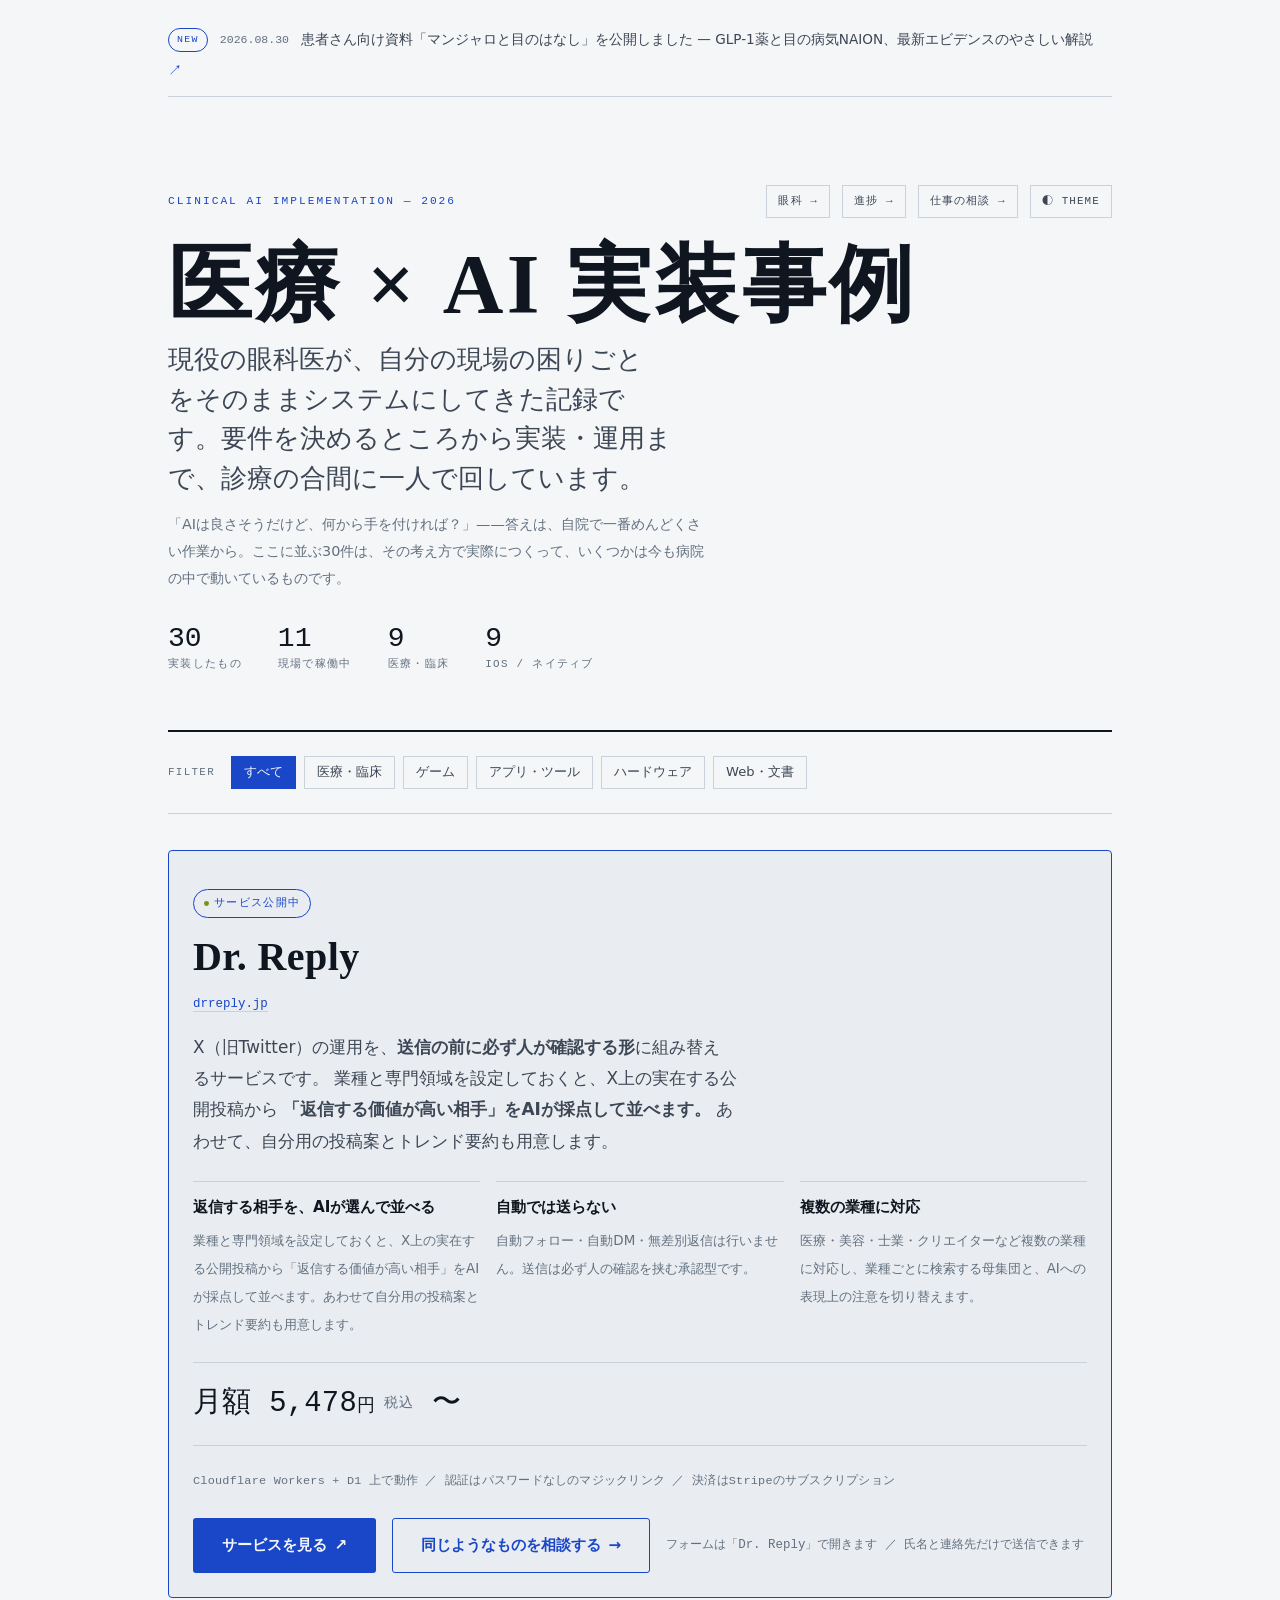
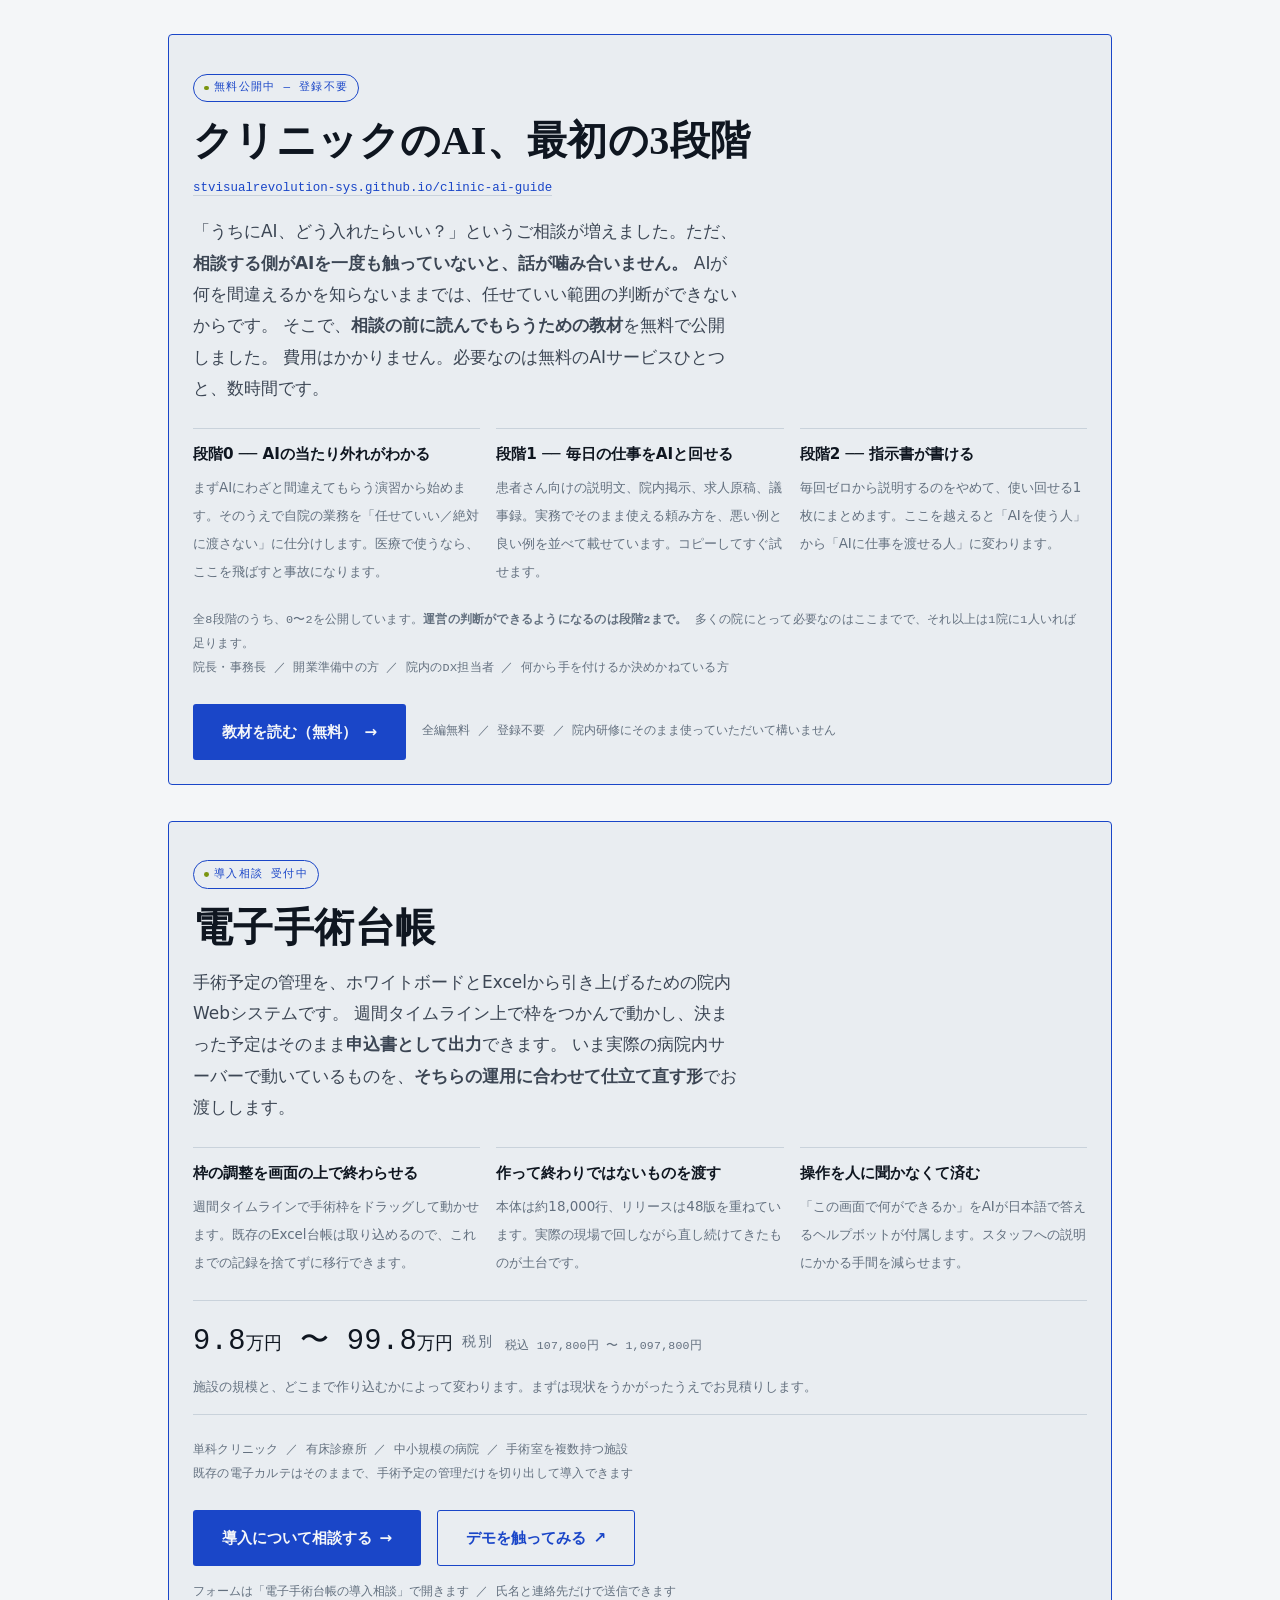
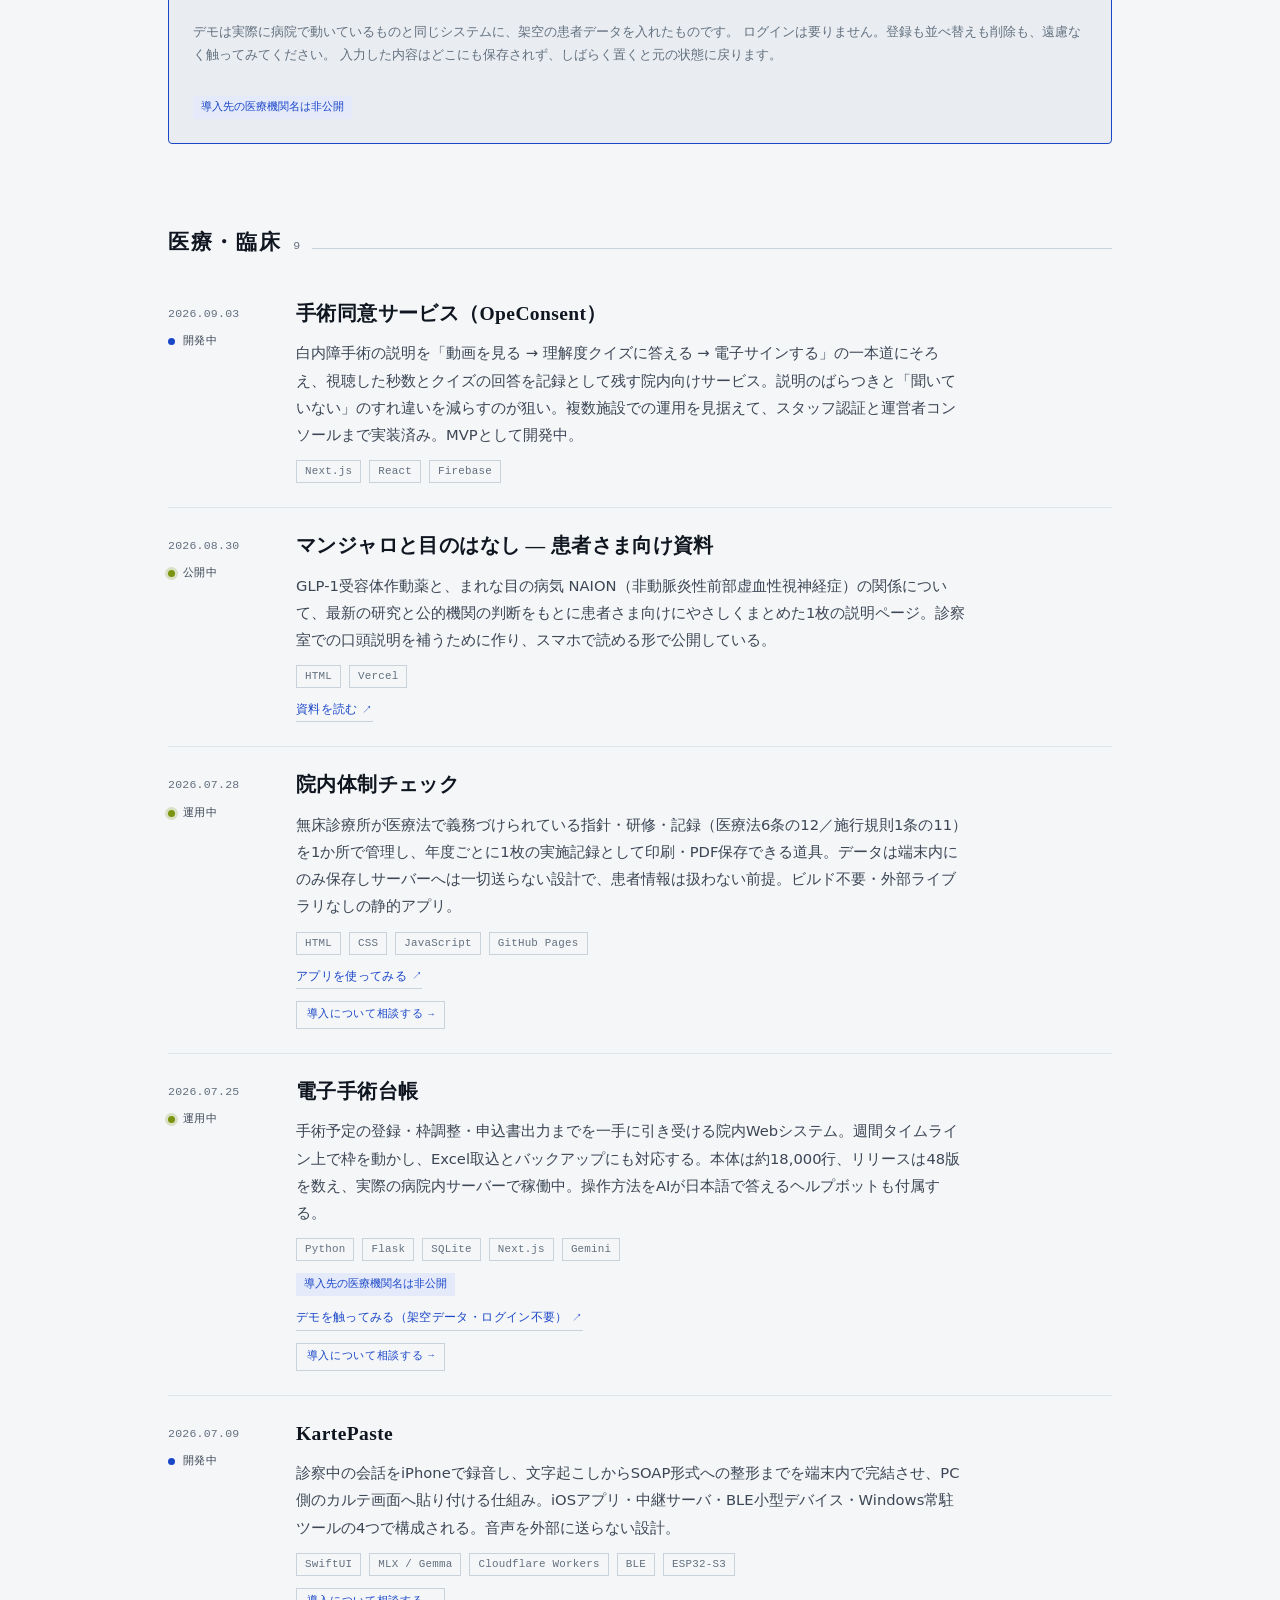
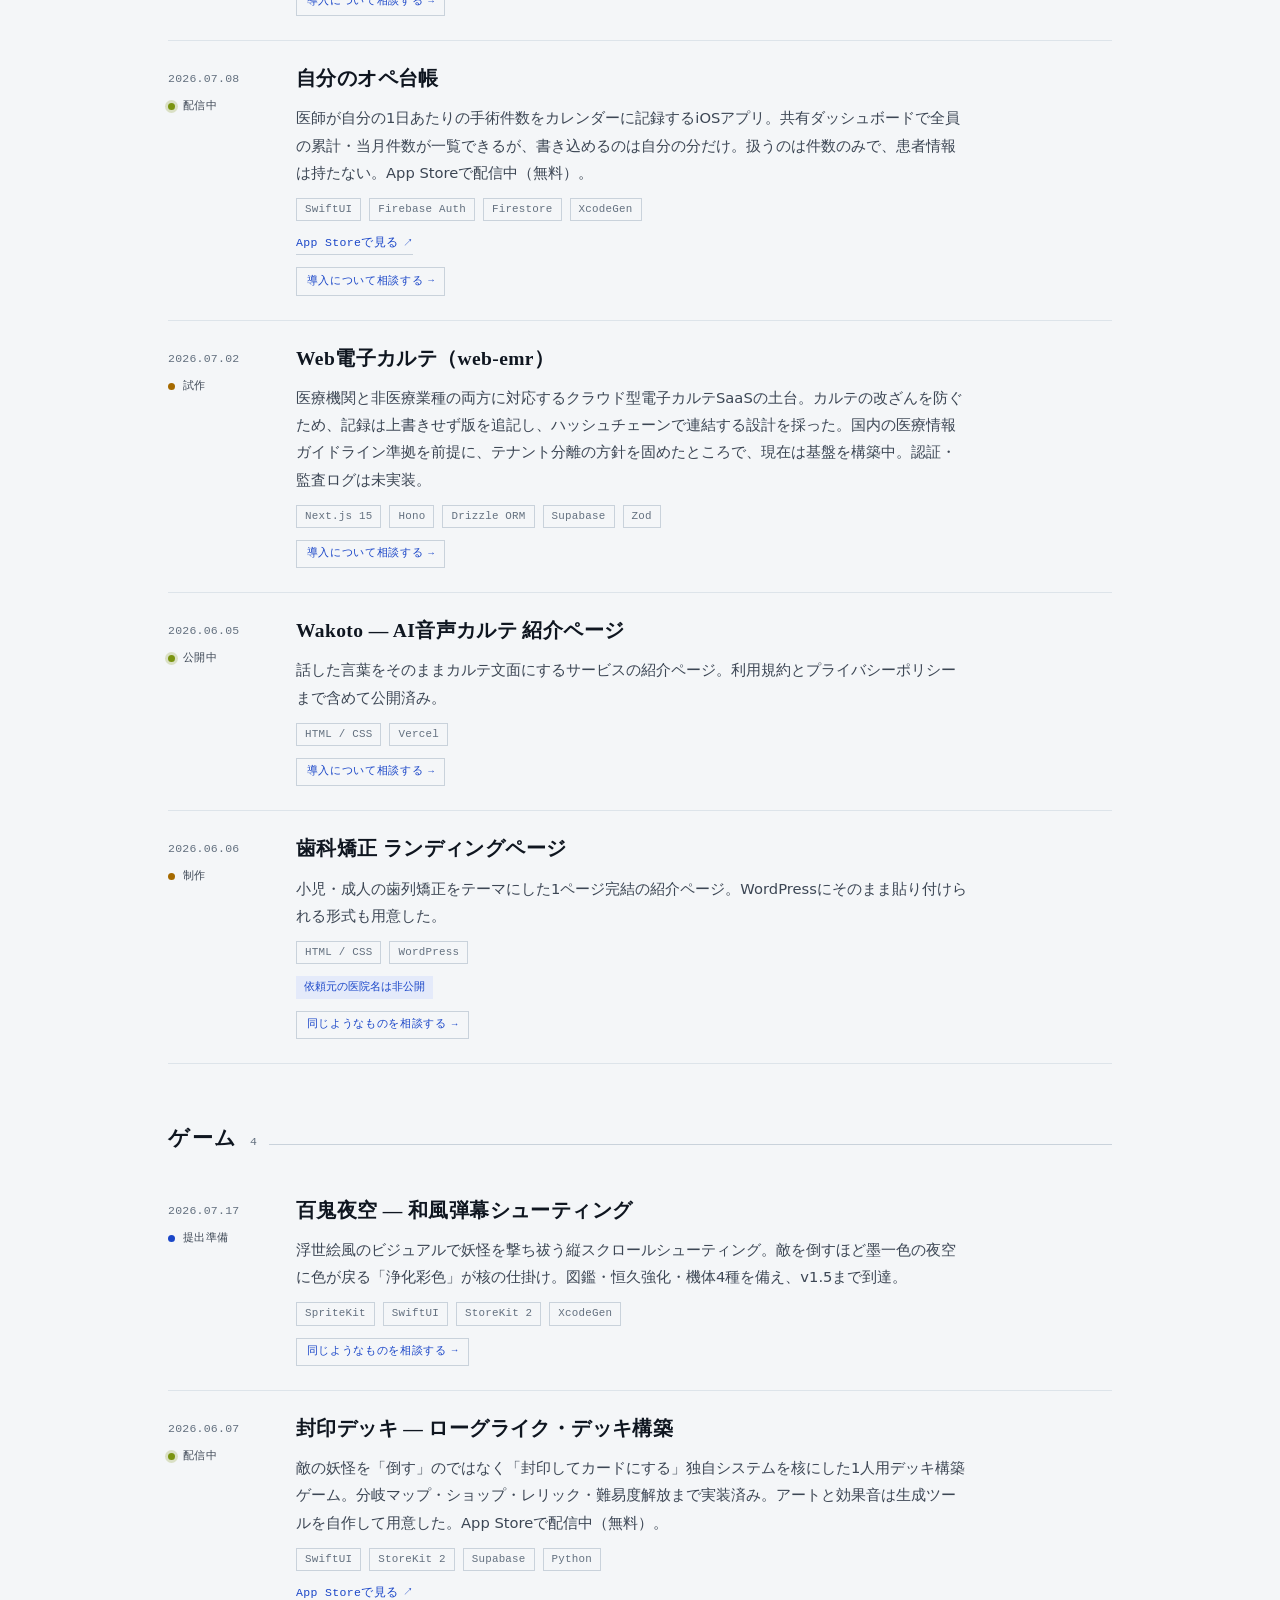
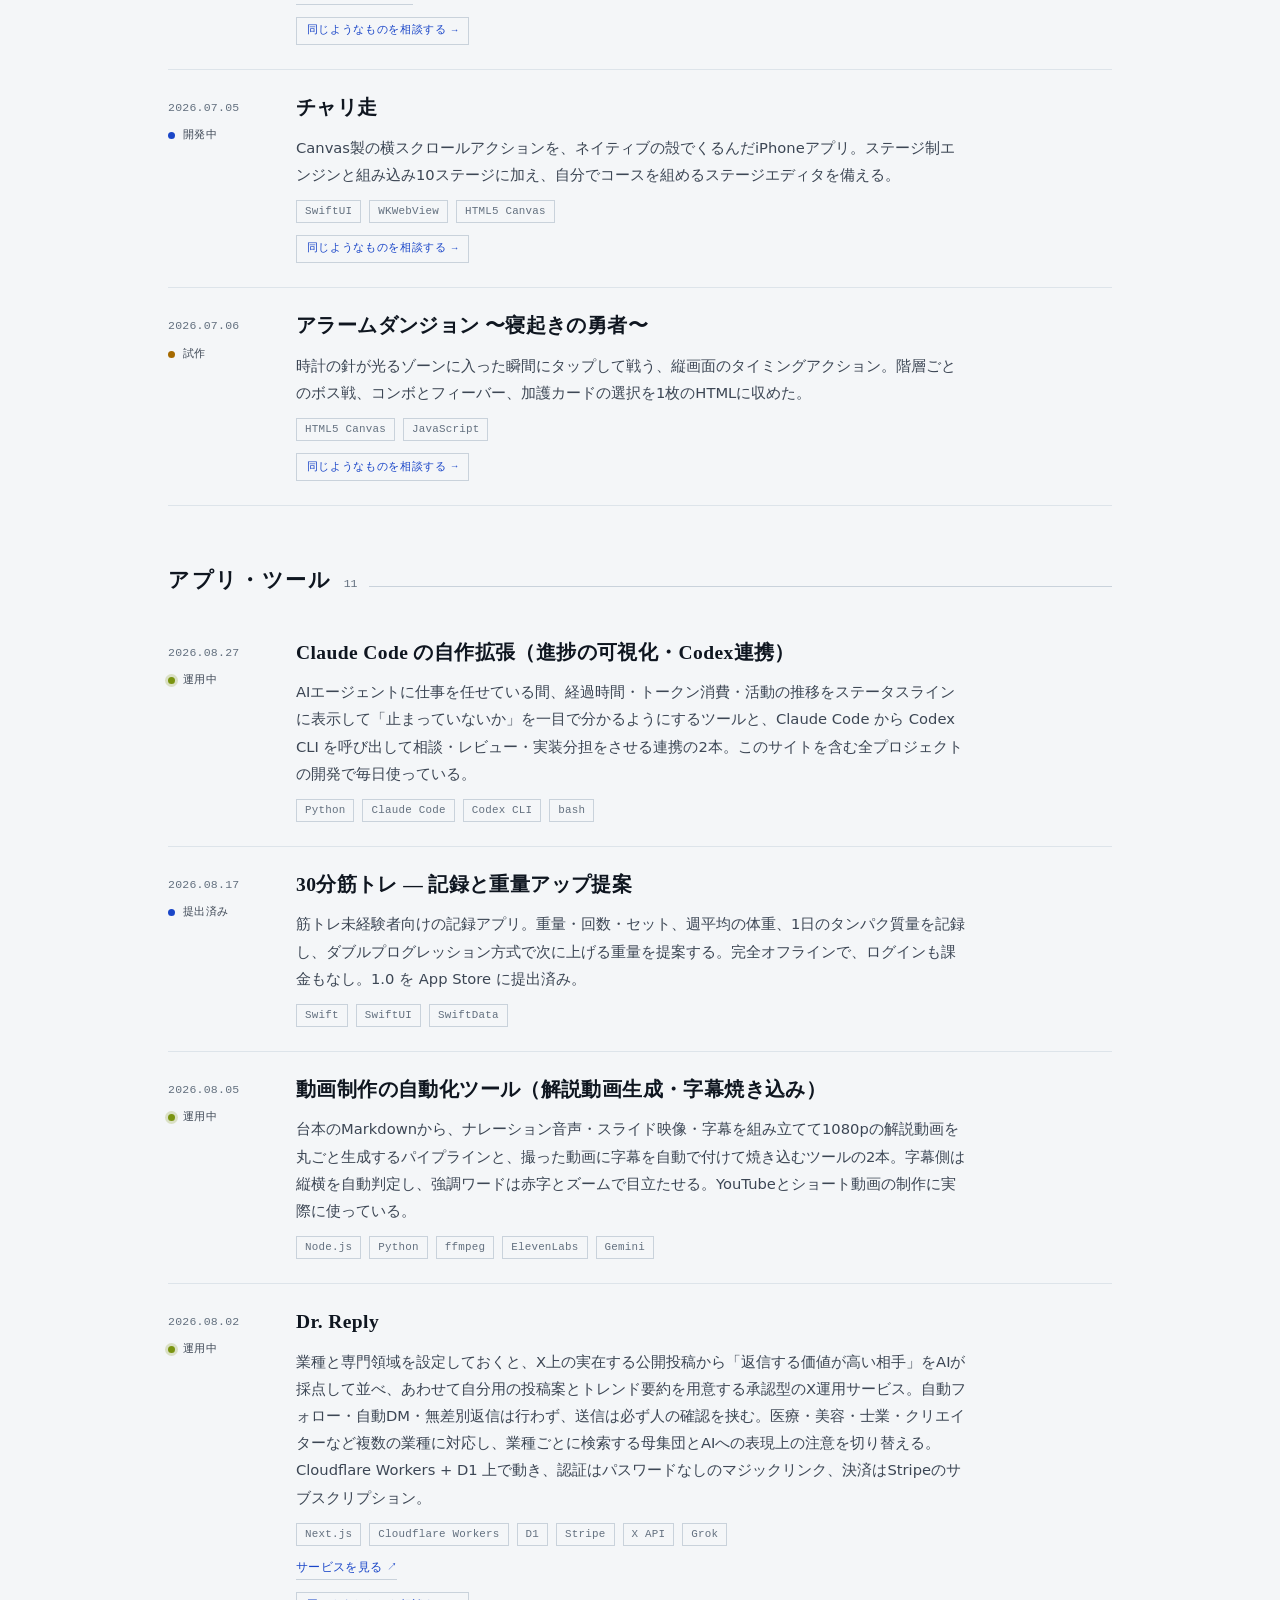
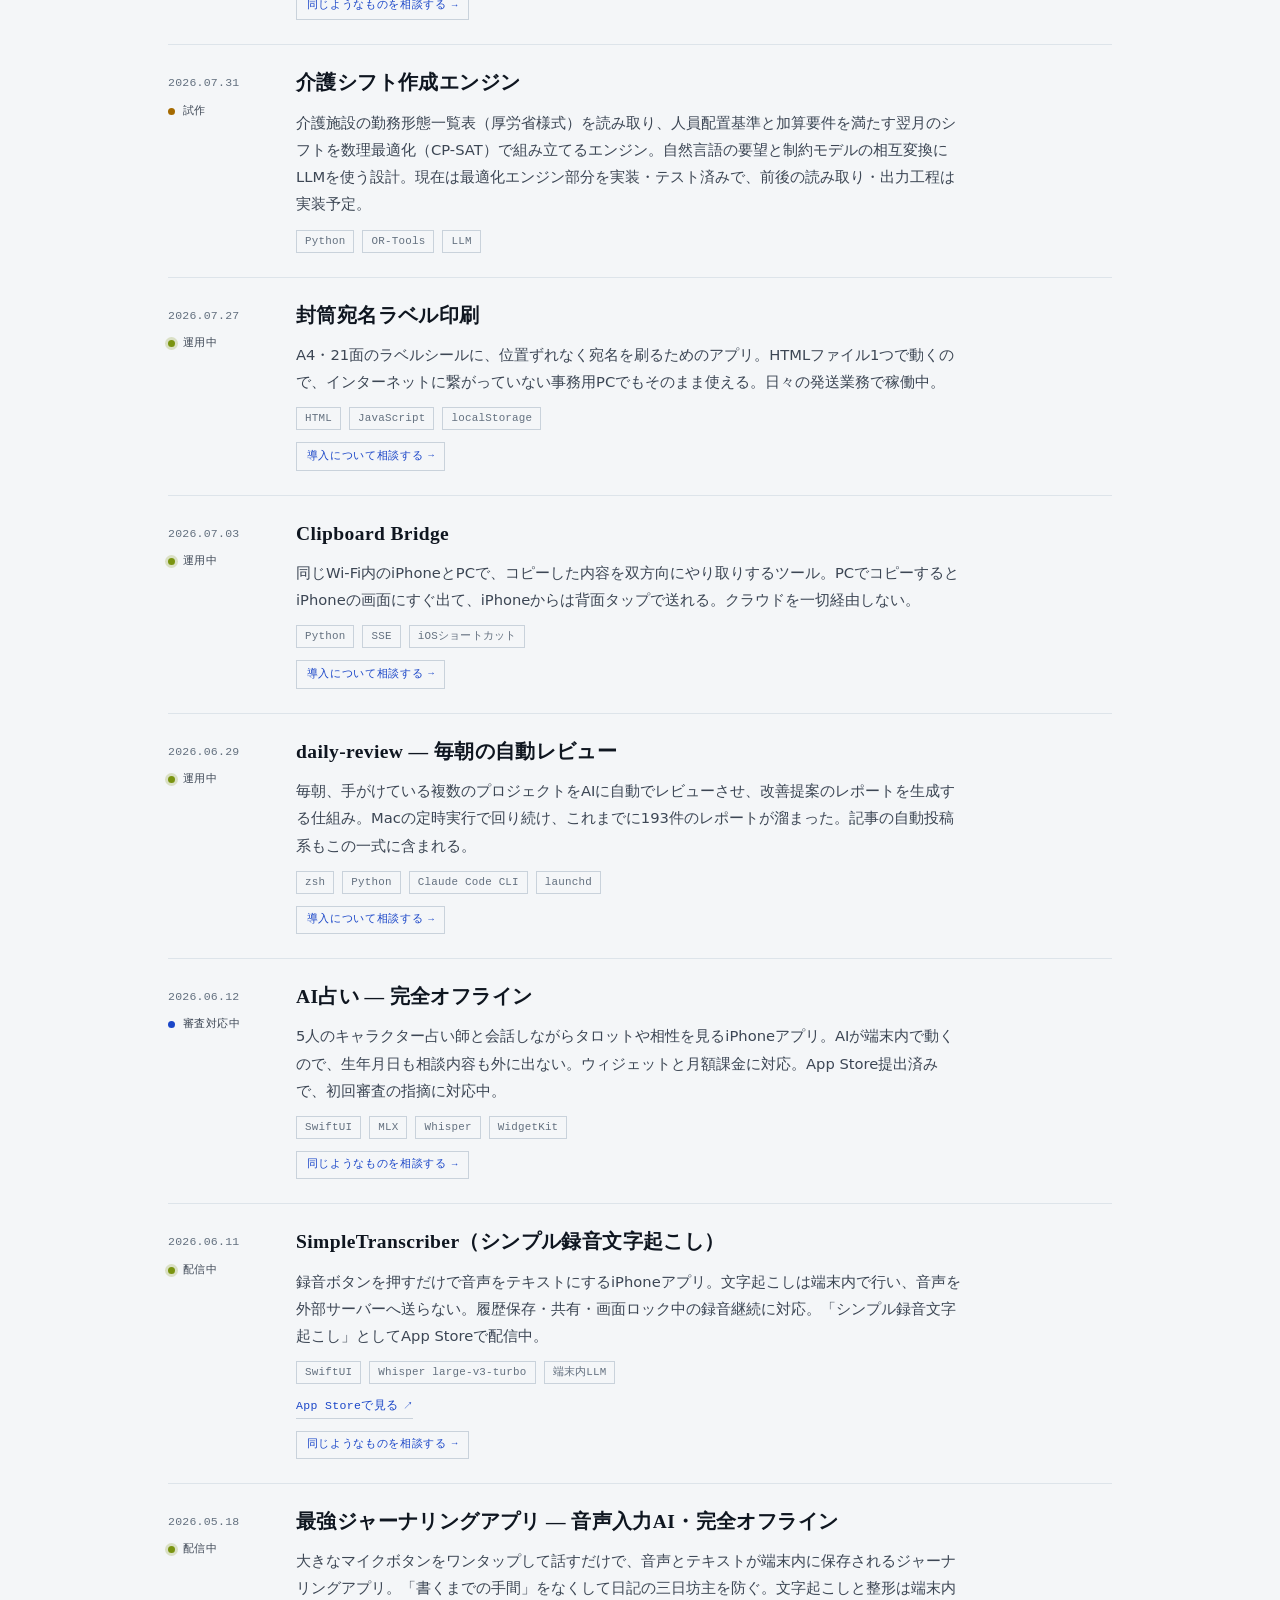
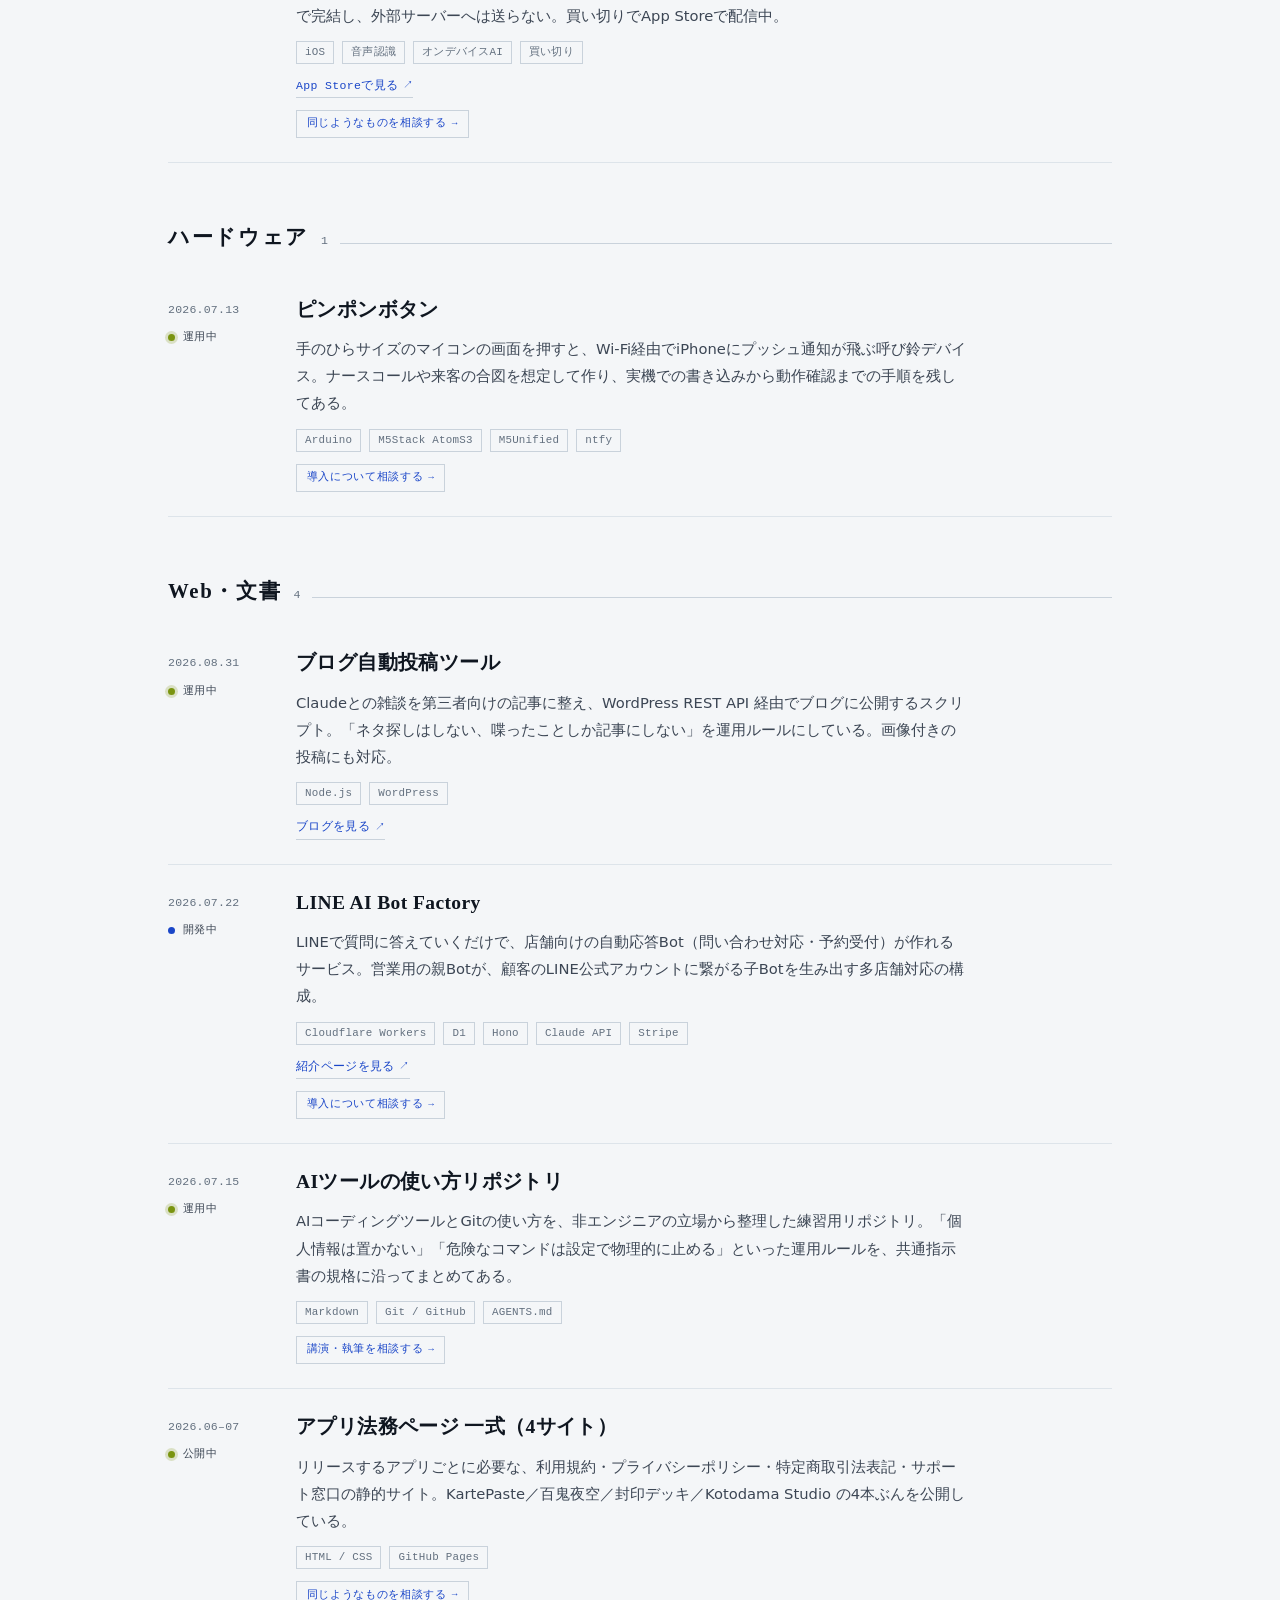
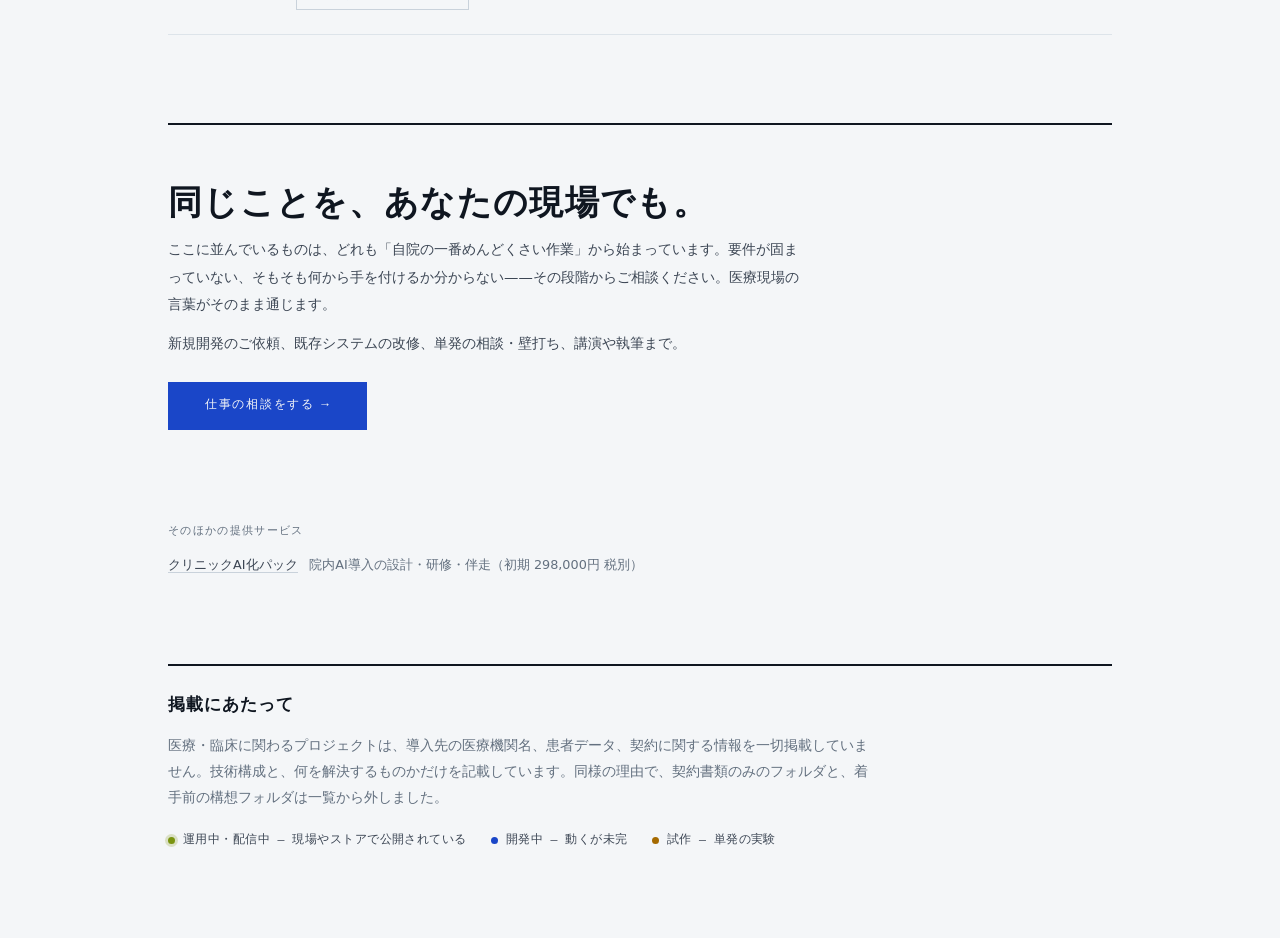
<file: index.html>
<!DOCTYPE html>
<html lang="ja">
<head>
<meta charset="utf-8">
<meta name="viewport" content="width=device-width, initial-scale=1">
<meta name="google-site-verification" content="rr6CP_XTVJjQjbSc3SnoGJn8SZLDikxbpkwrWB3Wq-A" />
<title>医療 × AI 実装事例 — 現役眼科医がつくった30のプロダクト</title>
<meta name="description" content="現役眼科医が、自院の「一番めんどくさい作業」からAIと自動化を入れてきた実装事例30件。院内システム、業務効率化ツール、生成AIの組み込みまで。">
<meta name="color-scheme" content="light dark">
<meta property="og:type" content="website">
<meta property="og:url" content="https://stvisualrevolution-sys.github.io/portfolio/">
<meta property="og:site_name" content="医療 × AI 実装事例">
<meta property="og:title" content="医療 × AI 実装事例 — 現役眼科医がつくった30のプロダクト">
<meta property="og:description" content="「AIは良さそうだけど、何から手を付ければ？」答えは、自院で一番めんどくさい作業から。実際に病院で動かしてきた30件の記録。">
<meta property="og:image" content="https://stvisualrevolution-sys.github.io/portfolio/ogp.png">
<meta property="og:image:width" content="1200">
<meta property="og:image:height" content="630">
<meta property="og:image:alt" content="医療 × AI 実装事例 — 現役眼科医がつくった30のプロダクト">
<meta name="twitter:card" content="summary_large_image">
<meta name="twitter:title" content="医療 × AI 実装事例 — 現役眼科医がつくった30のプロダクト">
<meta name="twitter:description" content="「AIは良さそうだけど、何から手を付ければ？」答えは、自院で一番めんどくさい作業から。実際に病院で動かしてきた30件の記録。">
<meta name="twitter:image" content="https://stvisualrevolution-sys.github.io/portfolio/ogp.png">
<link rel="icon" href="data:image/svg+xml,%3Csvg%20xmlns='http://www.w3.org/2000/svg'%20viewBox='0%200%2064%2064'%3E%3Crect%20width='64'%20height='64'%20rx='13'%20fill='%230B1220'/%3E%3Cpath%20d='M7%2035h9.5l4.5-14%206.5%2027%205.5-18%203.5%205h15'%20fill='none'%20stroke='%234C7BFF'%20stroke-width='5'%20stroke-linecap='round'%20stroke-linejoin='round'/%3E%3C/svg%3E">
<style>
  *, *::before, *::after { box-sizing: border-box; }
  body { margin: 0; }
  img, svg { max-width: 100%; }
  button { font: inherit; color: inherit; }

  /* ── Featured: Dr. Reply ───────────────────────────── */
  .featured {
    border: 2px solid var(--cobalt);
    border-radius: 4px;
    background: linear-gradient(180deg, var(--cobalt-soft), transparent 62%);
    padding: var(--s6) var(--s5) var(--s5);
    margin: var(--s6) 0 var(--s5);
  }
  .featured-flag {
    display: inline-flex;
    align-items: center;
    gap: .5em;
    font-family: var(--f-data);
    font-size: .68rem;
    letter-spacing: .12em;
    text-transform: uppercase;
    color: var(--cobalt);
    border: 1px solid var(--cobalt);
    border-radius: 999px;
    padding: .34em .9em;
    margin-bottom: var(--s4);
  }
  .featured-flag .dot {
    width: .45em; height: .45em; border-radius: 50%;
    background: var(--fluor); display: inline-block;
  }
  .featured h2 {
    font-family: var(--f-display);
    font-size: clamp(2rem, 5.2vw, 3rem);
    font-weight: 600;
    letter-spacing: .01em;
    line-height: 1.15;
    margin: 0 0 var(--s2);
  }
  .featured .featured-url {
    font-family: var(--f-data);
    font-size: .78rem;
    color: var(--cobalt);
    text-decoration: none;
    border-bottom: 1px solid var(--rule);
  }
  .featured-lead {
    font-size: 1.06rem;
    line-height: 1.85;
    color: var(--ink-soft);
    max-width: var(--measure);
    margin: var(--s4) 0 var(--s5);
  }
  .featured-points {
    display: grid;
    grid-template-columns: repeat(auto-fit, minmax(14rem, 1fr));
    gap: var(--s4);
    margin-bottom: var(--s5);
    padding: 0;
    list-style: none;
  }
  .featured-points li {
    border-top: 1px solid var(--rule);
    padding-top: var(--s3);
  }
  .featured-points b {
    display: block;
    font-size: .95rem;
    margin-bottom: .35em;
    color: var(--ink);
  }
  .featured-points span {
    font-size: .84rem;
    line-height: 1.75;
    color: var(--slate);
  }
  .featured-who {
    font-family: var(--f-data);
    font-size: .74rem;
    line-height: 2;
    color: var(--slate);
    letter-spacing: .02em;
    margin-bottom: var(--s5);
  }
  .featured-actions {
    display: flex;
    flex-wrap: wrap;
    align-items: center;
    gap: var(--s4);
  }
  .featured-cta {
    display: inline-flex;
    align-items: center;
    gap: .5em;
    background: var(--cobalt);
    color: var(--ground);
    font-size: .95rem;
    font-weight: 600;
    text-decoration: none;
    padding: .95em 1.9em;
    border-radius: 3px;
    transition: opacity .15s;
  }
  .featured-cta:hover { opacity: .88; }
  .featured-cta:focus-visible { outline: 2px solid var(--cobalt); outline-offset: 3px; }
  /* 併記する2番目の導線。相談ボタンと張り合わないよう、面を持たせず枠線だけにする */
  .featured-cta-ghost {
    background: transparent;
    color: var(--cobalt);
    border: 1px solid var(--cobalt);
    padding: calc(.95em - 1px) calc(1.9em - 1px);
    transition: background .15s, color .15s;
  }
  .featured-cta-ghost:hover { background: var(--cobalt); color: var(--ground); opacity: 1; }
  .featured-demo-note {
    margin: var(--s4) 0 0;
    font-size: .84rem;
    line-height: 1.75;
    color: var(--slate);
  }
  .featured-price {
    font-family: var(--f-data);
    font-size: .78rem;
    color: var(--slate);
  }

  /* 2番手の掲載。1番手と同じ組みのまま、面と枠だけ一段落とす */
  .featured.featured-sub {
    border-width: 1px;
    background: var(--ground-sub);
  }
  .featured.featured-sub h2 { font-size: clamp(1.7rem, 4.4vw, 2.5rem); }

  .featured-amount {
    display: flex;
    flex-wrap: wrap;
    align-items: baseline;
    gap: var(--s2) var(--s3);
    border-top: 1px solid var(--rule);
    border-bottom: 1px solid var(--rule);
    padding: var(--s4) 0;
    margin-bottom: var(--s5);
  }
  .featured-amount .figure {
    font-family: var(--f-data);
    font-size: clamp(1.35rem, 3.6vw, 1.8rem);
    font-variant-numeric: tabular-nums;
    letter-spacing: .01em;
    color: var(--ink);
  }
  .featured-amount .unit { font-size: .62em; }
  .featured-amount .tax {
    font-size: .5em;
    letter-spacing: .1em;
    color: var(--slate);
    margin-left: .6em;
    vertical-align: .25em;
  }
  .featured-amount .gross {
    font-family: var(--f-data);
    font-size: .72rem;
    font-variant-numeric: tabular-nums;
    color: var(--slate);
    letter-spacing: .02em;
  }
  .featured-amount .terms {
    font-size: .82rem;
    line-height: 1.7;
    color: var(--slate);
    flex-basis: 100%;
  }

  /* ── 主力商品の1枠だけ、他より一段強く見せる ─────── */
  .featured.featured-hero { margin-top: var(--s5); }
  .featured-hero .featured-flag {
    background: var(--cobalt);
    color: var(--ground);
    border-color: var(--cobalt);
  }
  .featured-hero .featured-flag .dot { background: var(--ground); }
  .featured-kicker {
    font-family: var(--f-display);
    font-size: clamp(1.05rem, 2.7vw, 1.4rem);
    font-weight: 600;
    line-height: 1.6;
    color: var(--cobalt);
    margin: var(--s2) 0 0;
  }

  /* パックの中身。伝票の封入物のように番号で並べる */
  .pack-list {
    list-style: none;
    padding: 0;
    margin: 0 0 var(--s5);
    border-top: 1px solid var(--rule);
    display: grid;
    grid-template-columns: repeat(auto-fit, minmax(17rem, 1fr));
    gap: 0 var(--s5);
  }
  .pack-list li {
    display: flex;
    gap: var(--s3);
    align-items: baseline;
    border-bottom: 1px solid var(--rule-soft);
    padding: var(--s3) 0;
    font-size: .92rem;
    line-height: 1.7;
    color: var(--ink-soft);
  }
  .pack-list .no {
    font-family: var(--f-data);
    font-size: .72rem;
    font-variant-numeric: tabular-nums;
    color: var(--cobalt);
    flex-shrink: 0;
  }
  .pack-list .plus {
    color: var(--fluor);
    font-family: var(--f-data);
    font-size: .72rem;
    flex-shrink: 0;
  }
  .pack-list li:last-child { color: var(--ink); font-weight: 600; }

  /* 相談する前に、何が起きるかを見せておく */
  .pack-flow {
    list-style: none;
    padding: 0;
    margin: 0 0 var(--s5);
    display: grid;
    grid-template-columns: repeat(auto-fit, minmax(11rem, 1fr));
    gap: var(--s4);
  }
  .pack-flow li { border-top: 2px solid var(--cobalt); padding-top: var(--s3); }
  .pack-flow b {
    display: block;
    font-family: var(--f-data);
    font-size: .66rem;
    letter-spacing: .12em;
    color: var(--cobalt);
    margin-bottom: .5em;
  }
  .pack-flow span { display: block; font-size: .84rem; line-height: 1.75; color: var(--slate); }

  /* 一番聞かれること（患者情報）への答えを、価格の手前に置く */
  .pack-safety {
    border-left: 3px solid var(--fluor);
    background: var(--ground-sub);
    padding: var(--s4) var(--s4) var(--s4) var(--s5);
    margin: 0 0 var(--s5);
    font-size: .9rem;
    line-height: 1.9;
    color: var(--ink-soft);
  }
  .pack-safety b { color: var(--ink); }

  @media (max-width: 560px) {
    .featured { padding: var(--s5) var(--s4) var(--s4); }
    .pack-list { gap: 0; }
  }

  </style>

<style>
  .topline {
    display: flex;
    align-items: center;
    justify-content: space-between;
    flex-wrap: wrap;
    gap: var(--s3) var(--s4);
  }

  .top-actions { display: flex; flex-wrap: wrap; gap: var(--s3); flex-shrink: 0; }

  .theme-toggle {
    flex-shrink: 0;
    background: var(--ground);
    border: 1px solid var(--rule);
    color: var(--ink-soft);
    font-family: var(--f-data);
    font-size: .68rem;
    letter-spacing: .1em;
    padding: .4rem .7rem;
    cursor: pointer;
    text-decoration: none;
    display: inline-flex;
    align-items: center;
    transition: border-color .15s, color .15s;
  }
  .theme-toggle:hover { border-color: var(--cobalt); color: var(--cobalt); }
  .theme-toggle:focus-visible { outline: 2px solid var(--cobalt); outline-offset: 2px; }

  .theme-toggle.cta { border-color: var(--cobalt); color: var(--cobalt); }
  .theme-toggle.cta:hover { background: var(--cobalt); color: var(--ground); }

  /* ── ページ最上部のお知らせバー ── */
  .notice-bar {
    display: flex;
    align-items: center;
    flex-wrap: wrap;
    gap: var(--s2) var(--s3);
    padding: var(--s3) 0;
    margin-top: var(--s4);
    border-bottom: 1px solid var(--rule);
    text-decoration: none;
    color: var(--ink-soft);
    font-size: .85rem;
    transition: color .15s;
  }
  .notice-bar:hover { color: var(--cobalt); }
  .notice-tag {
    font-family: var(--f-data);
    font-size: .62rem;
    letter-spacing: .14em;
    color: var(--cobalt);
    border: 1px solid var(--cobalt);
    border-radius: 999px;
    padding: .2em .8em;
    flex-shrink: 0;
  }
  .notice-date {
    font-family: var(--f-data);
    font-size: .72rem;
    color: var(--slate);
    flex-shrink: 0;
  }
  .notice-arrow { font-family: var(--f-data); color: var(--cobalt); }
</style>
<style>
  /* ─────────────────────────────────────────────
     医療 × AI 実装事例 / Clinical AI Implementation
     色: 細隙灯顕微鏡のコバルトブルーフィルタ由来
     字: 明朝(見出し) × ゴシック(本文) × 等幅(数値)
     組: カードを使わない、罫線だけの診療録組み
     ───────────────────────────────────────────── */

  :root {
    --ground:      #F4F6F8;
    --ground-sub:  #E9EDF1;
    --ink:         #0F1620;
    --ink-soft:    #3C4654;
    --slate:       #63707F;
    --rule:        #C9D2DB;
    --rule-soft:   #DDE4EA;
    --cobalt:      #1A46C8;
    --cobalt-soft: #E4EAFA;
    --fluor:       #7A9410;
    --amber:       #A56A00;

    --f-display: "Hiragino Mincho ProN", "Yu Mincho", "YuMincho", "Songti SC", serif;
    --f-body:    "Hiragino Sans", "Yu Gothic", "YuGothic", system-ui, -apple-system, sans-serif;
    --f-data:    ui-monospace, "SF Mono", "Menlo", "Consolas", monospace;

    --s1: .25rem;  --s2: .5rem;   --s3: .75rem;  --s4: 1rem;
    --s5: 1.5rem;  --s6: 2.25rem; --s7: 3.5rem;  --s8: 5.5rem;

    --measure: 34rem;
  }

  @media (prefers-color-scheme: dark) {
    :root {
      --ground:      #0C1219;
      --ground-sub:  #131C26;
      --ink:         #E7EDF3;
      --ink-soft:    #B4C0CD;
      --slate:       #8593A2;
      --rule:        #27333F;
      --rule-soft:   #1B242E;
      --cobalt:      #7D9CFF;
      --cobalt-soft: #16233F;
      --fluor:       #B9D93F;
      --amber:       #D9A03C;
    }
  }

  :root[data-theme="dark"] {
    --ground:      #0C1219;
    --ground-sub:  #131C26;
    --ink:         #E7EDF3;
    --ink-soft:    #B4C0CD;
    --slate:       #8593A2;
    --rule:        #27333F;
    --rule-soft:   #1B242E;
    --cobalt:      #7D9CFF;
    --cobalt-soft: #16233F;
    --fluor:       #B9D93F;
    --amber:       #D9A03C;
  }

  :root[data-theme="light"] {
    --ground:      #F4F6F8;
    --ground-sub:  #E9EDF1;
    --ink:         #0F1620;
    --ink-soft:    #3C4654;
    --slate:       #63707F;
    --rule:        #C9D2DB;
    --rule-soft:   #DDE4EA;
    --cobalt:      #1A46C8;
    --cobalt-soft: #E4EAFA;
    --fluor:       #7A9410;
    --amber:       #A56A00;
  }

  * { box-sizing: border-box; }

  body {
    margin: 0;
    background: var(--ground);
    color: var(--ink);
    font-family: var(--f-body);
    font-size: 16px;
    line-height: 1.75;
    -webkit-font-smoothing: antialiased;
    font-feature-settings: "palt" 1;
  }

  .wrap {
    max-width: 62rem;
    margin: 0 auto;
    padding: 0 var(--s5) var(--s8);
  }

  /* ── 視力表のように段階的に小さくなる導入部 ────────── */

  .masthead {
    display: flex;
    flex-direction: column;
    gap: var(--s5);
    padding: var(--s8) 0 var(--s7);
    border-bottom: 2px solid var(--ink);
  }

  .eyebrow {
    font-family: var(--f-data);
    font-size: .7rem;
    letter-spacing: .18em;
    text-transform: uppercase;
    color: var(--cobalt);
    margin: 0;
  }

  .chart {
    display: flex;
    flex-direction: column;
    gap: var(--s3);
  }

  .chart-1 {
    font-family: var(--f-display);
    font-size: clamp(2.75rem, 9vw, 5.25rem);
    font-weight: 600;
    line-height: 1.02;
    letter-spacing: .04em;
    margin: 0;
    text-wrap: balance;
  }

  .chart-2 {
    font-family: var(--f-display);
    font-size: clamp(1.15rem, 3vw, 1.6rem);
    font-weight: 400;
    line-height: 1.55;
    color: var(--ink-soft);
    margin: 0;
    max-width: var(--measure);
    text-wrap: balance;
  }

  .chart-3 {
    font-size: .9rem;
    line-height: 1.9;
    color: var(--slate);
    margin: 0;
    max-width: var(--measure);
  }

  /* ── 集計 ──────────────────────────────────── */

  .tally {
    display: flex;
    flex-wrap: wrap;
    gap: var(--s6);
    padding-top: var(--s2);
  }

  .tally-item {
    display: flex;
    flex-direction: column;
    gap: 2px;
  }

  .tally-n {
    font-family: var(--f-data);
    font-size: 1.75rem;
    font-variant-numeric: tabular-nums;
    line-height: 1;
    color: var(--ink);
  }

  .tally-l {
    font-family: var(--f-data);
    font-size: .68rem;
    letter-spacing: .12em;
    text-transform: uppercase;
    color: var(--slate);
  }

  /* ── 絞り込み ───────────────────────────────── */

  .filters {
    display: flex;
    flex-wrap: wrap;
    gap: var(--s2);
    align-items: center;
    padding: var(--s5) 0;
    border-bottom: 1px solid var(--rule);
    position: sticky;
    top: 0;
    background: var(--ground);
    z-index: 5;
  }

  .filters-label {
    font-family: var(--f-data);
    font-size: .68rem;
    letter-spacing: .12em;
    text-transform: uppercase;
    color: var(--slate);
    margin-right: var(--s2);
  }

  .chip {
    font-family: var(--f-body);
    font-size: .82rem;
    color: var(--ink-soft);
    background: transparent;
    border: 1px solid var(--rule);
    padding: var(--s1) var(--s3);
    cursor: pointer;
    transition: border-color .15s, color .15s, background .15s;
  }

  .chip:hover { border-color: var(--cobalt); color: var(--cobalt); }

  .chip:focus-visible {
    outline: 2px solid var(--cobalt);
    outline-offset: 2px;
  }

  .chip[aria-pressed="true"] {
    background: var(--cobalt);
    border-color: var(--cobalt);
    color: var(--ground);
  }

  /* ── 台帳本体 ───────────────────────────────── */

  .section-head {
    display: flex;
    align-items: baseline;
    gap: var(--s3);
    padding: var(--s7) 0 var(--s4);
  }

  .section-head h2 {
    font-family: var(--f-display);
    font-size: 1.3rem;
    font-weight: 600;
    letter-spacing: .08em;
    margin: 0;
  }

  .section-head .count {
    font-family: var(--f-data);
    font-size: .72rem;
    font-variant-numeric: tabular-nums;
    color: var(--slate);
  }

  .section-head .fill {
    flex: 1;
    height: 1px;
    background: var(--rule);
  }

  .entry {
    display: grid;
    grid-template-columns: 6.5rem 1fr;
    gap: 0 var(--s5);
    padding: var(--s5) 0;
    border-bottom: 1px solid var(--rule-soft);
    transition: background .15s;
  }

  .entry:hover { background: var(--ground-sub); }

  .entry-meta {
    display: flex;
    flex-direction: column;
    gap: var(--s2);
    padding-top: 4px;
  }

  .date {
    font-family: var(--f-data);
    font-size: .72rem;
    font-variant-numeric: tabular-nums;
    color: var(--slate);
    letter-spacing: .02em;
  }

  .status {
    display: inline-flex;
    align-items: center;
    gap: var(--s2);
    font-family: var(--f-data);
    font-size: .68rem;
    letter-spacing: .04em;
    color: var(--ink-soft);
  }

  .dot {
    width: 7px; height: 7px;
    border-radius: 50%;
    flex-shrink: 0;
    background: var(--slate);
  }

  .dot.live  { background: var(--fluor); box-shadow: 0 0 0 3px color-mix(in srgb, var(--fluor) 22%, transparent); }
  .dot.dev   { background: var(--cobalt); }
  .dot.proto { background: var(--amber); }
  .dot.idea  { background: transparent; border: 1px solid var(--slate); }

  .entry-body {
    display: flex;
    flex-direction: column;
    gap: var(--s3);
    min-width: 0;
  }

  .entry-title {
    font-family: var(--f-display);
    font-size: 1.22rem;
    font-weight: 600;
    line-height: 1.4;
    margin: 0;
    letter-spacing: .02em;
  }

  .entry-sum {
    font-size: .92rem;
    line-height: 1.85;
    color: var(--ink-soft);
    margin: 0;
    max-width: 42rem;
  }

  .tags {
    display: flex;
    flex-wrap: wrap;
    gap: var(--s2);
  }

  .tag {
    font-family: var(--f-data);
    font-size: .68rem;
    letter-spacing: .02em;
    color: var(--slate);
    border: 1px solid var(--rule);
    padding: 1px var(--s2);
  }

  .redacted {
    display: inline-flex;
    align-items: center;
    gap: var(--s2);
    font-family: var(--f-data);
    font-size: .68rem;
    color: var(--cobalt);
    background: var(--cobalt-soft);
    padding: 2px var(--s2);
    align-self: flex-start;
  }

  .entry-link {
    display: inline-flex;
    align-items: center;
    gap: .4em;
    font-family: var(--f-data);
    font-size: .72rem;
    letter-spacing: .03em;
    color: var(--cobalt);
    text-decoration: none;
    border-bottom: 1px solid var(--rule);
    padding-bottom: 1px;
    align-self: flex-start;
    transition: border-color .15s;
  }
  .entry-link:hover { border-color: var(--cobalt); }
  .entry-link:focus-visible { outline: 2px solid var(--cobalt); outline-offset: 2px; }
  .entry-link .arrow { font-size: .85em; }

  /* 各項目からフォームへ。種類と本文が入った状態で開く */
  .entry-ask {
    align-self: flex-start;
    display: inline-flex;
    align-items: center;
    gap: .45em;
    font-family: var(--f-data);
    font-size: .7rem;
    letter-spacing: .06em;
    color: var(--cobalt);
    text-decoration: none;
    border: 1px solid var(--rule);
    padding: .3em .85em;
    transition: border-color .15s, background .15s, color .15s;
  }
  .entry-ask:hover { border-color: var(--cobalt); background: var(--cobalt); color: var(--ground); }
  .entry-ask:focus-visible { outline: 2px solid var(--cobalt); outline-offset: 2px; }
  .entry-ask .arrow { font-size: .85em; }

  /* ── 依頼への導線 ───────────────────────────── */

  .cta-band {
    margin-top: var(--s8);
    padding: var(--s7) 0;
    border-top: 2px solid var(--ink);
    display: flex;
    flex-direction: column;
    gap: var(--s3);
  }

  .cta-band h2 {
    font-family: var(--f-display);
    font-size: clamp(1.5rem, 4vw, 2.1rem);
    font-weight: 600;
    letter-spacing: .04em;
    line-height: 1.3;
    margin: 0;
    text-wrap: balance;
  }

  .cta-band p {
    font-size: .9rem;
    line-height: 1.9;
    color: var(--ink-soft);
    margin: 0;
    max-width: 40rem;
  }

  .cta-link {
    align-self: flex-start;
    margin-top: var(--s3);
    font-family: var(--f-data);
    font-size: .78rem;
    letter-spacing: .14em;
    text-transform: uppercase;
    color: var(--ground);
    background: var(--cobalt);
    border: 1px solid var(--cobalt);
    padding: var(--s3) var(--s6);
    text-decoration: none;
    display: inline-flex;
    align-items: center;
    gap: .5em;
    transition: opacity .15s;
  }
  .cta-link:hover { opacity: .85; }
  .cta-link:focus-visible { outline: 2px solid var(--cobalt); outline-offset: 3px; }

  /* ── そのほかの提供サービス（一行ずつの控えめな表記） ── */

  .services-min {
    margin-top: var(--s6);
    display: flex;
    flex-direction: column;
    gap: var(--s3);
  }

  .services-min h2 {
    font-family: var(--f-data);
    font-size: .7rem;
    font-weight: 400;
    letter-spacing: .12em;
    color: var(--slate);
    margin: 0;
  }

  .services-min ul {
    list-style: none;
    margin: 0;
    padding: 0;
    display: flex;
    flex-direction: column;
    gap: var(--s2);
  }

  .services-min li {
    font-size: .8rem;
    line-height: 1.8;
    color: var(--slate);
  }

  .services-min a {
    color: var(--ink-soft);
    text-decoration: none;
    border-bottom: 1px solid var(--rule);
  }
  .services-min a:hover { color: var(--cobalt); border-bottom-color: var(--cobalt); }
  .services-min a:focus-visible { outline: 2px solid var(--cobalt); outline-offset: 2px; }

  .services-min li span { margin-left: .6em; }

  /* ── 注記 ──────────────────────────────────── */

  .note {
    margin-top: var(--s8);
    padding: var(--s5) 0 0;
    border-top: 2px solid var(--ink);
    display: flex;
    flex-direction: column;
    gap: var(--s3);
  }

  .note h2 {
    font-family: var(--f-display);
    font-size: 1.05rem;
    font-weight: 600;
    letter-spacing: .06em;
    margin: 0;
  }

  .note p {
    font-size: .86rem;
    line-height: 1.9;
    color: var(--slate);
    margin: 0;
    max-width: 44rem;
  }

  .legend {
    display: flex;
    flex-wrap: wrap;
    gap: var(--s5);
    padding-top: var(--s2);
  }

  .legend .status { font-size: .72rem; }

  @media (max-width: 40rem) {
    .entry { grid-template-columns: 1fr; gap: var(--s3); }
    .entry-meta { flex-direction: row; align-items: center; gap: var(--s4); padding-top: 0; }
    .filters { position: static; }
  }

  @media (prefers-reduced-motion: reduce) {
    * { transition: none !important; animation: none !important; }
  }
</style>
</head>
<body>

<div class="wrap">

  <a class="notice-bar" href="https://naion-patient-guide.vercel.app" target="_blank" rel="noopener">
    <span class="notice-tag">NEW</span>
    <span class="notice-date">2026.08.30</span>
    <span class="notice-text">患者さん向け資料「マンジャロと目のはなし」を公開しました — GLP-1薬と目の病気NAION、最新エビデンスのやさしい解説</span>
    <span class="notice-arrow">↗</span>
  </a>

  <header class="masthead">
    <div class="topline">
      <p class="eyebrow">Clinical AI Implementation — 2026</p>
      <div class="top-actions">
        <a class="theme-toggle" href="eye/">眼科 →</a>
        <a class="theme-toggle" href="progress.html">進捗 →</a>
        <a class="theme-toggle" href="contact.html">仕事の相談 →</a>
        <button class="theme-toggle" id="themeToggle" type="button" aria-label="配色を切り替える">◐ THEME</button>
      </div>
    </div>
    <div class="chart">
      <h1 class="chart-1">医療 × AI 実装事例</h1>
      <p class="chart-2">現役の眼科医が、自分の現場の困りごとをそのままシステムにしてきた記録です。要件を決めるところから実装・運用まで、診療の合間に一人で回しています。</p>
      <p class="chart-3">「AIは良さそうだけど、何から手を付ければ？」——答えは、自院で一番めんどくさい作業から。ここに並ぶ30件は、その考え方で実際につくって、いくつかは今も病院の中で動いているものです。</p>
    </div>
    <div class="tally">
      <div class="tally-item"><span class="tally-n">30</span><span class="tally-l">実装したもの</span></div>
      <div class="tally-item"><span class="tally-n">11</span><span class="tally-l">現場で稼働中</span></div>
      <div class="tally-item"><span class="tally-n">9</span><span class="tally-l">医療・臨床</span></div>
      <div class="tally-item"><span class="tally-n">9</span><span class="tally-l">iOS / ネイティブ</span></div>
    </div>
  </header>

  <nav class="filters" aria-label="分野で絞り込む">
    <span class="filters-label">Filter</span>
    <button class="chip" aria-pressed="true"  data-cat="all">すべて</button>
    <button class="chip" aria-pressed="false" data-cat="med">医療・臨床</button>
    <button class="chip" aria-pressed="false" data-cat="game">ゲーム</button>
    <button class="chip" aria-pressed="false" data-cat="tool">アプリ・ツール</button>
    <button class="chip" aria-pressed="false" data-cat="hw">ハードウェア</button>
    <button class="chip" aria-pressed="false" data-cat="web">Web・文書</button>
  </nav>

  <main>

    <!-- ══ 注目：Dr. Reply（X運用支援・運用中） ══════ -->
    <section class="featured featured-sub" aria-labelledby="drreply-title">
      <span class="featured-flag"><span class="dot"></span>サービス公開中</span>
      <h2 id="drreply-title">Dr. Reply</h2>
      <a class="featured-url" href="https://drreply.jp" target="_blank" rel="noopener">drreply.jp</a>

      <p class="featured-lead">
        X（旧Twitter）の運用を、<strong>送信の前に必ず人が確認する形</strong>に組み替えるサービスです。
        業種と専門領域を設定しておくと、X上の実在する公開投稿から
        <strong>「返信する価値が高い相手」をAIが採点して並べます。</strong>
        あわせて、自分用の投稿案とトレンド要約も用意します。
      </p>

      <ul class="featured-points">
        <li>
          <b>返信する相手を、AIが選んで並べる</b>
          <span>業種と専門領域を設定しておくと、X上の実在する公開投稿から「返信する価値が高い相手」をAIが採点して並べます。あわせて自分用の投稿案とトレンド要約も用意します。</span>
        </li>
        <li>
          <b>自動では送らない</b>
          <span>自動フォロー・自動DM・無差別返信は行いません。送信は必ず人の確認を挟む承認型です。</span>
        </li>
        <li>
          <b>複数の業種に対応</b>
          <span>医療・美容・士業・クリエイターなど複数の業種に対応し、業種ごとに検索する母集団と、AIへの表現上の注意を切り替えます。</span>
        </li>
      </ul>

      <div class="featured-amount">
        <span class="figure">月額 5,478<span class="unit">円</span><span class="tax">税込</span> 〜</span>
      </div>

      <p class="featured-who">
        Cloudflare Workers + D1 上で動作 ／ 認証はパスワードなしのマジックリンク ／ 決済はStripeのサブスクリプション
      </p>

      <div class="featured-actions">
        <a class="featured-cta" href="https://drreply.jp" target="_blank" rel="noopener">サービスを見る <span aria-hidden="true">↗</span></a>
        <a class="featured-cta featured-cta-ghost" href="contact.html?type=dr-reply#form">同じようなものを相談する <span aria-hidden="true">→</span></a>
        <span class="featured-price">フォームは「Dr. Reply」で開きます ／ 氏名と連絡先だけで送信できます</span>
      </div>
    </section>

    <!-- ══ 注目：クリニックのAI、最初の3段階（無料教材） ══ -->
    <section class="featured featured-sub" aria-labelledby="guide-title">
      <span class="featured-flag"><span class="dot"></span>無料公開中 — 登録不要</span>
      <h2 id="guide-title">クリニックのAI、最初の3段階</h2>
      <a class="featured-url" href="https://stvisualrevolution-sys.github.io/clinic-ai-guide/">stvisualrevolution-sys.github.io/clinic-ai-guide</a>

      <p class="featured-lead">
        「うちにAI、どう入れたらいい？」というご相談が増えました。ただ、
        <strong>相談する側がAIを一度も触っていないと、話が噛み合いません。</strong>
        AIが何を間違えるかを知らないままでは、任せていい範囲の判断ができないからです。
        そこで、<strong>相談の前に読んでもらうための教材</strong>を無料で公開しました。
        費用はかかりません。必要なのは無料のAIサービスひとつと、数時間です。
      </p>

      <ul class="featured-points">
        <li>
          <b>段階0 ── AIの当たり外れがわかる</b>
          <span>まずAIにわざと間違えてもらう演習から始めます。そのうえで自院の業務を「任せていい／絶対に渡さない」に仕分けします。医療で使うなら、ここを飛ばすと事故になります。</span>
        </li>
        <li>
          <b>段階1 ── 毎日の仕事をAIと回せる</b>
          <span>患者さん向けの説明文、院内掲示、求人原稿、議事録。実務でそのまま使える頼み方を、悪い例と良い例を並べて載せています。コピーしてすぐ試せます。</span>
        </li>
        <li>
          <b>段階2 ── 指示書が書ける</b>
          <span>毎回ゼロから説明するのをやめて、使い回せる1枚にまとめます。ここを越えると「AIを使う人」から「AIに仕事を渡せる人」に変わります。</span>
        </li>
      </ul>

      <p class="featured-who">
        全8段階のうち、0〜2を公開しています。<strong>運営の判断ができるようになるのは段階2まで。</strong>
        多くの院にとって必要なのはここまでで、それ以上は1院に1人いれば足ります。<br>
        院長・事務長 ／ 開業準備中の方 ／ 院内のDX担当者 ／ 何から手を付けるか決めかねている方
      </p>

      <div class="featured-actions">
        <a class="featured-cta" href="https://stvisualrevolution-sys.github.io/clinic-ai-guide/">教材を読む（無料） <span aria-hidden="true">→</span></a>
        <span class="featured-price">全編無料 ／ 登録不要 ／ 院内研修にそのまま使っていただいて構いません</span>
      </div>
    </section>

    <!-- ══ 注目：電子手術台帳（導入受付） ══════════ -->
    <section class="featured featured-sub" aria-labelledby="ledger-title">
      <span class="featured-flag"><span class="dot"></span>導入相談 受付中</span>
      <h2 id="ledger-title">電子手術台帳</h2>

      <p class="featured-lead">
        手術予定の管理を、ホワイトボードとExcelから引き上げるための院内Webシステムです。
        週間タイムライン上で枠をつかんで動かし、決まった予定はそのまま<strong>申込書として出力</strong>できます。
        いま実際の病院内サーバーで動いているものを、<strong>そちらの運用に合わせて仕立て直す形</strong>でお渡しします。
      </p>

      <ul class="featured-points">
        <li>
          <b>枠の調整を画面の上で終わらせる</b>
          <span>週間タイムラインで手術枠をドラッグして動かせます。既存のExcel台帳は取り込めるので、これまでの記録を捨てずに移行できます。</span>
        </li>
        <li>
          <b>作って終わりではないものを渡す</b>
          <span>本体は約18,000行、リリースは48版を重ねています。実際の現場で回しながら直し続けてきたものが土台です。</span>
        </li>
        <li>
          <b>操作を人に聞かなくて済む</b>
          <span>「この画面で何ができるか」をAIが日本語で答えるヘルプボットが付属します。スタッフへの説明にかかる手間を減らせます。</span>
        </li>
      </ul>

      <div class="featured-amount">
        <span class="figure">9.8<span class="unit">万円</span> 〜 99.8<span class="unit">万円</span><span class="tax">税別</span></span>
        <span class="gross">税込 107,800円 〜 1,097,800円</span>
        <span class="terms">施設の規模と、どこまで作り込むかによって変わります。まずは現状をうかがったうえでお見積りします。</span>
      </div>

      <p class="featured-who">
        単科クリニック ／ 有床診療所 ／ 中小規模の病院 ／ 手術室を複数持つ施設<br>
        既存の電子カルテはそのままで、手術予定の管理だけを切り出して導入できます
      </p>

      <div class="featured-actions">
        <a class="featured-cta" href="contact.html?type=surgical-ledger#form">導入について相談する <span aria-hidden="true">→</span></a>
        <a class="featured-cta featured-cta-ghost" href="https://surgery-registry-demo-wine.vercel.app" target="_blank" rel="noopener">デモを触ってみる <span aria-hidden="true">↗</span></a>
        <span class="featured-price">フォームは「電子手術台帳の導入相談」で開きます ／ 氏名と連絡先だけで送信できます</span>
      </div>

      <p class="featured-demo-note">
        デモは実際に病院で動いているものと同じシステムに、架空の患者データを入れたものです。
        ログインは要りません。登録も並べ替えも削除も、遠慮なく触ってみてください。
        入力した内容はどこにも保存されず、しばらく置くと元の状態に戻ります。
      </p>

      <p style="margin: var(--s5) 0 0;"><span class="redacted">導入先の医療機関名は非公開</span></p>
    </section>

    <!-- ══ 医療・臨床 ══════════════════════════ -->
    <section data-sec="med">
      <div class="section-head">
        <h2>医療・臨床</h2><span class="count">9</span><span class="fill"></span>
      </div>

      <article class="entry" data-cat="med">
        <div class="entry-meta">
          <span class="date">2026.09.03</span>
          <span class="status"><span class="dot dev"></span>開発中</span>
        </div>
        <div class="entry-body">
          <h3 class="entry-title">手術同意サービス（OpeConsent）</h3>
          <p class="entry-sum">白内障手術の説明を「動画を見る → 理解度クイズに答える → 電子サインする」の一本道にそろえ、視聴した秒数とクイズの回答を記録として残す院内向けサービス。説明のばらつきと「聞いていない」のすれ違いを減らすのが狙い。複数施設での運用を見据えて、スタッフ認証と運営者コンソールまで実装済み。MVPとして開発中。</p>
          <div class="tags"><span class="tag">Next.js</span><span class="tag">React</span><span class="tag">Firebase</span></div>
        </div>
      </article>

      <article class="entry" data-cat="med">
        <div class="entry-meta">
          <span class="date">2026.08.30</span>
          <span class="status"><span class="dot live"></span>公開中</span>
        </div>
        <div class="entry-body">
          <h3 class="entry-title">マンジャロと目のはなし — 患者さま向け資料</h3>
          <p class="entry-sum">GLP-1受容体作動薬と、まれな目の病気 NAION（非動脈炎性前部虚血性視神経症）の関係について、最新の研究と公的機関の判断をもとに患者さま向けにやさしくまとめた1枚の説明ページ。診察室での口頭説明を補うために作り、スマホで読める形で公開している。</p>
          <div class="tags"><span class="tag">HTML</span><span class="tag">Vercel</span></div>
          <a class="entry-link" href="https://naion-patient-guide.vercel.app" target="_blank" rel="noopener">資料を読む <span class="arrow">↗</span></a>
        </div>
      </article>

      <article class="entry" data-cat="med">
        <div class="entry-meta">
          <span class="date">2026.07.28</span>
          <span class="status"><span class="dot live"></span>運用中</span>
        </div>
        <div class="entry-body">
          <h3 class="entry-title">院内体制チェック</h3>
          <p class="entry-sum">無床診療所が医療法で義務づけられている指針・研修・記録（医療法6条の12／施行規則1条の11）を1か所で管理し、年度ごとに1枚の実施記録として印刷・PDF保存できる道具。データは端末内にのみ保存しサーバーへは一切送らない設計で、患者情報は扱わない前提。ビルド不要・外部ライブラリなしの静的アプリ。</p>
          <div class="tags"><span class="tag">HTML</span><span class="tag">CSS</span><span class="tag">JavaScript</span><span class="tag">GitHub Pages</span></div>
          <a class="entry-link" href="https://stvisualrevolution-sys.github.io/innai-taisei-check/" target="_blank" rel="noopener">アプリを使ってみる <span class="arrow">↗</span></a>
          <a class="entry-ask" href="contact.html?type=innai-check#form">導入について相談する <span class="arrow">→</span></a>
        </div>
      </article>

      <article class="entry" data-cat="med">
        <div class="entry-meta">
          <span class="date">2026.07.25</span>
          <span class="status"><span class="dot live"></span>運用中</span>
        </div>
        <div class="entry-body">
          <h3 class="entry-title">電子手術台帳</h3>
          <p class="entry-sum">手術予定の登録・枠調整・申込書出力までを一手に引き受ける院内Webシステム。週間タイムライン上で枠を動かし、Excel取込とバックアップにも対応する。本体は約18,000行、リリースは48版を数え、実際の病院内サーバーで稼働中。操作方法をAIが日本語で答えるヘルプボットも付属する。</p>
          <div class="tags"><span class="tag">Python</span><span class="tag">Flask</span><span class="tag">SQLite</span><span class="tag">Next.js</span><span class="tag">Gemini</span></div>
          <span class="redacted">導入先の医療機関名は非公開</span>
          <a class="entry-link" href="https://surgery-registry-demo-wine.vercel.app" target="_blank" rel="noopener">デモを触ってみる（架空データ・ログイン不要） <span class="arrow">↗</span></a>
          <a class="entry-ask" href="contact.html?type=surgical-ledger#form">導入について相談する <span class="arrow">→</span></a>
        </div>
      </article>

      <article class="entry" data-cat="med">
        <div class="entry-meta">
          <span class="date">2026.07.09</span>
          <span class="status"><span class="dot dev"></span>開発中</span>
        </div>
        <div class="entry-body">
          <h3 class="entry-title">KartePaste</h3>
          <p class="entry-sum">診察中の会話をiPhoneで録音し、文字起こしからSOAP形式への整形までを端末内で完結させ、PC側のカルテ画面へ貼り付ける仕組み。iOSアプリ・中継サーバ・BLE小型デバイス・Windows常駐ツールの4つで構成される。音声を外部に送らない設計。</p>
          <div class="tags"><span class="tag">SwiftUI</span><span class="tag">MLX / Gemma</span><span class="tag">Cloudflare Workers</span><span class="tag">BLE</span><span class="tag">ESP32-S3</span></div>
          <a class="entry-ask" href="contact.html?type=kartepaste#form">導入について相談する <span class="arrow">→</span></a>
        </div>
      </article>

      <article class="entry" data-cat="med tool">
        <div class="entry-meta">
          <span class="date">2026.07.08</span>
          <span class="status"><span class="dot live"></span>配信中</span>
        </div>
        <div class="entry-body">
          <h3 class="entry-title">自分のオペ台帳</h3>
          <p class="entry-sum">医師が自分の1日あたりの手術件数をカレンダーに記録するiOSアプリ。共有ダッシュボードで全員の累計・当月件数が一覧できるが、書き込めるのは自分の分だけ。扱うのは件数のみで、患者情報は持たない。App Storeで配信中（無料）。</p>
          <div class="tags"><span class="tag">SwiftUI</span><span class="tag">Firebase Auth</span><span class="tag">Firestore</span><span class="tag">XcodeGen</span></div>
          <a class="entry-link" href="https://apps.apple.com/jp/app/id6795844176" target="_blank" rel="noopener">App Storeで見る <span class="arrow">↗</span></a>
          <a class="entry-ask" href="contact.html?type=my-op-ledger#form">導入について相談する <span class="arrow">→</span></a>
        </div>
      </article>

      <article class="entry" data-cat="med">
        <div class="entry-meta">
          <span class="date">2026.07.02</span>
          <span class="status"><span class="dot proto"></span>試作</span>
        </div>
        <div class="entry-body">
          <h3 class="entry-title">Web電子カルテ（web-emr）</h3>
          <p class="entry-sum">医療機関と非医療業種の両方に対応するクラウド型電子カルテSaaSの土台。カルテの改ざんを防ぐため、記録は上書きせず版を追記し、ハッシュチェーンで連結する設計を採った。国内の医療情報ガイドライン準拠を前提に、テナント分離の方針を固めたところで、現在は基盤を構築中。認証・監査ログは未実装。</p>
          <div class="tags"><span class="tag">Next.js 15</span><span class="tag">Hono</span><span class="tag">Drizzle ORM</span><span class="tag">Supabase</span><span class="tag">Zod</span></div>
          <a class="entry-ask" href="contact.html?type=web-emr#form">導入について相談する <span class="arrow">→</span></a>
        </div>
      </article>

      <article class="entry" data-cat="med">
        <div class="entry-meta">
          <span class="date">2026.06.05</span>
          <span class="status"><span class="dot live"></span>公開中</span>
        </div>
        <div class="entry-body">
          <h3 class="entry-title">Wakoto — AI音声カルテ 紹介ページ</h3>
          <p class="entry-sum">話した言葉をそのままカルテ文面にするサービスの紹介ページ。利用規約とプライバシーポリシーまで含めて公開済み。</p>
          <div class="tags"><span class="tag">HTML / CSS</span><span class="tag">Vercel</span></div>
          <a class="entry-ask" href="contact.html?type=wakoto#form">導入について相談する <span class="arrow">→</span></a>
        </div>
      </article>

      <article class="entry" data-cat="med">
        <div class="entry-meta">
          <span class="date">2026.06.06</span>
          <span class="status"><span class="dot proto"></span>制作</span>
        </div>
        <div class="entry-body">
          <h3 class="entry-title">歯科矯正 ランディングページ</h3>
          <p class="entry-sum">小児・成人の歯列矯正をテーマにした1ページ完結の紹介ページ。WordPressにそのまま貼り付けられる形式も用意した。</p>
          <div class="tags"><span class="tag">HTML / CSS</span><span class="tag">WordPress</span></div>
          <span class="redacted">依頼元の医院名は非公開</span>
          <a class="entry-ask" href="contact.html?type=ortho-lp#form">同じようなものを相談する <span class="arrow">→</span></a>
        </div>
      </article>
    </section>

    <!-- ══ ゲーム ══════════════════════════════ -->
    <section data-sec="game">
      <div class="section-head">
        <h2>ゲーム</h2><span class="count">4</span><span class="fill"></span>
      </div>

      <article class="entry" data-cat="game">
        <div class="entry-meta">
          <span class="date">2026.07.17</span>
          <span class="status"><span class="dot dev"></span>提出準備</span>
        </div>
        <div class="entry-body">
          <h3 class="entry-title">百鬼夜空 — 和風弾幕シューティング</h3>
          <p class="entry-sum">浮世絵風のビジュアルで妖怪を撃ち祓う縦スクロールシューティング。敵を倒すほど墨一色の夜空に色が戻る「浄化彩色」が核の仕掛け。図鑑・恒久強化・機体4種を備え、v1.5まで到達。</p>
          <div class="tags"><span class="tag">SpriteKit</span><span class="tag">SwiftUI</span><span class="tag">StoreKit 2</span><span class="tag">XcodeGen</span></div>
          <a class="entry-ask" href="contact.html?type=hyakki-yazora#form">同じようなものを相談する <span class="arrow">→</span></a>
        </div>
      </article>

      <article class="entry" data-cat="game">
        <div class="entry-meta">
          <span class="date">2026.06.07</span>
          <span class="status"><span class="dot live"></span>配信中</span>
        </div>
        <div class="entry-body">
          <h3 class="entry-title">封印デッキ — ローグライク・デッキ構築</h3>
          <p class="entry-sum">敵の妖怪を「倒す」のではなく「封印してカードにする」独自システムを核にした1人用デッキ構築ゲーム。分岐マップ・ショップ・レリック・難易度解放まで実装済み。アートと効果音は生成ツールを自作して用意した。App Storeで配信中（無料）。</p>
          <div class="tags"><span class="tag">SwiftUI</span><span class="tag">StoreKit 2</span><span class="tag">Supabase</span><span class="tag">Python</span></div>
          <a class="entry-link" href="https://apps.apple.com/jp/app/id6775309819" target="_blank" rel="noopener">App Storeで見る <span class="arrow">↗</span></a>
          <a class="entry-ask" href="contact.html?type=fuin-deck#form">同じようなものを相談する <span class="arrow">→</span></a>
        </div>
      </article>

      <article class="entry" data-cat="game">
        <div class="entry-meta">
          <span class="date">2026.07.05</span>
          <span class="status"><span class="dot dev"></span>開発中</span>
        </div>
        <div class="entry-body">
          <h3 class="entry-title">チャリ走</h3>
          <p class="entry-sum">Canvas製の横スクロールアクションを、ネイティブの殻でくるんだiPhoneアプリ。ステージ制エンジンと組み込み10ステージに加え、自分でコースを組めるステージエディタを備える。</p>
          <div class="tags"><span class="tag">SwiftUI</span><span class="tag">WKWebView</span><span class="tag">HTML5 Canvas</span></div>
          <a class="entry-ask" href="contact.html?type=chari-sou#form">同じようなものを相談する <span class="arrow">→</span></a>
        </div>
      </article>

      <article class="entry" data-cat="game">
        <div class="entry-meta">
          <span class="date">2026.07.06</span>
          <span class="status"><span class="dot proto"></span>試作</span>
        </div>
        <div class="entry-body">
          <h3 class="entry-title">アラームダンジョン 〜寝起きの勇者〜</h3>
          <p class="entry-sum">時計の針が光るゾーンに入った瞬間にタップして戦う、縦画面のタイミングアクション。階層ごとのボス戦、コンボとフィーバー、加護カードの選択を1枚のHTMLに収めた。</p>
          <div class="tags"><span class="tag">HTML5 Canvas</span><span class="tag">JavaScript</span></div>
          <a class="entry-ask" href="contact.html?type=alarm-dungeon#form">同じようなものを相談する <span class="arrow">→</span></a>
        </div>
      </article>
    </section>

    <!-- ══ アプリ・ツール ═══════════════════════ -->
    <section data-sec="tool">
      <div class="section-head">
        <h2>アプリ・ツール</h2><span class="count">11</span><span class="fill"></span>
      </div>

      <article class="entry" data-cat="tool">
        <div class="entry-meta">
          <span class="date">2026.08.27</span>
          <span class="status"><span class="dot live"></span>運用中</span>
        </div>
        <div class="entry-body">
          <h3 class="entry-title">Claude Code の自作拡張（進捗の可視化・Codex連携）</h3>
          <p class="entry-sum">AIエージェントに仕事を任せている間、経過時間・トークン消費・活動の推移をステータスラインに表示して「止まっていないか」を一目で分かるようにするツールと、Claude Code から Codex CLI を呼び出して相談・レビュー・実装分担をさせる連携の2本。このサイトを含む全プロジェクトの開発で毎日使っている。</p>
          <div class="tags"><span class="tag">Python</span><span class="tag">Claude Code</span><span class="tag">Codex CLI</span><span class="tag">bash</span></div>
        </div>
      </article>

      <article class="entry" data-cat="tool">
        <div class="entry-meta">
          <span class="date">2026.08.17</span>
          <span class="status"><span class="dot dev"></span>提出済み</span>
        </div>
        <div class="entry-body">
          <h3 class="entry-title">30分筋トレ — 記録と重量アップ提案</h3>
          <p class="entry-sum">筋トレ未経験者向けの記録アプリ。重量・回数・セット、週平均の体重、1日のタンパク質量を記録し、ダブルプログレッション方式で次に上げる重量を提案する。完全オフラインで、ログインも課金もなし。1.0 を App Store に提出済み。</p>
          <div class="tags"><span class="tag">Swift</span><span class="tag">SwiftUI</span><span class="tag">SwiftData</span></div>
        </div>
      </article>

      <article class="entry" data-cat="tool">
        <div class="entry-meta">
          <span class="date">2026.08.05</span>
          <span class="status"><span class="dot live"></span>運用中</span>
        </div>
        <div class="entry-body">
          <h3 class="entry-title">動画制作の自動化ツール（解説動画生成・字幕焼き込み）</h3>
          <p class="entry-sum">台本のMarkdownから、ナレーション音声・スライド映像・字幕を組み立てて1080pの解説動画を丸ごと生成するパイプラインと、撮った動画に字幕を自動で付けて焼き込むツールの2本。字幕側は縦横を自動判定し、強調ワードは赤字とズームで目立たせる。YouTubeとショート動画の制作に実際に使っている。</p>
          <div class="tags"><span class="tag">Node.js</span><span class="tag">Python</span><span class="tag">ffmpeg</span><span class="tag">ElevenLabs</span><span class="tag">Gemini</span></div>
        </div>
      </article>

      <article class="entry" data-cat="tool">
        <div class="entry-meta">
          <span class="date">2026.08.02</span>
          <span class="status"><span class="dot live"></span>運用中</span>
        </div>
        <div class="entry-body">
          <h3 class="entry-title">Dr. Reply</h3>
          <p class="entry-sum">業種と専門領域を設定しておくと、X上の実在する公開投稿から「返信する価値が高い相手」をAIが採点して並べ、あわせて自分用の投稿案とトレンド要約を用意する承認型のX運用サービス。自動フォロー・自動DM・無差別返信は行わず、送信は必ず人の確認を挟む。医療・美容・士業・クリエイターなど複数の業種に対応し、業種ごとに検索する母集団とAIへの表現上の注意を切り替える。Cloudflare Workers + D1 上で動き、認証はパスワードなしのマジックリンク、決済はStripeのサブスクリプション。</p>
          <div class="tags"><span class="tag">Next.js</span><span class="tag">Cloudflare Workers</span><span class="tag">D1</span><span class="tag">Stripe</span><span class="tag">X API</span><span class="tag">Grok</span></div>
          <a class="entry-link" href="https://drreply.jp" target="_blank" rel="noopener">サービスを見る <span class="arrow">↗</span></a>
          <a class="entry-ask" href="contact.html?type=dr-reply#form">同じようなものを相談する <span class="arrow">→</span></a>
        </div>
      </article>

      <article class="entry" data-cat="tool">
        <div class="entry-meta">
          <span class="date">2026.07.31</span>
          <span class="status"><span class="dot proto"></span>試作</span>
        </div>
        <div class="entry-body">
          <h3 class="entry-title">介護シフト作成エンジン</h3>
          <p class="entry-sum">介護施設の勤務形態一覧表（厚労省様式）を読み取り、人員配置基準と加算要件を満たす翌月のシフトを数理最適化（CP-SAT）で組み立てるエンジン。自然言語の要望と制約モデルの相互変換にLLMを使う設計。現在は最適化エンジン部分を実装・テスト済みで、前後の読み取り・出力工程は実装予定。</p>
          <div class="tags"><span class="tag">Python</span><span class="tag">OR-Tools</span><span class="tag">LLM</span></div>
        </div>
      </article>

      <article class="entry" data-cat="tool">
        <div class="entry-meta">
          <span class="date">2026.07.27</span>
          <span class="status"><span class="dot live"></span>運用中</span>
        </div>
        <div class="entry-body">
          <h3 class="entry-title">封筒宛名ラベル印刷</h3>
          <p class="entry-sum">A4・21面のラベルシールに、位置ずれなく宛名を刷るためのアプリ。HTMLファイル1つで動くので、インターネットに繋がっていない事務用PCでもそのまま使える。日々の発送業務で稼働中。</p>
          <div class="tags"><span class="tag">HTML</span><span class="tag">JavaScript</span><span class="tag">localStorage</span></div>
          <a class="entry-ask" href="contact.html?type=envelope-label#form">導入について相談する <span class="arrow">→</span></a>
        </div>
      </article>

      <article class="entry" data-cat="tool">
        <div class="entry-meta">
          <span class="date">2026.07.03</span>
          <span class="status"><span class="dot live"></span>運用中</span>
        </div>
        <div class="entry-body">
          <h3 class="entry-title">Clipboard Bridge</h3>
          <p class="entry-sum">同じWi-Fi内のiPhoneとPCで、コピーした内容を双方向にやり取りするツール。PCでコピーするとiPhoneの画面にすぐ出て、iPhoneからは背面タップで送れる。クラウドを一切経由しない。</p>
          <div class="tags"><span class="tag">Python</span><span class="tag">SSE</span><span class="tag">iOSショートカット</span></div>
          <a class="entry-ask" href="contact.html?type=clipboard-bridge#form">導入について相談する <span class="arrow">→</span></a>
        </div>
      </article>

      <article class="entry" data-cat="tool">
        <div class="entry-meta">
          <span class="date">2026.06.29</span>
          <span class="status"><span class="dot live"></span>運用中</span>
        </div>
        <div class="entry-body">
          <h3 class="entry-title">daily-review — 毎朝の自動レビュー</h3>
          <p class="entry-sum">毎朝、手がけている複数のプロジェクトをAIに自動でレビューさせ、改善提案のレポートを生成する仕組み。Macの定時実行で回り続け、これまでに193件のレポートが溜まった。記事の自動投稿系もこの一式に含まれる。</p>
          <div class="tags"><span class="tag">zsh</span><span class="tag">Python</span><span class="tag">Claude Code CLI</span><span class="tag">launchd</span></div>
          <a class="entry-ask" href="contact.html?type=daily-review#form">導入について相談する <span class="arrow">→</span></a>
        </div>
      </article>

      <article class="entry" data-cat="tool">
        <div class="entry-meta">
          <span class="date">2026.06.12</span>
          <span class="status"><span class="dot dev"></span>審査対応中</span>
        </div>
        <div class="entry-body">
          <h3 class="entry-title">AI占い — 完全オフライン</h3>
          <p class="entry-sum">5人のキャラクター占い師と会話しながらタロットや相性を見るiPhoneアプリ。AIが端末内で動くので、生年月日も相談内容も外に出ない。ウィジェットと月額課金に対応。App Store提出済みで、初回審査の指摘に対応中。</p>
          <div class="tags"><span class="tag">SwiftUI</span><span class="tag">MLX</span><span class="tag">Whisper</span><span class="tag">WidgetKit</span></div>
          <a class="entry-ask" href="contact.html?type=ai-uranai#form">同じようなものを相談する <span class="arrow">→</span></a>
        </div>
      </article>

      <article class="entry" data-cat="tool">
        <div class="entry-meta">
          <span class="date">2026.06.11</span>
          <span class="status"><span class="dot live"></span>配信中</span>
        </div>
        <div class="entry-body">
          <h3 class="entry-title">SimpleTranscriber（シンプル録音文字起こし）</h3>
          <p class="entry-sum">録音ボタンを押すだけで音声をテキストにするiPhoneアプリ。文字起こしは端末内で行い、音声を外部サーバーへ送らない。履歴保存・共有・画面ロック中の録音継続に対応。「シンプル録音文字起こし」としてApp Storeで配信中。</p>
          <div class="tags"><span class="tag">SwiftUI</span><span class="tag">Whisper large-v3-turbo</span><span class="tag">端末内LLM</span></div>
          <a class="entry-link" href="https://apps.apple.com/jp/app/id6762348161" target="_blank" rel="noopener">App Storeで見る <span class="arrow">↗</span></a>
          <a class="entry-ask" href="contact.html?type=simple-transcriber#form">同じようなものを相談する <span class="arrow">→</span></a>
        </div>
      </article>

      <article class="entry" data-cat="tool">
        <div class="entry-meta">
          <span class="date">2026.05.18</span>
          <span class="status"><span class="dot live"></span>配信中</span>
        </div>
        <div class="entry-body">
          <h3 class="entry-title">最強ジャーナリングアプリ — 音声入力AI・完全オフライン</h3>
          <p class="entry-sum">大きなマイクボタンをワンタップして話すだけで、音声とテキストが端末内に保存されるジャーナリングアプリ。「書くまでの手間」をなくして日記の三日坊主を防ぐ。文字起こしと整形は端末内で完結し、外部サーバーへは送らない。買い切りでApp Storeで配信中。</p>
          <div class="tags"><span class="tag">iOS</span><span class="tag">音声認識</span><span class="tag">オンデバイスAI</span><span class="tag">買い切り</span></div>
          <a class="entry-link" href="https://apps.apple.com/jp/app/id6769603544" target="_blank" rel="noopener">App Storeで見る <span class="arrow">↗</span></a>
          <a class="entry-ask" href="contact.html?type=journaling#form">同じようなものを相談する <span class="arrow">→</span></a>
        </div>
      </article>
    </section>

    <!-- ══ ハードウェア ═════════════════════════ -->
    <section data-sec="hw">
      <div class="section-head">
        <h2>ハードウェア</h2><span class="count">1</span><span class="fill"></span>
      </div>

      <article class="entry" data-cat="hw">
        <div class="entry-meta">
          <span class="date">2026.07.13</span>
          <span class="status"><span class="dot live"></span>運用中</span>
        </div>
        <div class="entry-body">
          <h3 class="entry-title">ピンポンボタン</h3>
          <p class="entry-sum">手のひらサイズのマイコンの画面を押すと、Wi-Fi経由でiPhoneにプッシュ通知が飛ぶ呼び鈴デバイス。ナースコールや来客の合図を想定して作り、実機での書き込みから動作確認までの手順を残してある。</p>
          <div class="tags"><span class="tag">Arduino</span><span class="tag">M5Stack AtomS3</span><span class="tag">M5Unified</span><span class="tag">ntfy</span></div>
          <a class="entry-ask" href="contact.html?type=pingpong-button#form">導入について相談する <span class="arrow">→</span></a>
        </div>
      </article>
    </section>

    <!-- ══ Web・文書 ═══════════════════════════ -->
    <section data-sec="web">
      <div class="section-head">
        <h2>Web・文書</h2><span class="count">4</span><span class="fill"></span>
      </div>

      <article class="entry" data-cat="web">
        <div class="entry-meta">
          <span class="date">2026.08.31</span>
          <span class="status"><span class="dot live"></span>運用中</span>
        </div>
        <div class="entry-body">
          <h3 class="entry-title">ブログ自動投稿ツール</h3>
          <p class="entry-sum">Claudeとの雑談を第三者向けの記事に整え、WordPress REST API 経由でブログに公開するスクリプト。「ネタ探しはしない、喋ったことしか記事にしない」を運用ルールにしている。画像付きの投稿にも対応。</p>
          <div class="tags"><span class="tag">Node.js</span><span class="tag">WordPress</span></div>
          <a class="entry-link" href="https://miyakonojohn.com" target="_blank" rel="noopener">ブログを見る <span class="arrow">↗</span></a>
        </div>
      </article>

      <article class="entry" data-cat="web">
        <div class="entry-meta">
          <span class="date">2026.07.22</span>
          <span class="status"><span class="dot dev"></span>開発中</span>
        </div>
        <div class="entry-body">
          <h3 class="entry-title">LINE AI Bot Factory</h3>
          <p class="entry-sum">LINEで質問に答えていくだけで、店舗向けの自動応答Bot（問い合わせ対応・予約受付）が作れるサービス。営業用の親Botが、顧客のLINE公式アカウントに繋がる子Botを生み出す多店舗対応の構成。</p>
          <div class="tags"><span class="tag">Cloudflare Workers</span><span class="tag">D1</span><span class="tag">Hono</span><span class="tag">Claude API</span><span class="tag">Stripe</span></div>
          <a class="entry-link" href="https://line-bot-factory.stvisualrevolution.workers.dev/" target="_blank" rel="noopener">紹介ページを見る <span class="arrow">↗</span></a>
          <a class="entry-ask" href="contact.html?type=line-bot-factory#form">導入について相談する <span class="arrow">→</span></a>
        </div>
      </article>

      <article class="entry" data-cat="web">
        <div class="entry-meta">
          <span class="date">2026.07.15</span>
          <span class="status"><span class="dot live"></span>運用中</span>
        </div>
        <div class="entry-body">
          <h3 class="entry-title">AIツールの使い方リポジトリ</h3>
          <p class="entry-sum">AIコーディングツールとGitの使い方を、非エンジニアの立場から整理した練習用リポジトリ。「個人情報は置かない」「危険なコマンドは設定で物理的に止める」といった運用ルールを、共通指示書の規格に沿ってまとめてある。</p>
          <div class="tags"><span class="tag">Markdown</span><span class="tag">Git / GitHub</span><span class="tag">AGENTS.md</span></div>
          <a class="entry-ask" href="contact.html?type=ai-tools-repo#form">講演・執筆を相談する <span class="arrow">→</span></a>
        </div>
      </article>

      <article class="entry" data-cat="web">
        <div class="entry-meta">
          <span class="date">2026.06–07</span>
          <span class="status"><span class="dot live"></span>公開中</span>
        </div>
        <div class="entry-body">
          <h3 class="entry-title">アプリ法務ページ 一式（4サイト）</h3>
          <p class="entry-sum">リリースするアプリごとに必要な、利用規約・プライバシーポリシー・特定商取引法表記・サポート窓口の静的サイト。KartePaste／百鬼夜空／封印デッキ／Kotodama Studio の4本ぶんを公開している。</p>
          <div class="tags"><span class="tag">HTML / CSS</span><span class="tag">GitHub Pages</span></div>
          <a class="entry-ask" href="contact.html?type=legal-pages#form">同じようなものを相談する <span class="arrow">→</span></a>
        </div>
      </article>
    </section>

  </main>

  <section class="cta-band">
    <h2>同じことを、あなたの現場でも。</h2>
    <p>ここに並んでいるものは、どれも「自院の一番めんどくさい作業」から始まっています。要件が固まっていない、そもそも何から手を付けるか分からない——その段階からご相談ください。医療現場の言葉がそのまま通じます。</p>
    <p>新規開発のご依頼、既存システムの改修、単発の相談・壁打ち、講演や執筆まで。</p>
    <a class="cta-link" href="contact.html">仕事の相談をする <span aria-hidden="true">→</span></a>
  </section>

  <!-- ══ そのほかの提供サービス（控えめな一行表記） ══ -->
  <section class="services-min" aria-labelledby="services-min-title">
    <h2 id="services-min-title">そのほかの提供サービス</h2>
    <ul>
      <li>
        <a href="clinic-ai-pack.html">クリニックAI化パック</a>
        <span>院内AI導入の設計・研修・伴走（初期 298,000円 税別）</span>
      </li>
    </ul>
  </section>

  <footer class="note">
    <h2>掲載にあたって</h2>
    <p>医療・臨床に関わるプロジェクトは、導入先の医療機関名、患者データ、契約に関する情報を一切掲載していません。技術構成と、何を解決するものかだけを記載しています。同様の理由で、契約書類のみのフォルダと、着手前の構想フォルダは一覧から外しました。</p>
    <div class="legend">
      <span class="status"><span class="dot live"></span>運用中・配信中 — 現場やストアで公開されている</span>
      <span class="status"><span class="dot dev"></span>開発中 — 動くが未完</span>
      <span class="status"><span class="dot proto"></span>試作 — 単発の実験</span>
    </div>
</footer>

</div>

<script>
  (function () {
    var chips = Array.prototype.slice.call(document.querySelectorAll('.chip'));
    var sections = Array.prototype.slice.call(document.querySelectorAll('section[data-sec]'));
    var bar = document.querySelector('.filters');

    // data-cat は空白区切りで複数持てる（例 "med tool"）。
    // 両方の分類に顔を出すものがあるので、節の件数はそのつど数え直す。
    function apply(cat) {
      sections.forEach(function (sec) {
        var shown = 0;
        Array.prototype.forEach.call(sec.querySelectorAll('.entry'), function (el) {
          var hit = cat === 'all' || el.dataset.cat.split(' ').indexOf(cat) !== -1;
          el.style.display = hit ? '' : 'none';
          if (hit) shown++;
        });
        sec.style.display = shown ? '' : 'none';
        var count = sec.querySelector('.section-head .count');
        if (count) count.textContent = shown;
      });
    }

    // 絞り込んだ結果の先頭へ滑らかに移動する。
    // 注目枠が縦に長いので、押しただけでは変化が見えないため。
    function reveal() {
      var target = null;
      for (var i = 0; i < sections.length; i++) {
        if (sections[i].style.display !== 'none') { target = sections[i]; break; }
      }
      if (!target) return;
      var y = target.getBoundingClientRect().top + window.pageYOffset - bar.offsetHeight - 8;
      var reduce = window.matchMedia && window.matchMedia('(prefers-reduced-motion: reduce)').matches;
      try {
        window.scrollTo({ top: y, behavior: reduce ? 'auto' : 'smooth' });
      } catch (e) {
        window.scrollTo(0, y);
      }
    }

    chips.forEach(function (chip) {
      chip.addEventListener('click', function () {
        chips.forEach(function (c) { c.setAttribute('aria-pressed', String(c === chip)); });
        apply(chip.dataset.cat);
        reveal();
      });
    });
  })();
</script>
<script>
  (function () {
    var root = document.documentElement;
    var btn  = document.getElementById('themeToggle');
    var saved = null;
    try { saved = localStorage.getItem('ledger-theme'); } catch (e) {}
    if (saved) root.setAttribute('data-theme', saved);
    btn.addEventListener('click', function () {
      var cur = root.getAttribute('data-theme');
      if (!cur) {
        cur = window.matchMedia('(prefers-color-scheme: dark)').matches ? 'dark' : 'light';
      }
      var next = cur === 'dark' ? 'light' : 'dark';
      root.setAttribute('data-theme', next);
      try { localStorage.setItem('ledger-theme', next); } catch (e) {}
    });
  })();
</script>
</body>
</html>
</file>
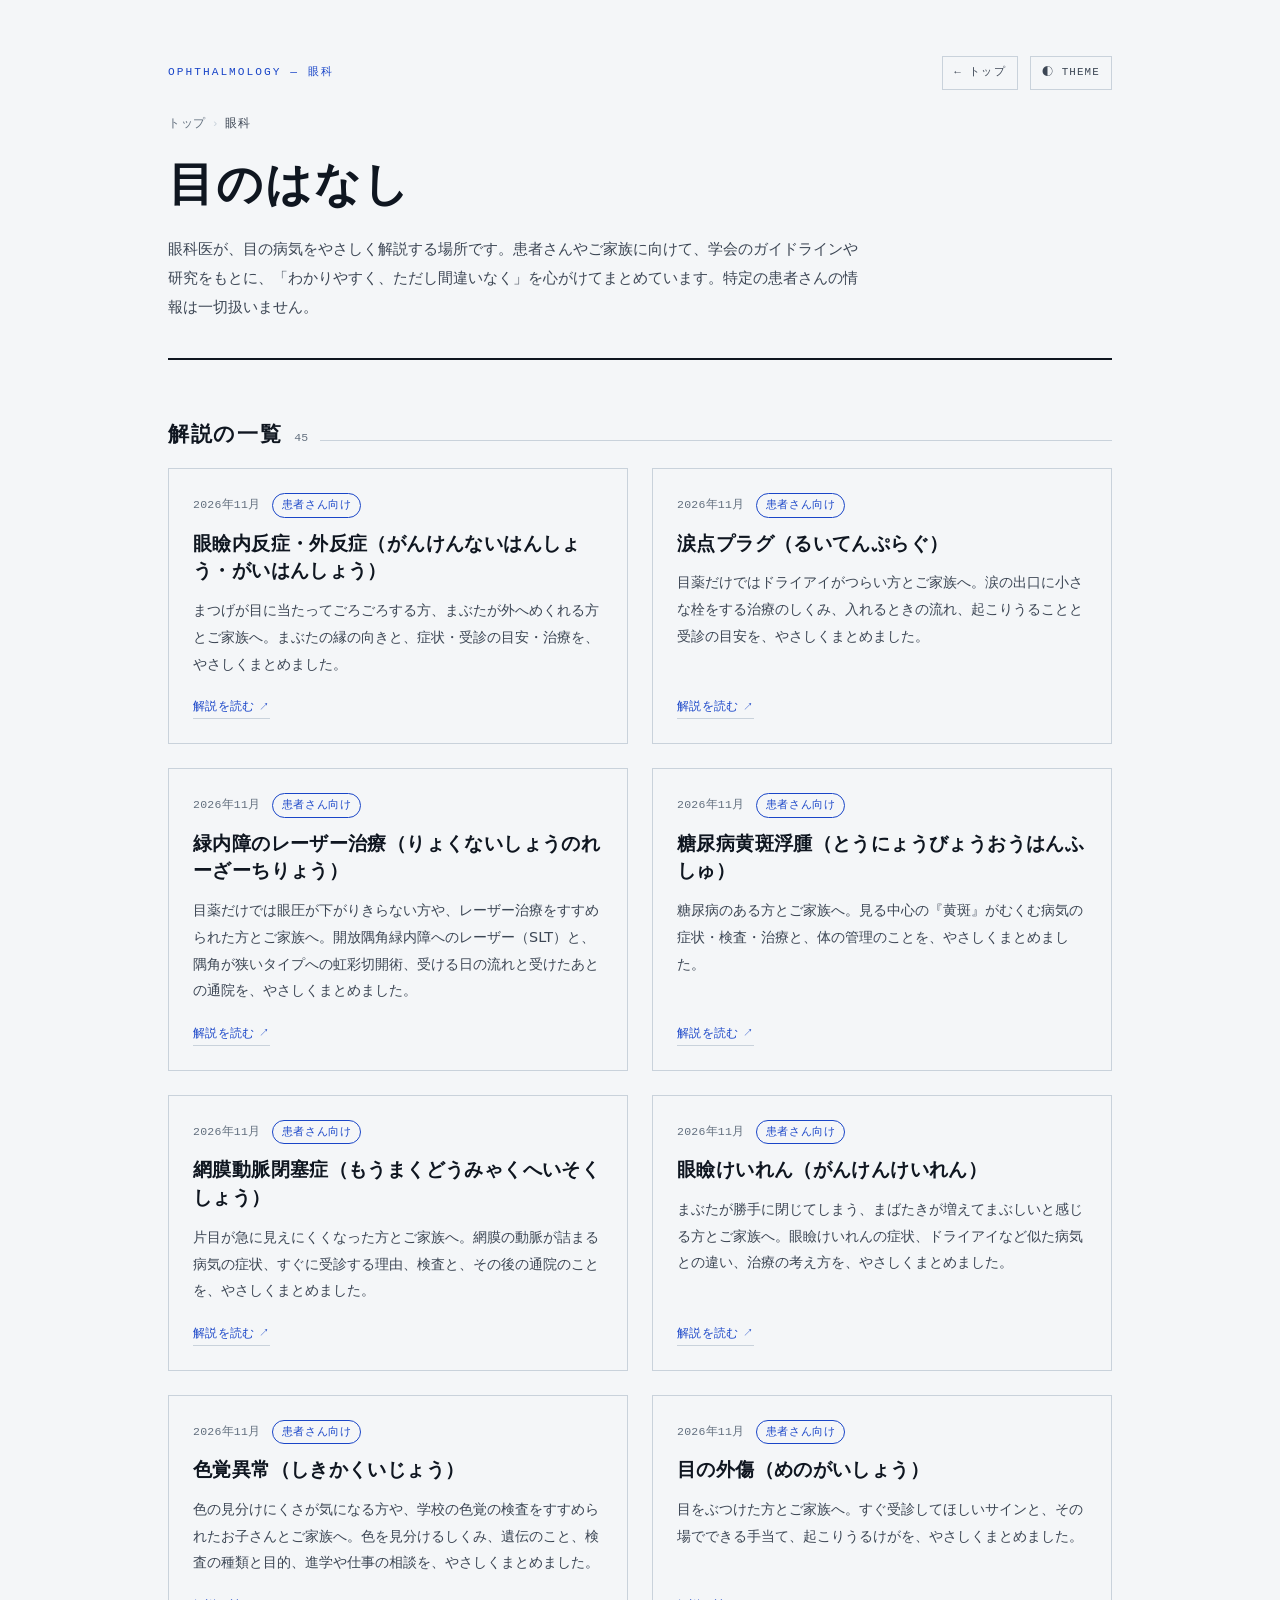
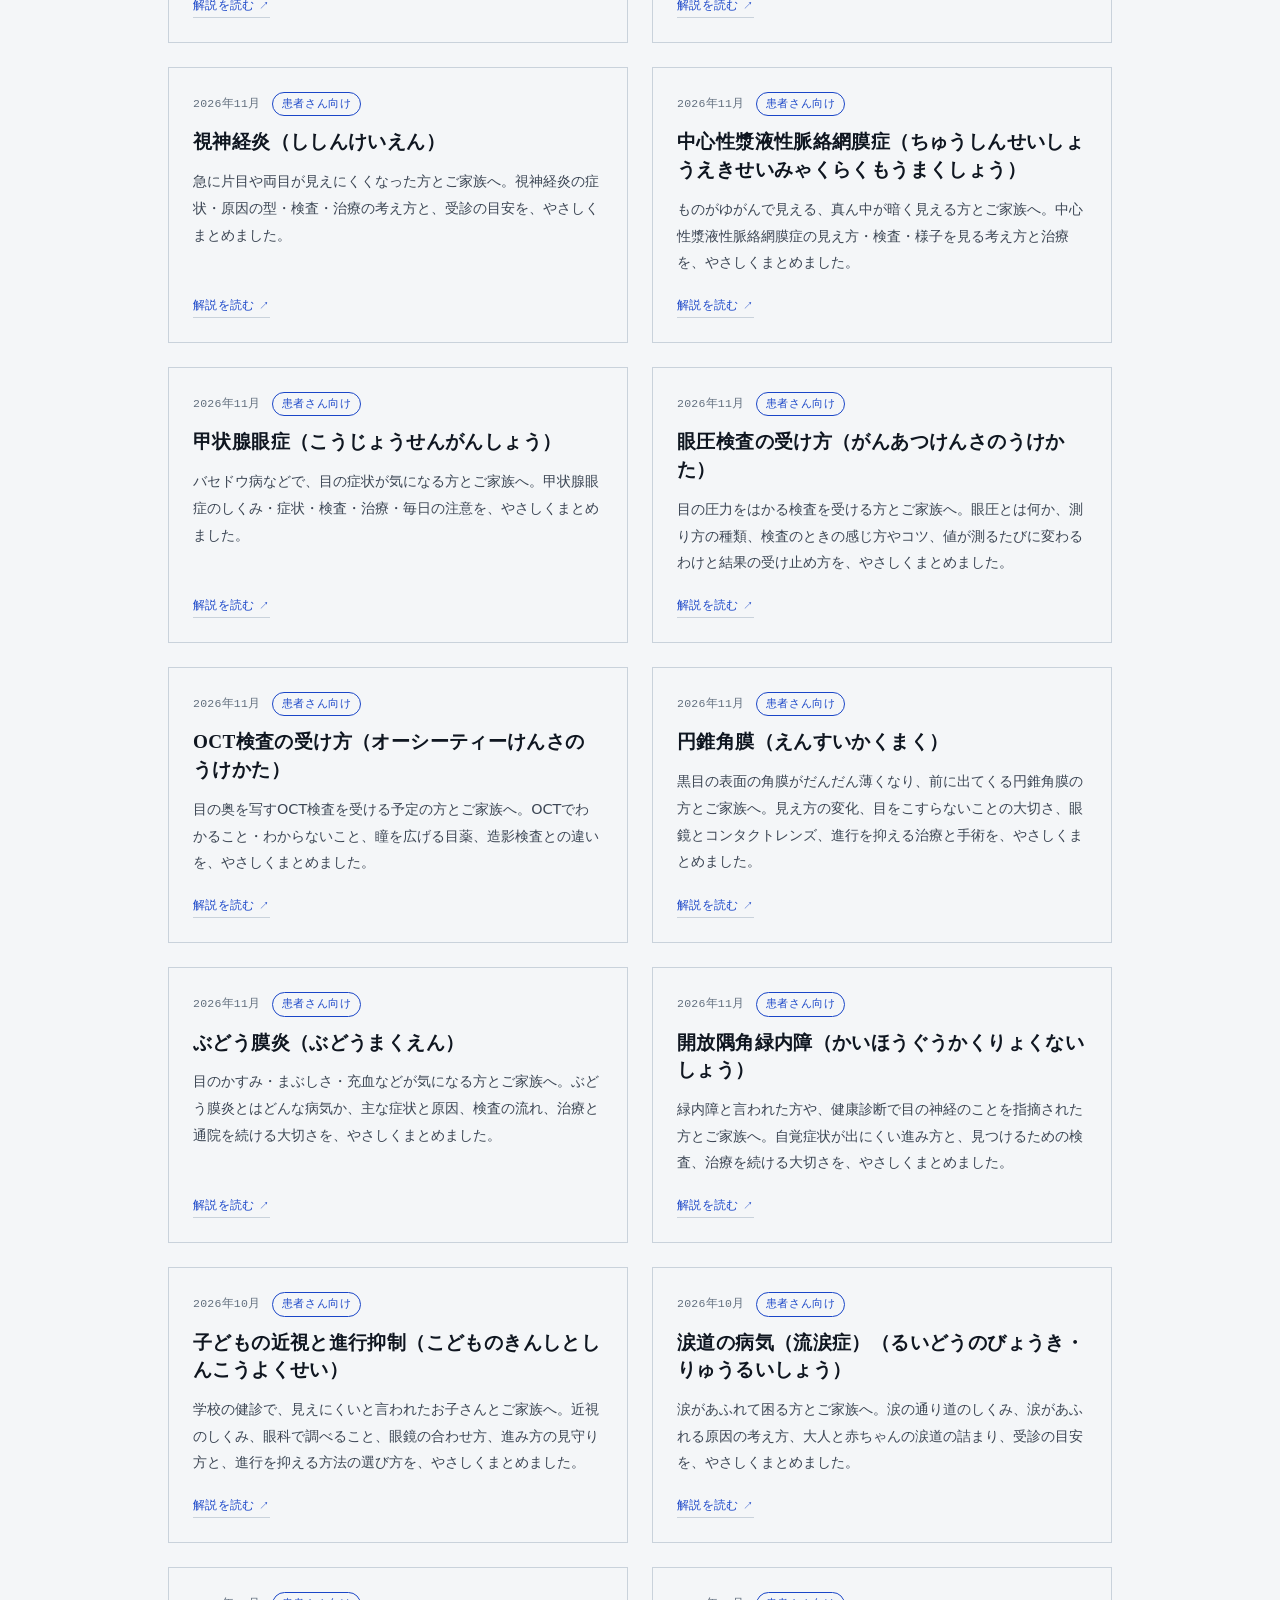
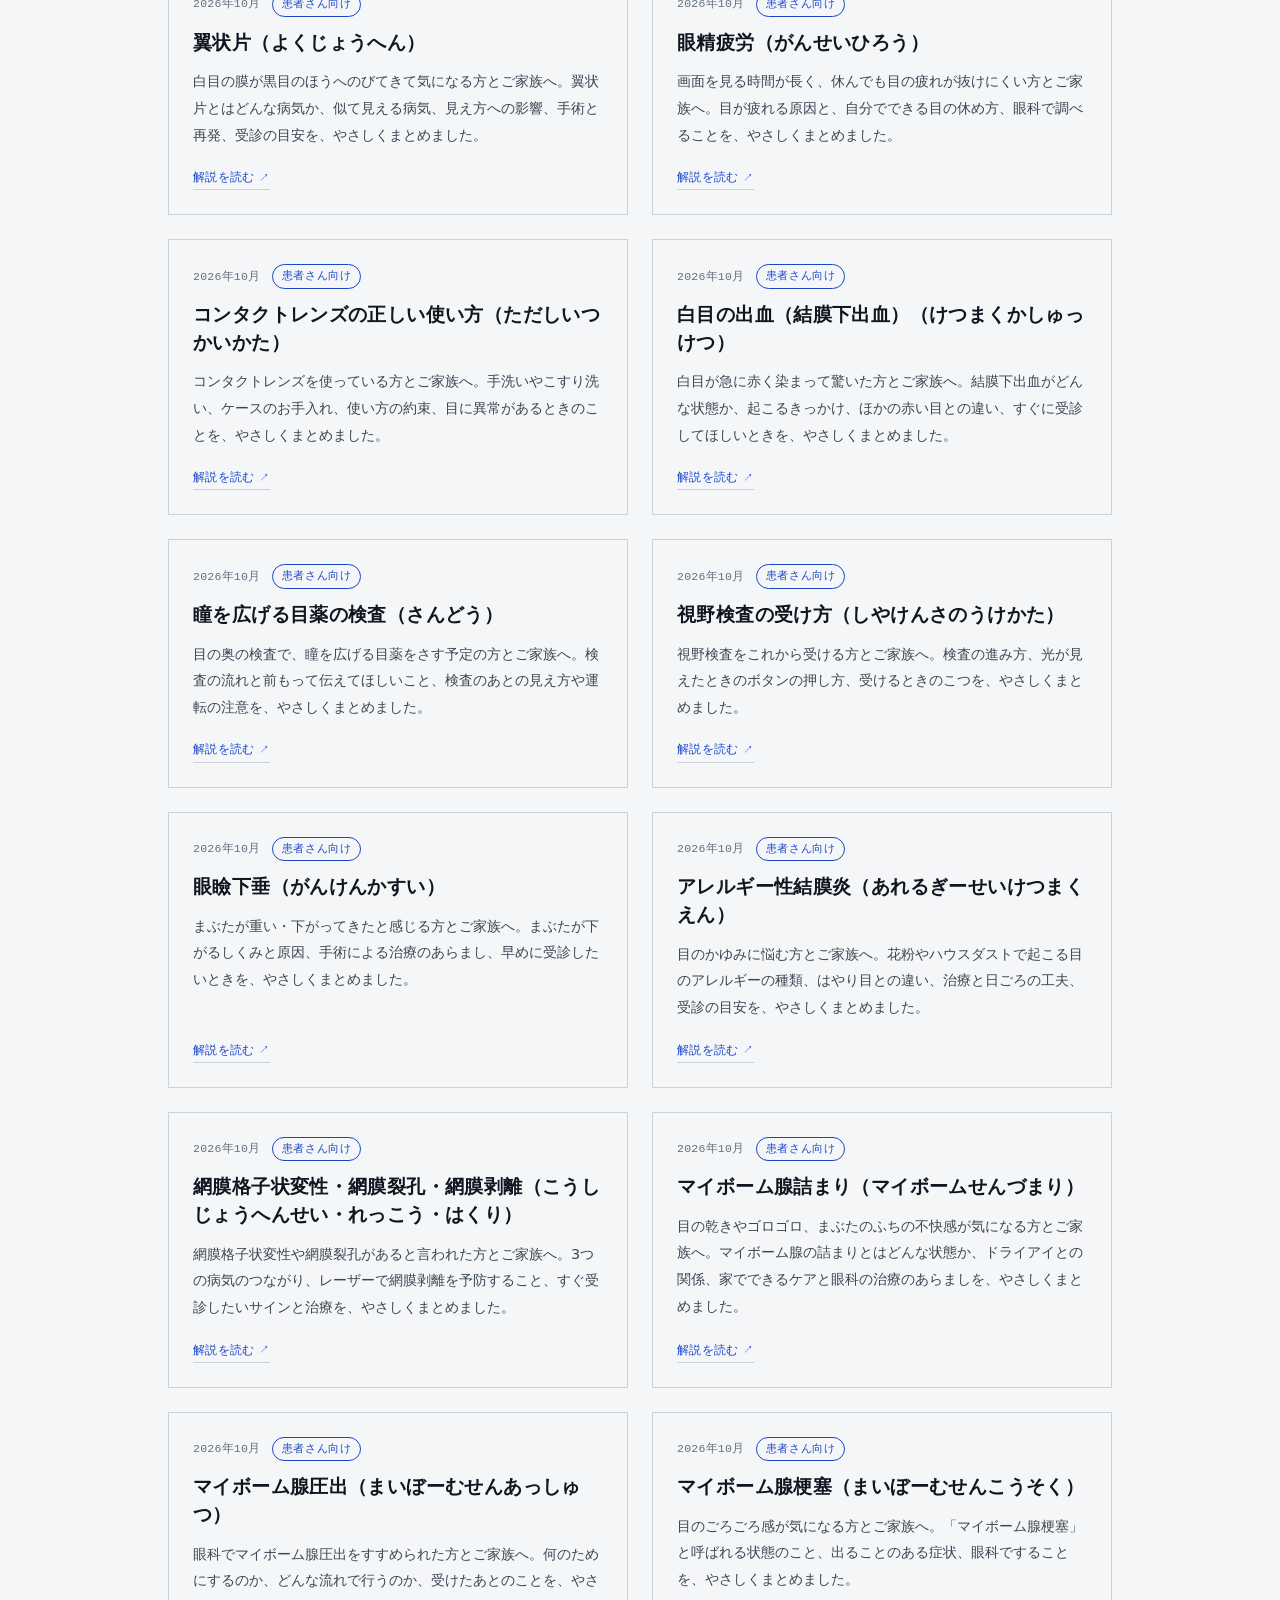
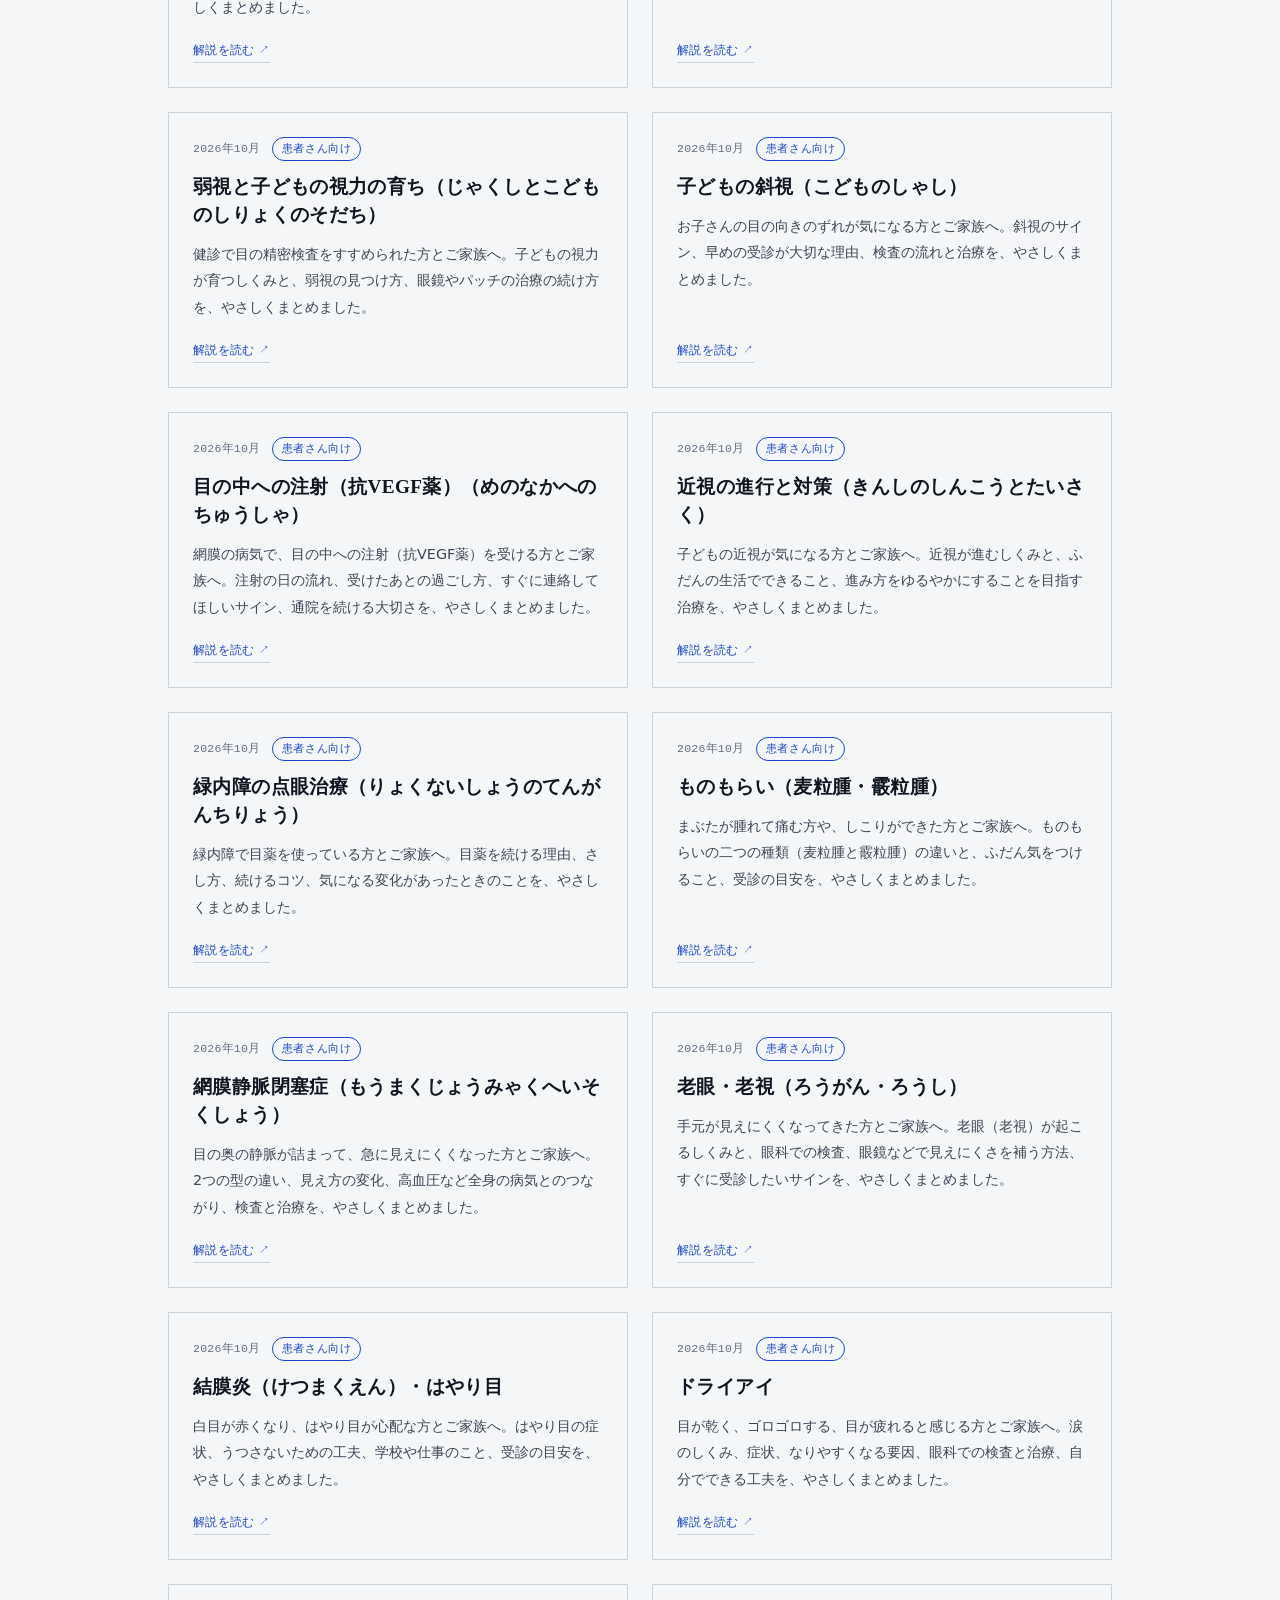
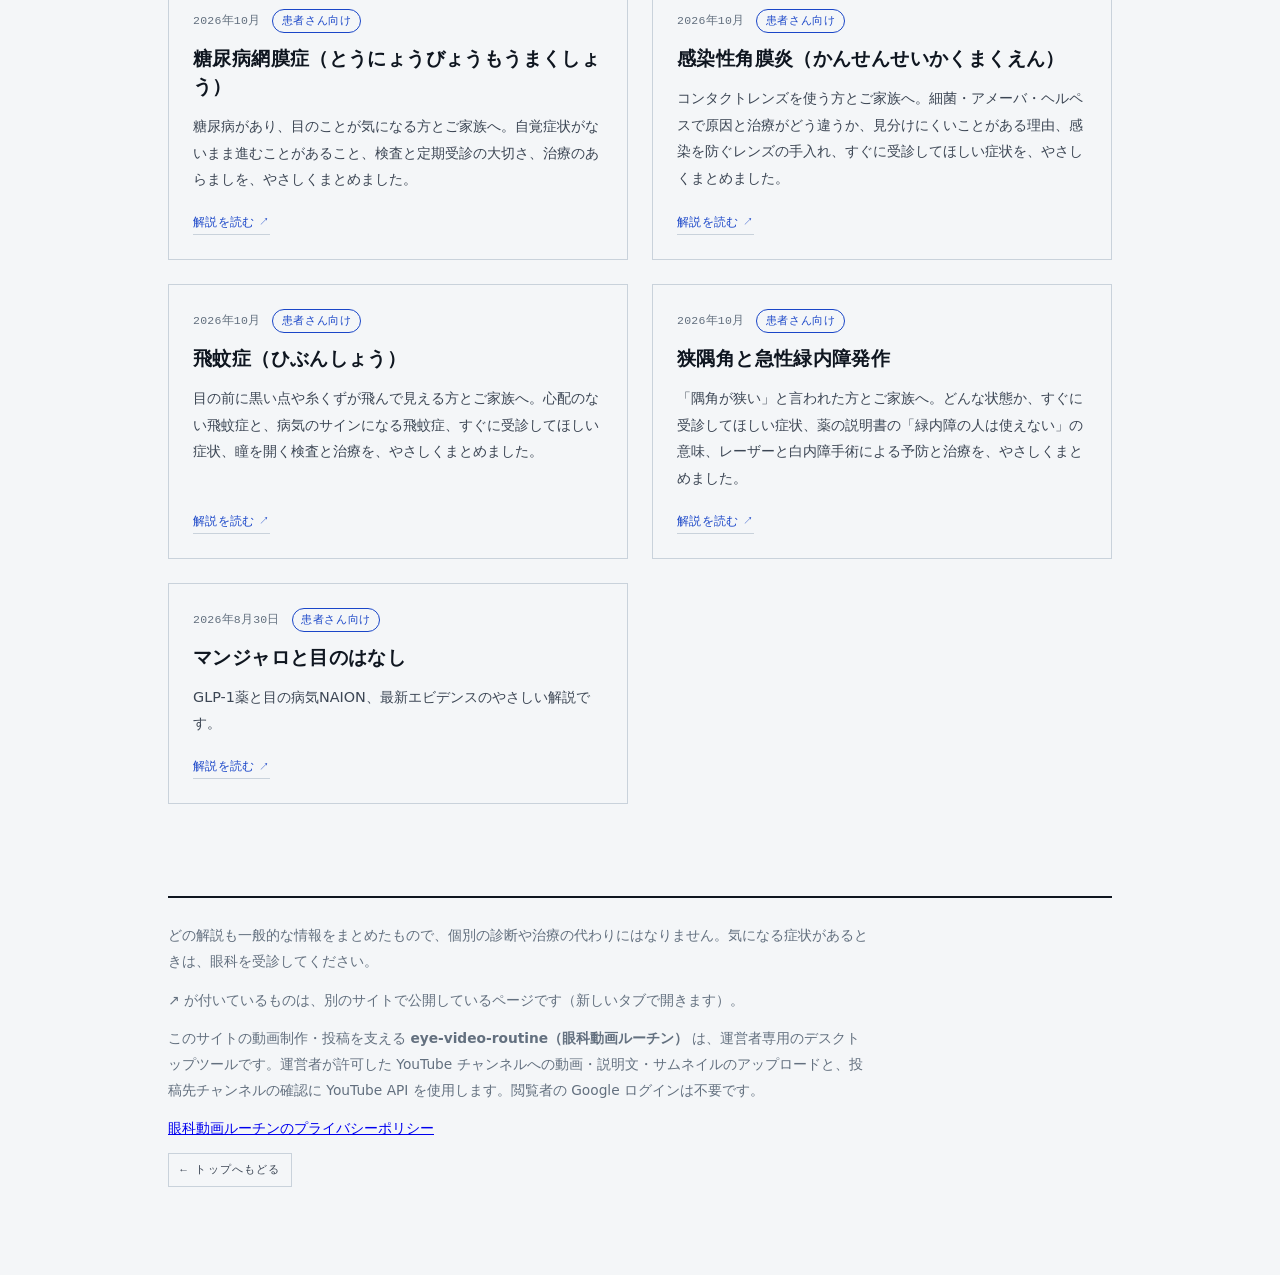
<file: eye/index.html>
<!DOCTYPE html>
<html lang="ja">
<head>
<meta charset="utf-8">
<meta name="viewport" content="width=device-width, initial-scale=1">
<title>目のはなし（眼科） — 医療 × AI 実装事例</title>
<meta name="description" content="眼科医が、目の病気をやさしく解説する場所です。患者さんやご家族に向けて、学会のガイドラインや研究をもとにまとめた解説ページを並べています。">
<meta name="color-scheme" content="light dark">
<meta property="og:type" content="website">
<meta property="og:url" content="https://stvisualrevolution-sys.github.io/portfolio/eye/">
<meta property="og:site_name" content="医療 × AI 実装事例">
<meta property="og:title" content="目のはなし（眼科） — 医療 × AI 実装事例">
<meta property="og:description" content="眼科医が、目の病気をやさしく解説する場所です。患者さんやご家族に向けて、学会のガイドラインや研究をもとにまとめた解説ページを並べています。">
<meta name="twitter:card" content="summary">
<meta name="twitter:title" content="目のはなし（眼科） — 医療 × AI 実装事例">
<meta name="twitter:description" content="眼科医が、目の病気をやさしく解説する場所です。患者さんやご家族に向けて、学会のガイドラインや研究をもとにまとめた解説ページを並べています。">
<link rel="icon" href="data:image/svg+xml,%3Csvg%20xmlns='http://www.w3.org/2000/svg'%20viewBox='0%200%2064%2064'%3E%3Crect%20width='64'%20height='64'%20rx='13'%20fill='%230B1220'/%3E%3Cpath%20d='M7%2035h9.5l4.5-14%206.5%2027%205.5-18%203.5%205h15'%20fill='none'%20stroke='%234C7BFF'%20stroke-width='5'%20stroke-linecap='round'%20stroke-linejoin='round'/%3E%3C/svg%3E">
<link rel="stylesheet" href="../assets/article.css">
<link rel="stylesheet" href="eye.css">
</head>
<body>

<div class="wrap">

  <header class="page-head">
    <div class="topline">
      <p class="eyebrow">Ophthalmology — 眼科</p>
      <div class="top-actions">
        <a class="back-link" href="../">← トップ</a>
        <button class="theme-toggle" id="themeToggle" type="button" aria-label="配色を切り替える">◐ THEME</button>
      </div>
    </div>
    <nav aria-label="現在の場所">
      <ol class="trail">
        <li><a href="../">トップ</a></li>
        <li><span aria-current="page">眼科</span></li>
      </ol>
    </nav>
    <h1 class="page-title">目のはなし</h1>
    <p class="page-lede">眼科医が、目の病気をやさしく解説する場所です。患者さんやご家族に向けて、学会のガイドラインや研究をもとに、「わかりやすく、ただし間違いなく」を心がけてまとめています。特定の患者さんの情報は一切扱いません。</p>
  </header>

  <main>

    <!-- ══ 解説の一覧（新しい順に上から並べる） ══════════
         1本増やすときは、下の <article class="eye-card"> を
         まるごとコピーして、いちばん上に貼り、中身を書き換えます。
         section-head の count（件数）も忘れずに直してください。
    ══════════════════════════════════════════════ -->
    <section>
      <div class="section-head">
        <h2>解説の一覧</h2><span class="count">45</span><span class="fill"></span>
      </div>

      <div class="eye-cards">

        <article class="eye-card">
          <div class="card-meta">
            <span class="date">2026年11月</span>
            <span class="cat">患者さん向け</span>
          </div>
          <h3>眼瞼内反症・外反症（がんけんないはんしょう・がいはんしょう）</h3>
          <p>まつげが目に当たってごろごろする方、まぶたが外へめくれる方とご家族へ。まぶたの縁の向きと、症状・受診の目安・治療を、やさしくまとめました。</p>
          <a class="entry-link" href="https://entropion-ectropion-patient-guide.vercel.app/" target="_blank" rel="noopener">解説を読む <span class="arrow">↗</span></a>
        </article>

        <article class="eye-card">
          <div class="card-meta">
            <span class="date">2026年11月</span>
            <span class="cat">患者さん向け</span>
          </div>
          <h3>涙点プラグ（るいてんぷらぐ）</h3>
          <p>目薬だけではドライアイがつらい方とご家族へ。涙の出口に小さな栓をする治療のしくみ、入れるときの流れ、起こりうることと受診の目安を、やさしくまとめました。</p>
          <a class="entry-link" href="https://punctal-plug-patient-guide.vercel.app/" target="_blank" rel="noopener">解説を読む <span class="arrow">↗</span></a>
        </article>

        <article class="eye-card">
          <div class="card-meta">
            <span class="date">2026年11月</span>
            <span class="cat">患者さん向け</span>
          </div>
          <h3>緑内障のレーザー治療（りょくないしょうのれーざーちりょう）</h3>
          <p>目薬だけでは眼圧が下がりきらない方や、レーザー治療をすすめられた方とご家族へ。開放隅角緑内障へのレーザー（SLT）と、隅角が狭いタイプへの虹彩切開術、受ける日の流れと受けたあとの通院を、やさしくまとめました。</p>
          <a class="entry-link" href="https://glaucoma-laser-patient-guide.vercel.app/" target="_blank" rel="noopener">解説を読む <span class="arrow">↗</span></a>
        </article>

        <article class="eye-card">
          <div class="card-meta">
            <span class="date">2026年11月</span>
            <span class="cat">患者さん向け</span>
          </div>
          <h3>糖尿病黄斑浮腫（とうにょうびょうおうはんふしゅ）</h3>
          <p>糖尿病のある方とご家族へ。見る中心の『黄斑』がむくむ病気の症状・検査・治療と、体の管理のことを、やさしくまとめました。</p>
          <a class="entry-link" href="https://diabetic-macular-edema-patient-guide.vercel.app/" target="_blank" rel="noopener">解説を読む <span class="arrow">↗</span></a>
        </article>

        <article class="eye-card">
          <div class="card-meta">
            <span class="date">2026年11月</span>
            <span class="cat">患者さん向け</span>
          </div>
          <h3>網膜動脈閉塞症（もうまくどうみゃくへいそくしょう）</h3>
          <p>片目が急に見えにくくなった方とご家族へ。網膜の動脈が詰まる病気の症状、すぐに受診する理由、検査と、その後の通院のことを、やさしくまとめました。</p>
          <a class="entry-link" href="https://retinal-artery-occlusion-patient-guide.vercel.app/" target="_blank" rel="noopener">解説を読む <span class="arrow">↗</span></a>
        </article>

        <article class="eye-card">
          <div class="card-meta">
            <span class="date">2026年11月</span>
            <span class="cat">患者さん向け</span>
          </div>
          <h3>眼瞼けいれん（がんけんけいれん）</h3>
          <p>まぶたが勝手に閉じてしまう、まばたきが増えてまぶしいと感じる方とご家族へ。眼瞼けいれんの症状、ドライアイなど似た病気との違い、治療の考え方を、やさしくまとめました。</p>
          <a class="entry-link" href="https://blepharospasm-patient-guide.vercel.app/" target="_blank" rel="noopener">解説を読む <span class="arrow">↗</span></a>
        </article>

        <article class="eye-card">
          <div class="card-meta">
            <span class="date">2026年11月</span>
            <span class="cat">患者さん向け</span>
          </div>
          <h3>色覚異常（しきかくいじょう）</h3>
          <p>色の見分けにくさが気になる方や、学校の色覚の検査をすすめられたお子さんとご家族へ。色を見分けるしくみ、遺伝のこと、検査の種類と目的、進学や仕事の相談を、やさしくまとめました。</p>
          <a class="entry-link" href="https://color-vision-patient-guide.vercel.app/" target="_blank" rel="noopener">解説を読む <span class="arrow">↗</span></a>
        </article>

        <article class="eye-card">
          <div class="card-meta">
            <span class="date">2026年11月</span>
            <span class="cat">患者さん向け</span>
          </div>
          <h3>目の外傷（めのがいしょう）</h3>
          <p>目をぶつけた方とご家族へ。すぐ受診してほしいサインと、その場でできる手当て、起こりうるけがを、やさしくまとめました。</p>
          <a class="entry-link" href="https://eye-injury-patient-guide.vercel.app/" target="_blank" rel="noopener">解説を読む <span class="arrow">↗</span></a>
        </article>

        <article class="eye-card">
          <div class="card-meta">
            <span class="date">2026年11月</span>
            <span class="cat">患者さん向け</span>
          </div>
          <h3>視神経炎（ししんけいえん）</h3>
          <p>急に片目や両目が見えにくくなった方とご家族へ。視神経炎の症状・原因の型・検査・治療の考え方と、受診の目安を、やさしくまとめました。</p>
          <a class="entry-link" href="https://optic-neuritis-patient-guide.vercel.app/" target="_blank" rel="noopener">解説を読む <span class="arrow">↗</span></a>
        </article>

        <article class="eye-card">
          <div class="card-meta">
            <span class="date">2026年11月</span>
            <span class="cat">患者さん向け</span>
          </div>
          <h3>中心性漿液性脈絡網膜症（ちゅうしんせいしょうえきせいみゃくらくもうまくしょう）</h3>
          <p>ものがゆがんで見える、真ん中が暗く見える方とご家族へ。中心性漿液性脈絡網膜症の見え方・検査・様子を見る考え方と治療を、やさしくまとめました。</p>
          <a class="entry-link" href="https://cscr-patient-guide.vercel.app/" target="_blank" rel="noopener">解説を読む <span class="arrow">↗</span></a>
        </article>

        <article class="eye-card">
          <div class="card-meta">
            <span class="date">2026年11月</span>
            <span class="cat">患者さん向け</span>
          </div>
          <h3>甲状腺眼症（こうじょうせんがんしょう）</h3>
          <p>バセドウ病などで、目の症状が気になる方とご家族へ。甲状腺眼症のしくみ・症状・検査・治療・毎日の注意を、やさしくまとめました。</p>
          <a class="entry-link" href="https://thyroid-eye-patient-guide.vercel.app/" target="_blank" rel="noopener">解説を読む <span class="arrow">↗</span></a>
        </article>

        <article class="eye-card">
          <div class="card-meta">
            <span class="date">2026年11月</span>
            <span class="cat">患者さん向け</span>
          </div>
          <h3>眼圧検査の受け方（がんあつけんさのうけかた）</h3>
          <p>目の圧力をはかる検査を受ける方とご家族へ。眼圧とは何か、測り方の種類、検査のときの感じ方やコツ、値が測るたびに変わるわけと結果の受け止め方を、やさしくまとめました。</p>
          <a class="entry-link" href="https://eye-pressure-test-patient-guide.vercel.app/" target="_blank" rel="noopener">解説を読む <span class="arrow">↗</span></a>
        </article>

        <article class="eye-card">
          <div class="card-meta">
            <span class="date">2026年11月</span>
            <span class="cat">患者さん向け</span>
          </div>
          <h3>OCT検査の受け方（オーシーティーけんさのうけかた）</h3>
          <p>目の奥を写すOCT検査を受ける予定の方とご家族へ。OCTでわかること・わからないこと、瞳を広げる目薬、造影検査との違いを、やさしくまとめました。</p>
          <a class="entry-link" href="https://oct-exam-patient-guide.vercel.app/" target="_blank" rel="noopener">解説を読む <span class="arrow">↗</span></a>
        </article>

        <article class="eye-card">
          <div class="card-meta">
            <span class="date">2026年11月</span>
            <span class="cat">患者さん向け</span>
          </div>
          <h3>円錐角膜（えんすいかくまく）</h3>
          <p>黒目の表面の角膜がだんだん薄くなり、前に出てくる円錐角膜の方とご家族へ。見え方の変化、目をこすらないことの大切さ、眼鏡とコンタクトレンズ、進行を抑える治療と手術を、やさしくまとめました。</p>
          <a class="entry-link" href="https://keratoconus-patient-guide.vercel.app/" target="_blank" rel="noopener">解説を読む <span class="arrow">↗</span></a>
        </article>

        <article class="eye-card">
          <div class="card-meta">
            <span class="date">2026年11月</span>
            <span class="cat">患者さん向け</span>
          </div>
          <h3>ぶどう膜炎（ぶどうまくえん）</h3>
          <p>目のかすみ・まぶしさ・充血などが気になる方とご家族へ。ぶどう膜炎とはどんな病気か、主な症状と原因、検査の流れ、治療と通院を続ける大切さを、やさしくまとめました。</p>
          <a class="entry-link" href="https://uveitis-patient-guide.vercel.app/" target="_blank" rel="noopener">解説を読む <span class="arrow">↗</span></a>
        </article>

        <article class="eye-card">
          <div class="card-meta">
            <span class="date">2026年11月</span>
            <span class="cat">患者さん向け</span>
          </div>
          <h3>開放隅角緑内障（かいほうぐうかくりょくないしょう）</h3>
          <p>緑内障と言われた方や、健康診断で目の神経のことを指摘された方とご家族へ。自覚症状が出にくい進み方と、見つけるための検査、治療を続ける大切さを、やさしくまとめました。</p>
          <a class="entry-link" href="https://open-angle-glaucoma-patient-guide.vercel.app/" target="_blank" rel="noopener">解説を読む <span class="arrow">↗</span></a>
        </article>

        <article class="eye-card">
          <div class="card-meta">
            <span class="date">2026年10月</span>
            <span class="cat">患者さん向け</span>
          </div>
          <h3>子どもの近視と進行抑制（こどものきんしとしんこうよくせい）</h3>
          <p>学校の健診で、見えにくいと言われたお子さんとご家族へ。近視のしくみ、眼科で調べること、眼鏡の合わせ方、進み方の見守り方と、進行を抑える方法の選び方を、やさしくまとめました。</p>
          <a class="entry-link" href="https://child-myopia-patient-guide.vercel.app/" target="_blank" rel="noopener">解説を読む <span class="arrow">↗</span></a>
        </article>

        <article class="eye-card">
          <div class="card-meta">
            <span class="date">2026年10月</span>
            <span class="cat">患者さん向け</span>
          </div>
          <h3>涙道の病気（流涙症）（るいどうのびょうき・りゅうるいしょう）</h3>
          <p>涙があふれて困る方とご家族へ。涙の通り道のしくみ、涙があふれる原因の考え方、大人と赤ちゃんの涙道の詰まり、受診の目安を、やさしくまとめました。</p>
          <a class="entry-link" href="https://epiphora-patient-guide.vercel.app/" target="_blank" rel="noopener">解説を読む <span class="arrow">↗</span></a>
        </article>

        <article class="eye-card">
          <div class="card-meta">
            <span class="date">2026年10月</span>
            <span class="cat">患者さん向け</span>
          </div>
          <h3>翼状片（よくじょうへん）</h3>
          <p>白目の膜が黒目のほうへのびてきて気になる方とご家族へ。翼状片とはどんな病気か、似て見える病気、見え方への影響、手術と再発、受診の目安を、やさしくまとめました。</p>
          <a class="entry-link" href="https://pterygium-patient-guide.vercel.app/" target="_blank" rel="noopener">解説を読む <span class="arrow">↗</span></a>
        </article>

        <article class="eye-card">
          <div class="card-meta">
            <span class="date">2026年10月</span>
            <span class="cat">患者さん向け</span>
          </div>
          <h3>眼精疲労（がんせいひろう）</h3>
          <p>画面を見る時間が長く、休んでも目の疲れが抜けにくい方とご家族へ。目が疲れる原因と、自分でできる目の休め方、眼科で調べることを、やさしくまとめました。</p>
          <a class="entry-link" href="https://eye-strain-patient-guide.vercel.app/" target="_blank" rel="noopener">解説を読む <span class="arrow">↗</span></a>
        </article>

        <article class="eye-card">
          <div class="card-meta">
            <span class="date">2026年10月</span>
            <span class="cat">患者さん向け</span>
          </div>
          <h3>コンタクトレンズの正しい使い方（ただしいつかいかた）</h3>
          <p>コンタクトレンズを使っている方とご家族へ。手洗いやこすり洗い、ケースのお手入れ、使い方の約束、目に異常があるときのことを、やさしくまとめました。</p>
          <a class="entry-link" href="https://contact-lens-patient-guide.vercel.app/" target="_blank" rel="noopener">解説を読む <span class="arrow">↗</span></a>
        </article>

        <article class="eye-card">
          <div class="card-meta">
            <span class="date">2026年10月</span>
            <span class="cat">患者さん向け</span>
          </div>
          <h3>白目の出血（結膜下出血）（けつまくかしゅっけつ）</h3>
          <p>白目が急に赤く染まって驚いた方とご家族へ。結膜下出血がどんな状態か、起こるきっかけ、ほかの赤い目との違い、すぐに受診してほしいときを、やさしくまとめました。</p>
          <a class="entry-link" href="https://subconj-hemorrhage-patient-guide.vercel.app/" target="_blank" rel="noopener">解説を読む <span class="arrow">↗</span></a>
        </article>

        <article class="eye-card">
          <div class="card-meta">
            <span class="date">2026年10月</span>
            <span class="cat">患者さん向け</span>
          </div>
          <h3>瞳を広げる目薬の検査（さんどう）</h3>
          <p>目の奥の検査で、瞳を広げる目薬をさす予定の方とご家族へ。検査の流れと前もって伝えてほしいこと、検査のあとの見え方や運転の注意を、やさしくまとめました。</p>
          <a class="entry-link" href="https://mydriasis-patient-guide.vercel.app/" target="_blank" rel="noopener">解説を読む <span class="arrow">↗</span></a>
        </article>

        <article class="eye-card">
          <div class="card-meta">
            <span class="date">2026年10月</span>
            <span class="cat">患者さん向け</span>
          </div>
          <h3>視野検査の受け方（しやけんさのうけかた）</h3>
          <p>視野検査をこれから受ける方とご家族へ。検査の進み方、光が見えたときのボタンの押し方、受けるときのこつを、やさしくまとめました。</p>
          <a class="entry-link" href="https://visual-field-test-patient-guide.vercel.app/" target="_blank" rel="noopener">解説を読む <span class="arrow">↗</span></a>
        </article>

        <article class="eye-card">
          <div class="card-meta">
            <span class="date">2026年10月</span>
            <span class="cat">患者さん向け</span>
          </div>
          <h3>眼瞼下垂（がんけんかすい）</h3>
          <p>まぶたが重い・下がってきたと感じる方とご家族へ。まぶたが下がるしくみと原因、手術による治療のあらまし、早めに受診したいときを、やさしくまとめました。</p>
          <a class="entry-link" href="https://ptosis-patient-guide.vercel.app/" target="_blank" rel="noopener">解説を読む <span class="arrow">↗</span></a>
        </article>

        <article class="eye-card">
          <div class="card-meta">
            <span class="date">2026年10月</span>
            <span class="cat">患者さん向け</span>
          </div>
          <h3>アレルギー性結膜炎（あれるぎーせいけつまくえん）</h3>
          <p>目のかゆみに悩む方とご家族へ。花粉やハウスダストで起こる目のアレルギーの種類、はやり目との違い、治療と日ごろの工夫、受診の目安を、やさしくまとめました。</p>
          <a class="entry-link" href="https://eye-allergy-patient-guide.vercel.app/" target="_blank" rel="noopener">解説を読む <span class="arrow">↗</span></a>
        </article>

        <article class="eye-card">
          <div class="card-meta">
            <span class="date">2026年10月</span>
            <span class="cat">患者さん向け</span>
          </div>
          <h3>網膜格子状変性・網膜裂孔・網膜剥離（こうしじょうへんせい・れっこう・はくり）</h3>
          <p>網膜格子状変性や網膜裂孔があると言われた方とご家族へ。3つの病気のつながり、レーザーで網膜剥離を予防すること、すぐ受診したいサインと治療を、やさしくまとめました。</p>
          <a class="entry-link" href="https://lattice-tear-rd-patient-guide.vercel.app/" target="_blank" rel="noopener">解説を読む <span class="arrow">↗</span></a>
        </article>

        <article class="eye-card">
          <div class="card-meta">
            <span class="date">2026年10月</span>
            <span class="cat">患者さん向け</span>
          </div>
          <h3>マイボーム腺詰まり（マイボームせんづまり）</h3>
          <p>目の乾きやゴロゴロ、まぶたのふちの不快感が気になる方とご家族へ。マイボーム腺の詰まりとはどんな状態か、ドライアイとの関係、家でできるケアと眼科の治療のあらましを、やさしくまとめました。</p>
          <a class="entry-link" href="https://meibomian-blockage-patient-guide.vercel.app/" target="_blank" rel="noopener">解説を読む <span class="arrow">↗</span></a>
        </article>

        <article class="eye-card">
          <div class="card-meta">
            <span class="date">2026年10月</span>
            <span class="cat">患者さん向け</span>
          </div>
          <h3>マイボーム腺圧出（まいぼーむせんあっしゅつ）</h3>
          <p>眼科でマイボーム腺圧出をすすめられた方とご家族へ。何のためにするのか、どんな流れで行うのか、受けたあとのことを、やさしくまとめました。</p>
          <a class="entry-link" href="https://meibomian-expression-patient-guide.vercel.app/" target="_blank" rel="noopener">解説を読む <span class="arrow">↗</span></a>
        </article>

        <article class="eye-card">
          <div class="card-meta">
            <span class="date">2026年10月</span>
            <span class="cat">患者さん向け</span>
          </div>
          <h3>マイボーム腺梗塞（まいぼーむせんこうそく）</h3>
          <p>目のごろごろ感が気になる方とご家族へ。「マイボーム腺梗塞」と呼ばれる状態のこと、出ることのある症状、眼科ですることを、やさしくまとめました。</p>
          <a class="entry-link" href="https://meibomian-infarct-patient-guide.vercel.app/" target="_blank" rel="noopener">解説を読む <span class="arrow">↗</span></a>
        </article>

        <article class="eye-card">
          <div class="card-meta">
            <span class="date">2026年10月</span>
            <span class="cat">患者さん向け</span>
          </div>
          <h3>弱視と子どもの視力の育ち（じゃくしとこどものしりょくのそだち）</h3>
          <p>健診で目の精密検査をすすめられた方とご家族へ。子どもの視力が育つしくみと、弱視の見つけ方、眼鏡やパッチの治療の続け方を、やさしくまとめました。</p>
          <a class="entry-link" href="https://amblyopia-patient-guide.vercel.app/" target="_blank" rel="noopener">解説を読む <span class="arrow">↗</span></a>
        </article>

        <article class="eye-card">
          <div class="card-meta">
            <span class="date">2026年10月</span>
            <span class="cat">患者さん向け</span>
          </div>
          <h3>子どもの斜視（こどものしゃし）</h3>
          <p>お子さんの目の向きのずれが気になる方とご家族へ。斜視のサイン、早めの受診が大切な理由、検査の流れと治療を、やさしくまとめました。</p>
          <a class="entry-link" href="https://child-strabismus-patient-guide.vercel.app/" target="_blank" rel="noopener">解説を読む <span class="arrow">↗</span></a>
        </article>

        <article class="eye-card">
          <div class="card-meta">
            <span class="date">2026年10月</span>
            <span class="cat">患者さん向け</span>
          </div>
          <h3>目の中への注射（抗VEGF薬）（めのなかへのちゅうしゃ）</h3>
          <p>網膜の病気で、目の中への注射（抗VEGF薬）を受ける方とご家族へ。注射の日の流れ、受けたあとの過ごし方、すぐに連絡してほしいサイン、通院を続ける大切さを、やさしくまとめました。</p>
          <a class="entry-link" href="https://anti-vegf-injection-patient-guide.vercel.app/" target="_blank" rel="noopener">解説を読む <span class="arrow">↗</span></a>
        </article>

        <article class="eye-card">
          <div class="card-meta">
            <span class="date">2026年10月</span>
            <span class="cat">患者さん向け</span>
          </div>
          <h3>近視の進行と対策（きんしのしんこうとたいさく）</h3>
          <p>子どもの近視が気になる方とご家族へ。近視が進むしくみと、ふだんの生活でできること、進み方をゆるやかにすることを目指す治療を、やさしくまとめました。</p>
          <a class="entry-link" href="https://myopia-control-patient-guide.vercel.app/" target="_blank" rel="noopener">解説を読む <span class="arrow">↗</span></a>
        </article>

        <article class="eye-card">
          <div class="card-meta">
            <span class="date">2026年10月</span>
            <span class="cat">患者さん向け</span>
          </div>
          <h3>緑内障の点眼治療（りょくないしょうのてんがんちりょう）</h3>
          <p>緑内障で目薬を使っている方とご家族へ。目薬を続ける理由、さし方、続けるコツ、気になる変化があったときのことを、やさしくまとめました。</p>
          <a class="entry-link" href="https://glaucoma-drops-patient-guide.vercel.app/" target="_blank" rel="noopener">解説を読む <span class="arrow">↗</span></a>
        </article>

        <article class="eye-card">
          <div class="card-meta">
            <span class="date">2026年10月</span>
            <span class="cat">患者さん向け</span>
          </div>
          <h3>ものもらい（麦粒腫・霰粒腫）</h3>
          <p>まぶたが腫れて痛む方や、しこりができた方とご家族へ。ものもらいの二つの種類（麦粒腫と霰粒腫）の違いと、ふだん気をつけること、受診の目安を、やさしくまとめました。</p>
          <a class="entry-link" href="https://stye-chalazion-patient-guide.vercel.app/" target="_blank" rel="noopener">解説を読む <span class="arrow">↗</span></a>
        </article>

        <article class="eye-card">
          <div class="card-meta">
            <span class="date">2026年10月</span>
            <span class="cat">患者さん向け</span>
          </div>
          <h3>網膜静脈閉塞症（もうまくじょうみゃくへいそくしょう）</h3>
          <p>目の奥の静脈が詰まって、急に見えにくくなった方とご家族へ。2つの型の違い、見え方の変化、高血圧など全身の病気とのつながり、検査と治療を、やさしくまとめました。</p>
          <a class="entry-link" href="https://retinal-vein-occlusion-patient-guide.vercel.app/" target="_blank" rel="noopener">解説を読む <span class="arrow">↗</span></a>
        </article>

        <article class="eye-card">
          <div class="card-meta">
            <span class="date">2026年10月</span>
            <span class="cat">患者さん向け</span>
          </div>
          <h3>老眼・老視（ろうがん・ろうし）</h3>
          <p>手元が見えにくくなってきた方とご家族へ。老眼（老視）が起こるしくみと、眼科での検査、眼鏡などで見えにくさを補う方法、すぐに受診したいサインを、やさしくまとめました。</p>
          <a class="entry-link" href="https://presbyopia-patient-guide.vercel.app/" target="_blank" rel="noopener">解説を読む <span class="arrow">↗</span></a>
        </article>

        <article class="eye-card">
          <div class="card-meta">
            <span class="date">2026年10月</span>
            <span class="cat">患者さん向け</span>
          </div>
          <h3>結膜炎（けつまくえん）・はやり目</h3>
          <p>白目が赤くなり、はやり目が心配な方とご家族へ。はやり目の症状、うつさないための工夫、学校や仕事のこと、受診の目安を、やさしくまとめました。</p>
          <a class="entry-link" href="https://conjunctivitis-patient-guide.vercel.app/" target="_blank" rel="noopener">解説を読む <span class="arrow">↗</span></a>
        </article>

        <article class="eye-card">
          <div class="card-meta">
            <span class="date">2026年10月</span>
            <span class="cat">患者さん向け</span>
          </div>
          <h3>ドライアイ</h3>
          <p>目が乾く、ゴロゴロする、目が疲れると感じる方とご家族へ。涙のしくみ、症状、なりやすくなる要因、眼科での検査と治療、自分でできる工夫を、やさしくまとめました。</p>
          <a class="entry-link" href="https://dry-eye-patient-guide.vercel.app/" target="_blank" rel="noopener">解説を読む <span class="arrow">↗</span></a>
        </article>

        <article class="eye-card">
          <div class="card-meta">
            <span class="date">2026年10月</span>
            <span class="cat">患者さん向け</span>
          </div>
          <h3>糖尿病網膜症（とうにょうびょうもうまくしょう）</h3>
          <p>糖尿病があり、目のことが気になる方とご家族へ。自覚症状がないまま進むことがあること、検査と定期受診の大切さ、治療のあらましを、やさしくまとめました。</p>
          <a class="entry-link" href="https://diabetic-retinopathy-patient-guide.vercel.app/" target="_blank" rel="noopener">解説を読む <span class="arrow">↗</span></a>
        </article>

        <article class="eye-card">
          <div class="card-meta">
            <span class="date">2026年10月</span>
            <span class="cat">患者さん向け</span>
          </div>
          <h3>感染性角膜炎（かんせんせいかくまくえん）</h3>
          <p>コンタクトレンズを使う方とご家族へ。細菌・アメーバ・ヘルペスで原因と治療がどう違うか、見分けにくいことがある理由、感染を防ぐレンズの手入れ、すぐに受診してほしい症状を、やさしくまとめました。</p>
          <a class="entry-link" href="https://keratitis-patient-guide.vercel.app/" target="_blank" rel="noopener">解説を読む <span class="arrow">↗</span></a>
        </article>

        <article class="eye-card">
          <div class="card-meta">
            <span class="date">2026年10月</span>
            <span class="cat">患者さん向け</span>
          </div>
          <h3>飛蚊症（ひぶんしょう）</h3>
          <p>目の前に黒い点や糸くずが飛んで見える方とご家族へ。心配のない飛蚊症と、病気のサインになる飛蚊症、すぐに受診してほしい症状、瞳を開く検査と治療を、やさしくまとめました。</p>
          <a class="entry-link" href="https://floaters-patient-guide.vercel.app/" target="_blank" rel="noopener">解説を読む <span class="arrow">↗</span></a>
        </article>

        <article class="eye-card">
          <div class="card-meta">
            <span class="date">2026年10月</span>
            <span class="cat">患者さん向け</span>
          </div>
          <h3>狭隅角と急性緑内障発作</h3>
          <p>「隅角が狭い」と言われた方とご家族へ。どんな状態か、すぐに受診してほしい症状、薬の説明書の「緑内障の人は使えない」の意味、レーザーと白内障手術による予防と治療を、やさしくまとめました。</p>
          <a class="entry-link" href="https://angle-closure-patient-guide.vercel.app/" target="_blank" rel="noopener">解説を読む <span class="arrow">↗</span></a>
        </article>

        <article class="eye-card">
          <div class="card-meta">
            <span class="date">2026年8月30日</span>
            <span class="cat">患者さん向け</span>
          </div>
          <h3>マンジャロと目のはなし</h3>
          <p>GLP-1薬と目の病気NAION、最新エビデンスのやさしい解説です。</p>
          <a class="entry-link" href="https://naion-patient-guide.vercel.app" target="_blank" rel="noopener">解説を読む <span class="arrow">↗</span></a>
        </article>

      </div>
    </section>

  </main>

  <footer class="note">
    <p>どの解説も一般的な情報をまとめたもので、個別の診断や治療の代わりにはなりません。気になる症状があるときは、眼科を受診してください。</p>
    <p>↗ が付いているものは、別のサイトで公開しているページです（新しいタブで開きます）。</p>
    <p>このサイトの動画制作・投稿を支える <strong>eye-video-routine（眼科動画ルーチン）</strong> は、運営者専用のデスクトップツールです。運営者が許可した YouTube チャンネルへの動画・説明文・サムネイルのアップロードと、投稿先チャンネルの確認に YouTube API を使用します。閲覧者の Google ログインは不要です。</p>
    <p><a href="privacy.html">眼科動画ルーチンのプライバシーポリシー</a></p>
    <a class="back-link" href="../">← トップへもどる</a>
  </footer>

</div>

<script>
  (function () {
    var root = document.documentElement;
    var btn  = document.getElementById('themeToggle');
    var saved = null;
    try { saved = localStorage.getItem('ledger-theme'); } catch (e) {}
    if (saved) root.setAttribute('data-theme', saved);
    btn.addEventListener('click', function () {
      var cur = root.getAttribute('data-theme');
      if (!cur) {
        cur = window.matchMedia('(prefers-color-scheme: dark)').matches ? 'dark' : 'light';
      }
      var next = cur === 'dark' ? 'light' : 'dark';
      root.setAttribute('data-theme', next);
      try { localStorage.setItem('ledger-theme', next); } catch (e) {}
    });
  })();
</script>
</body>
</html>
</file>
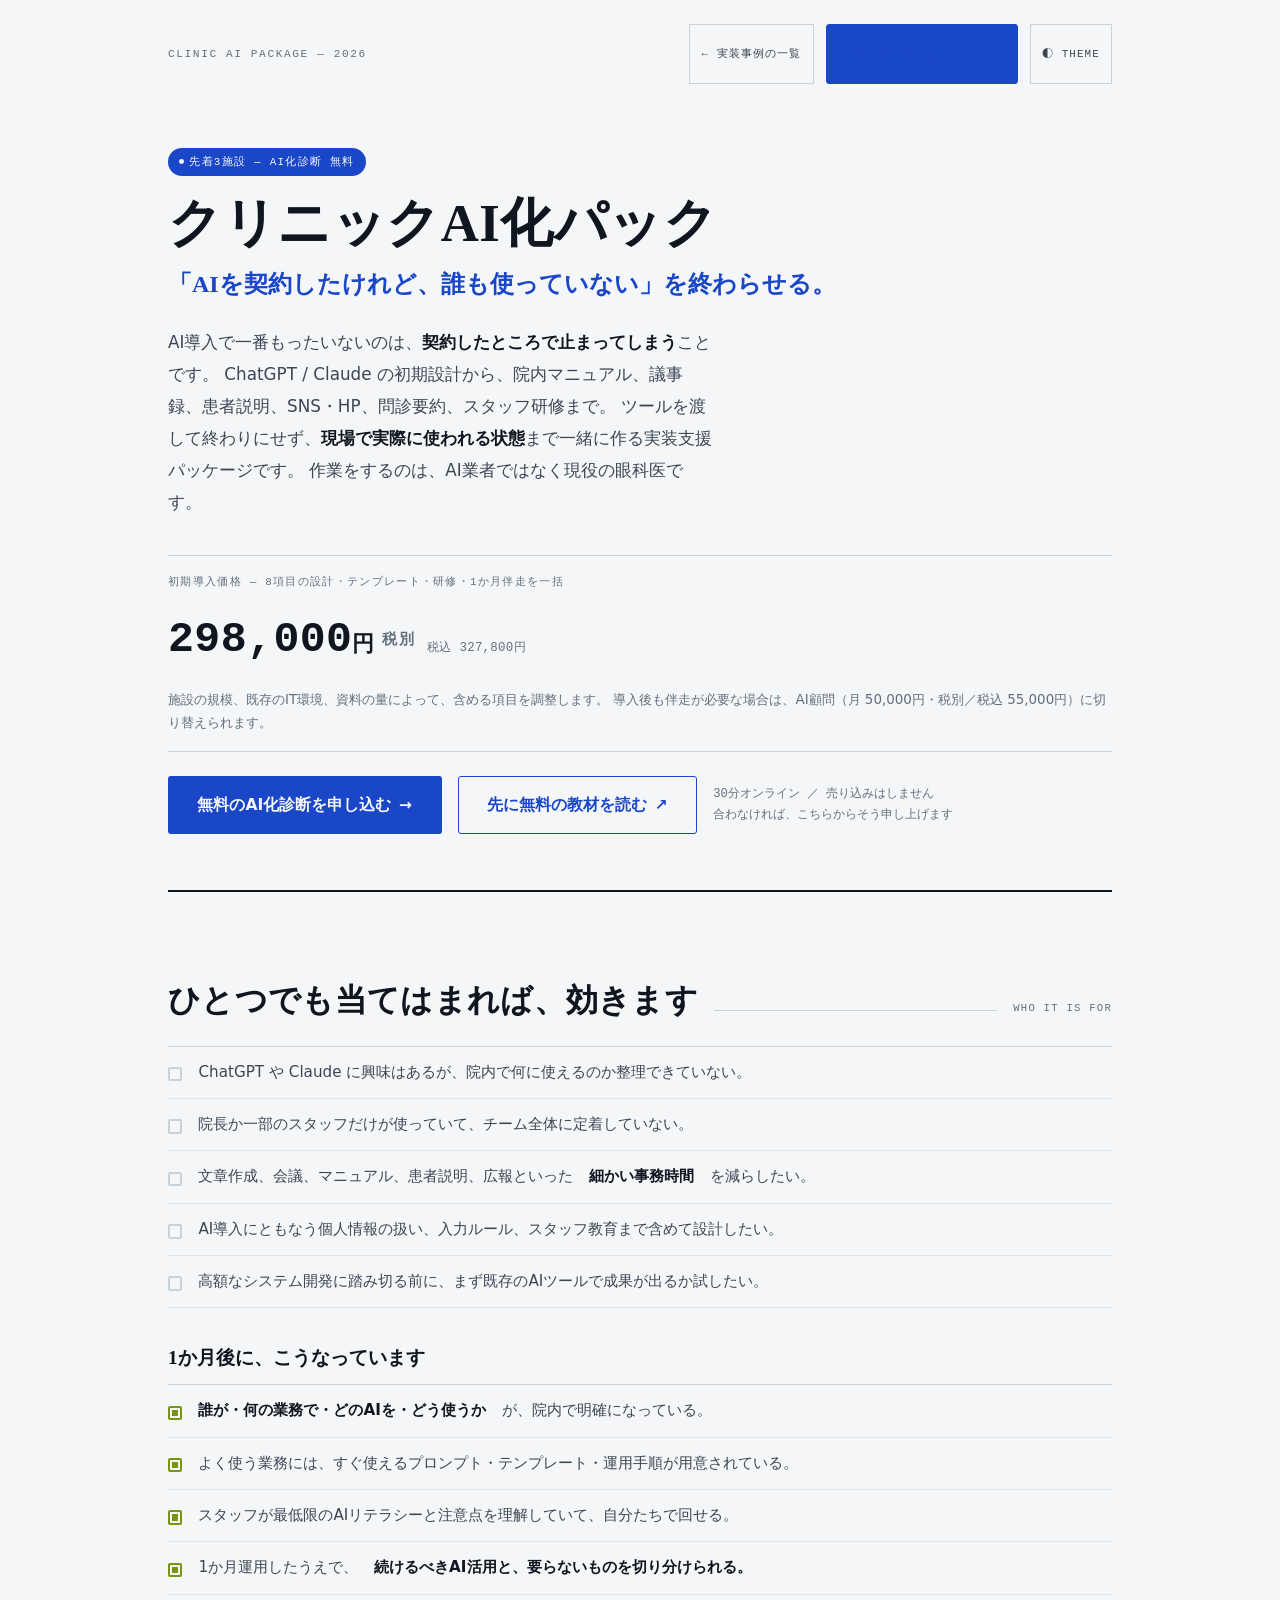
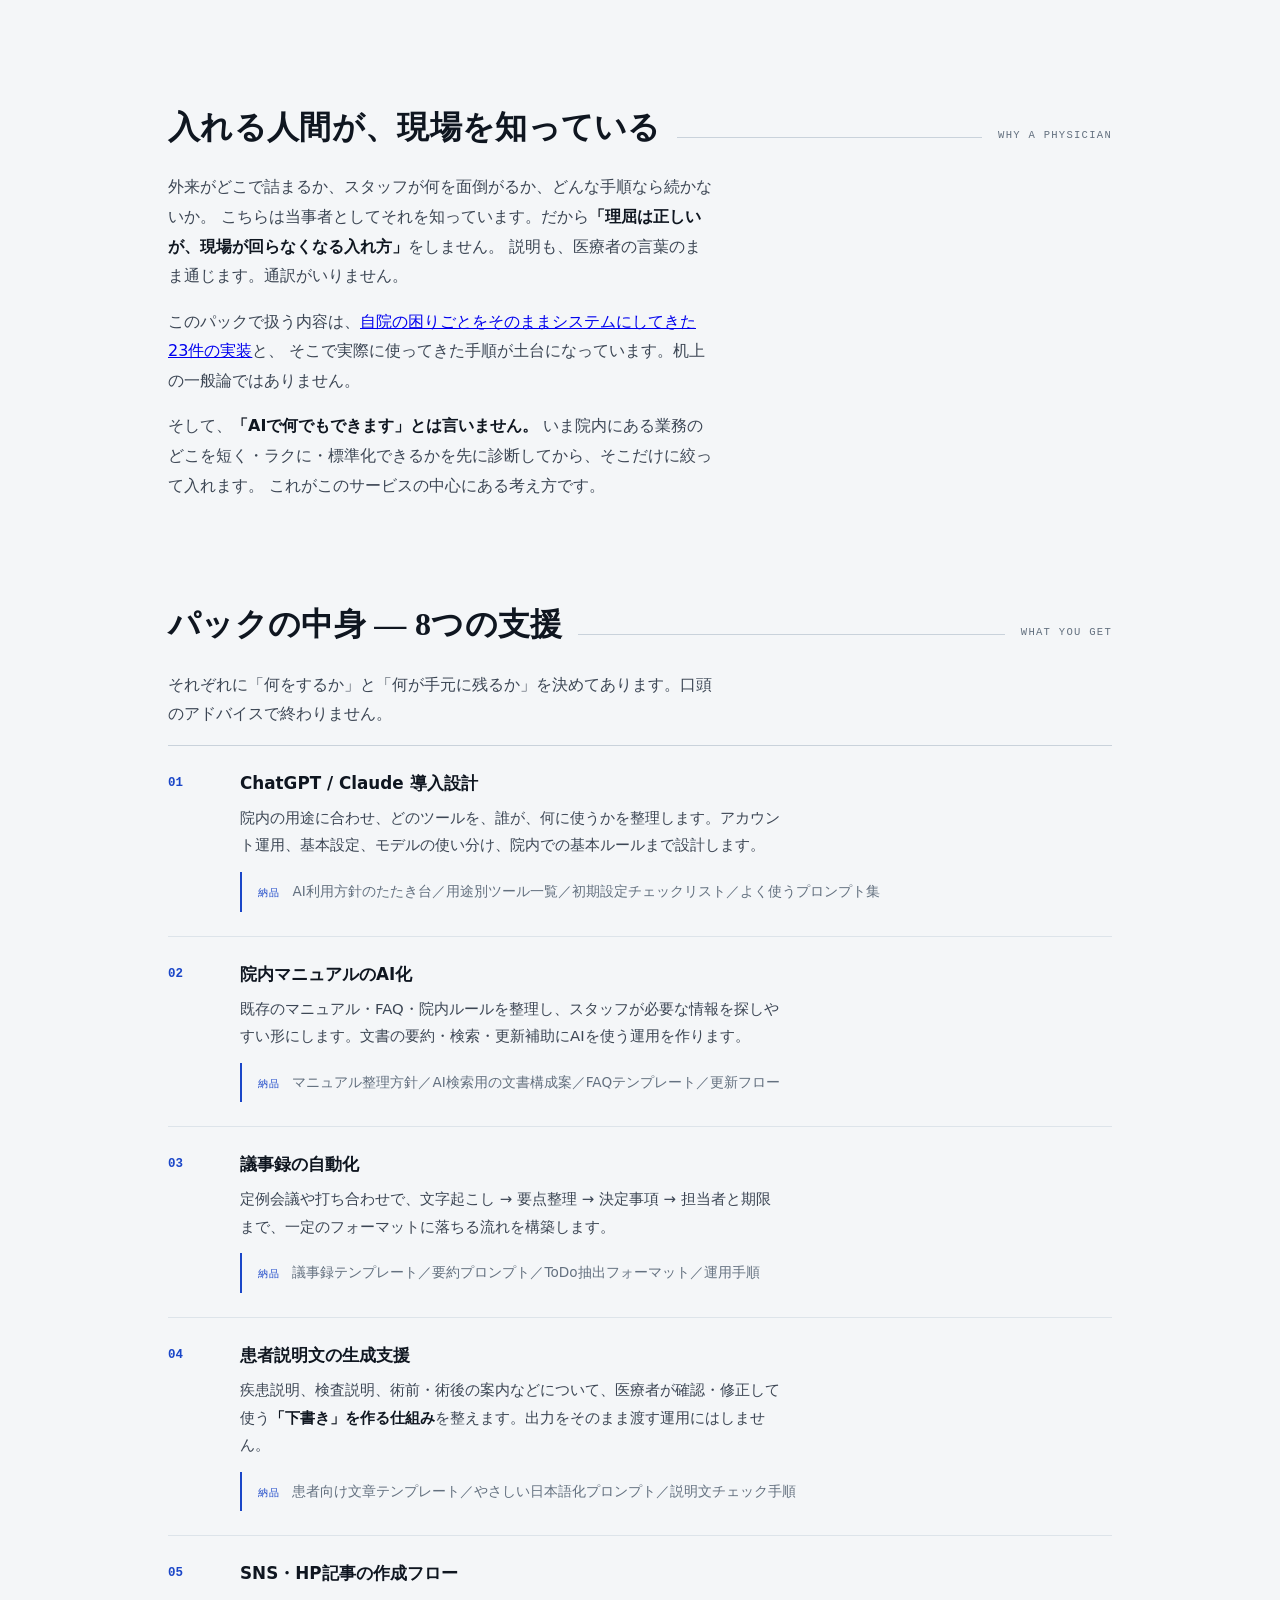
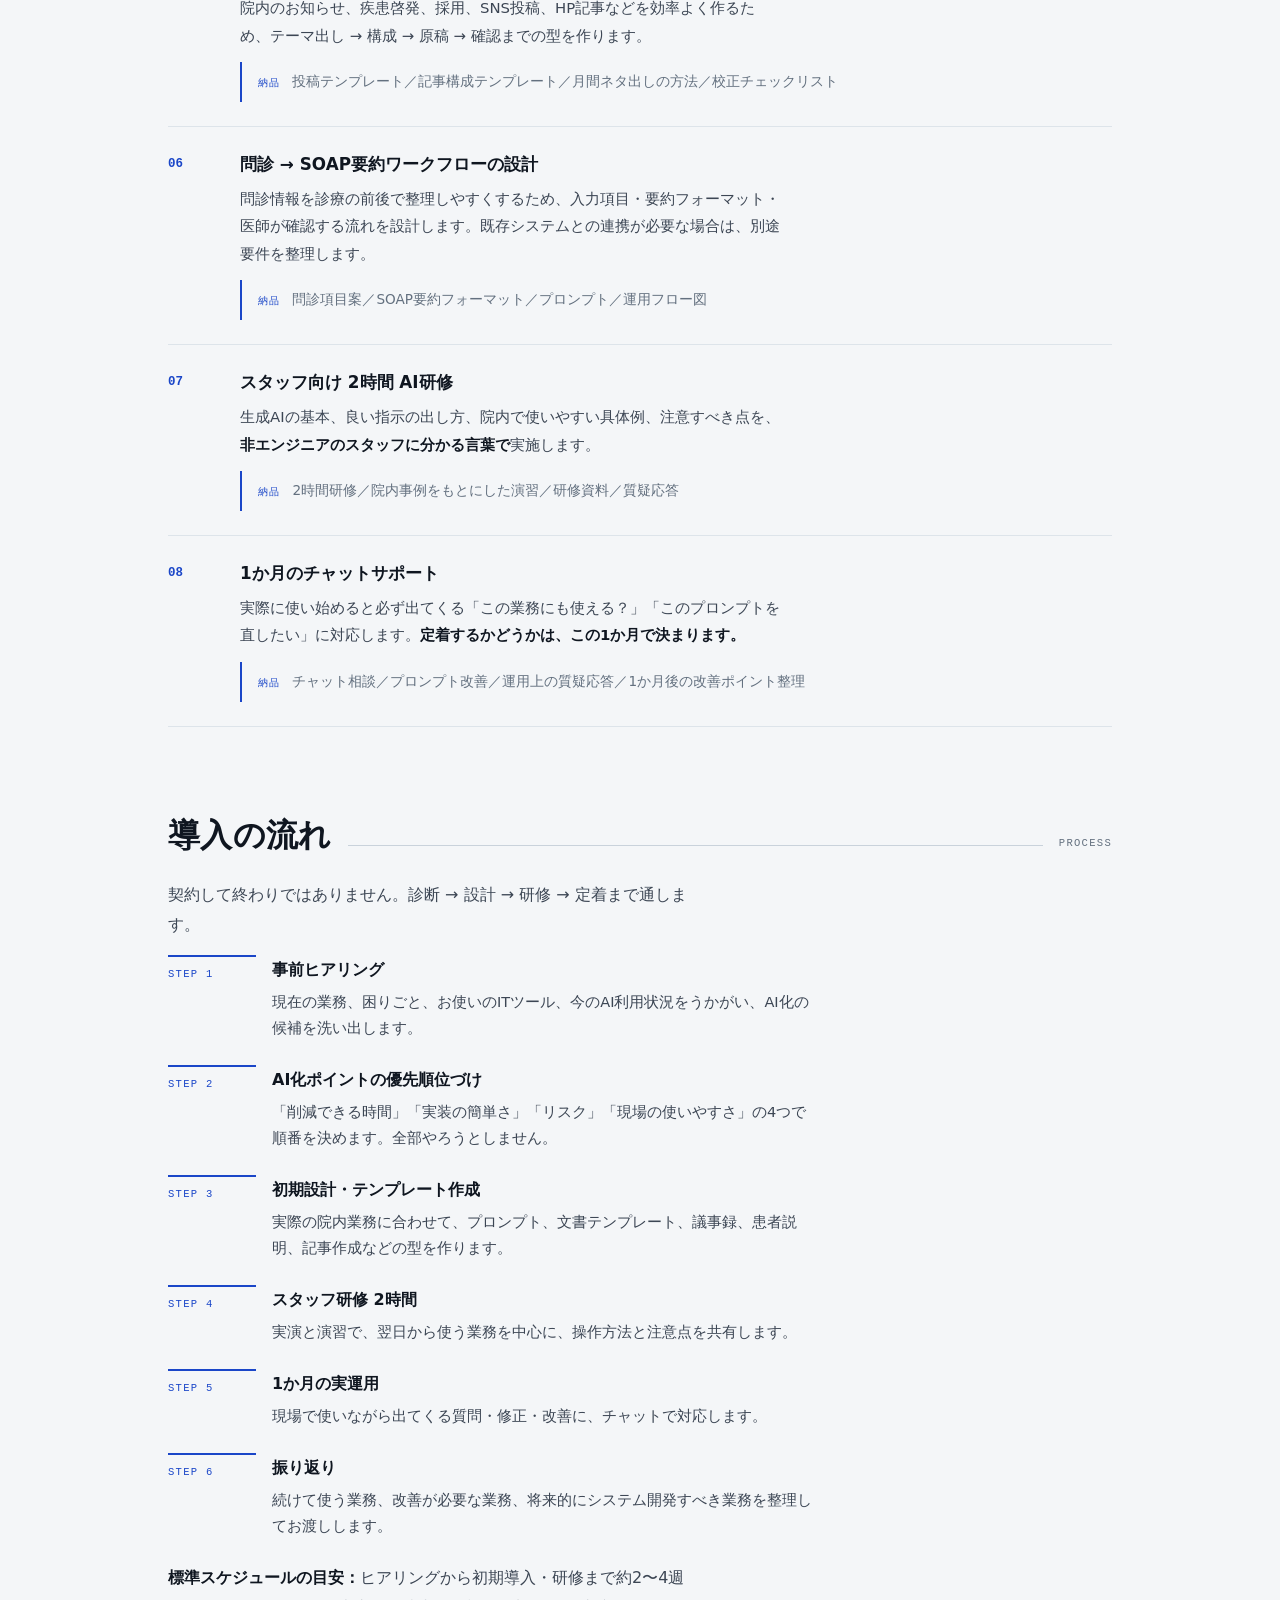
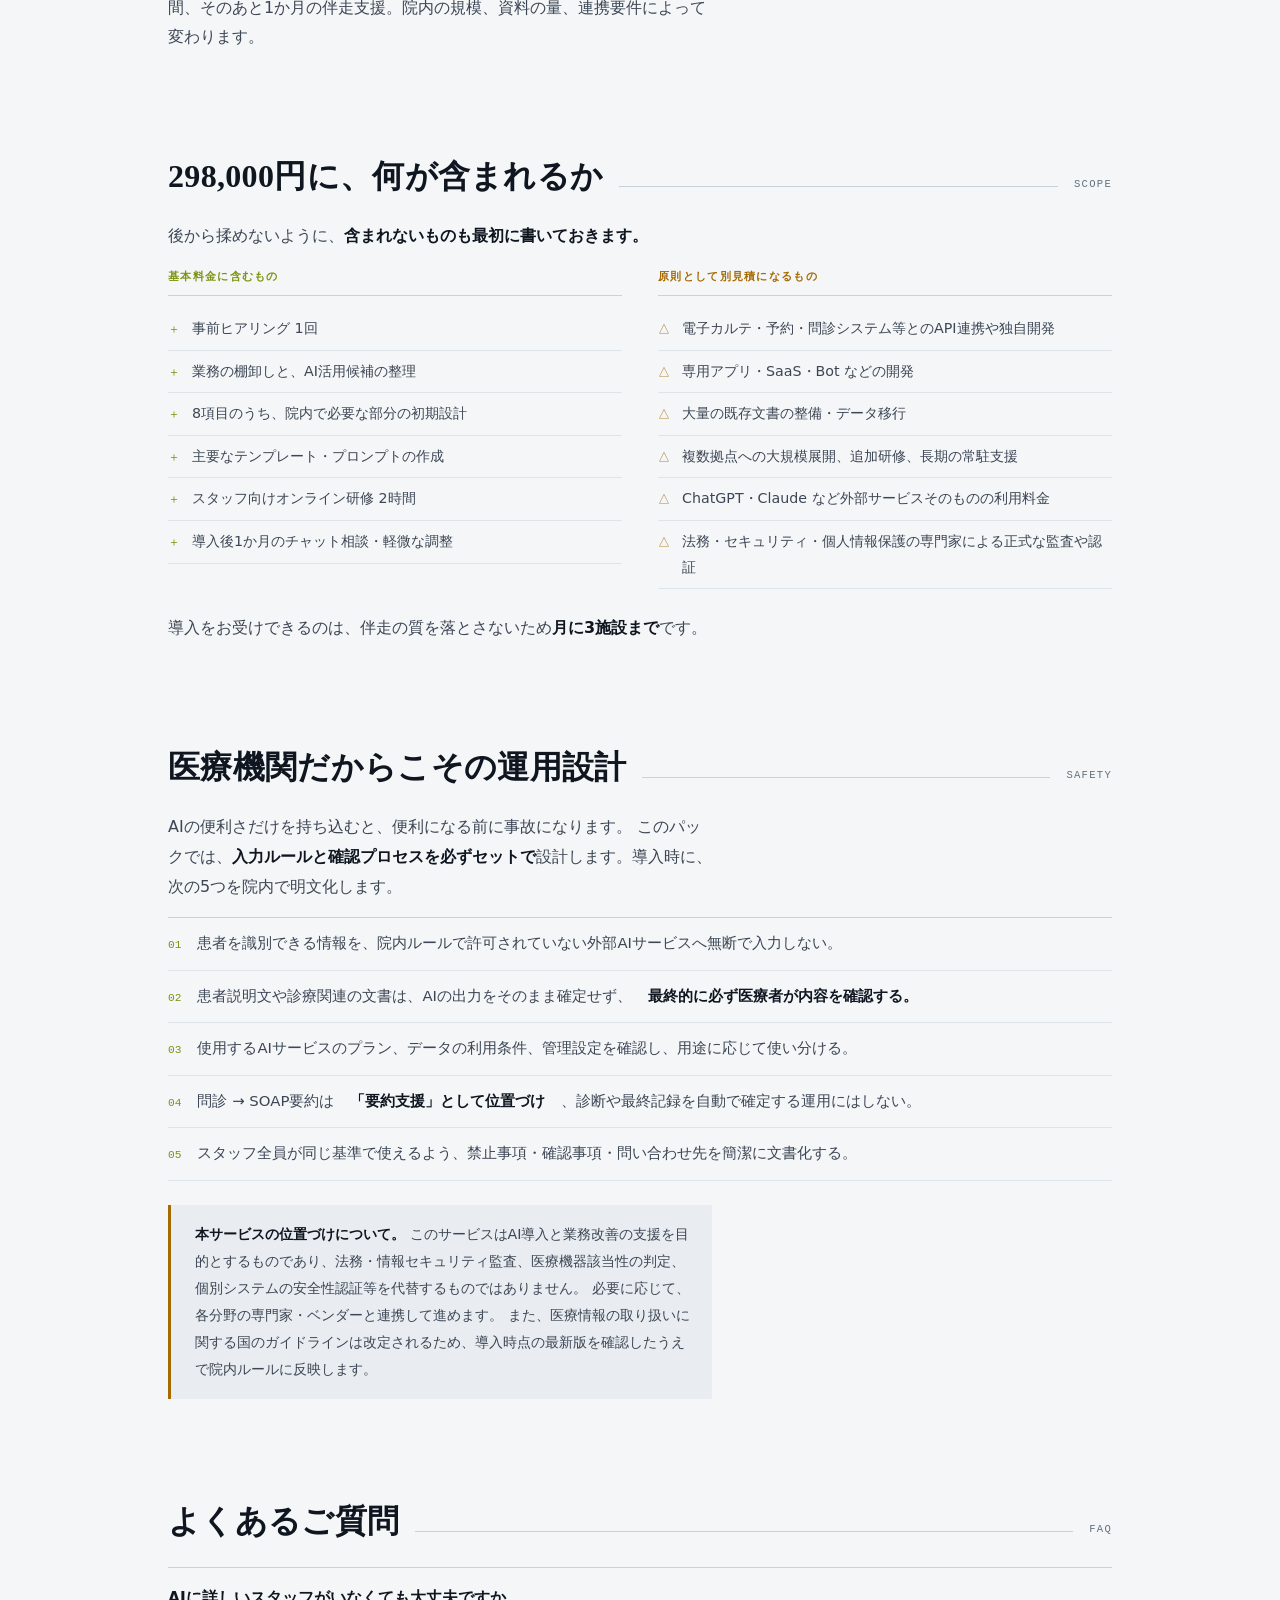
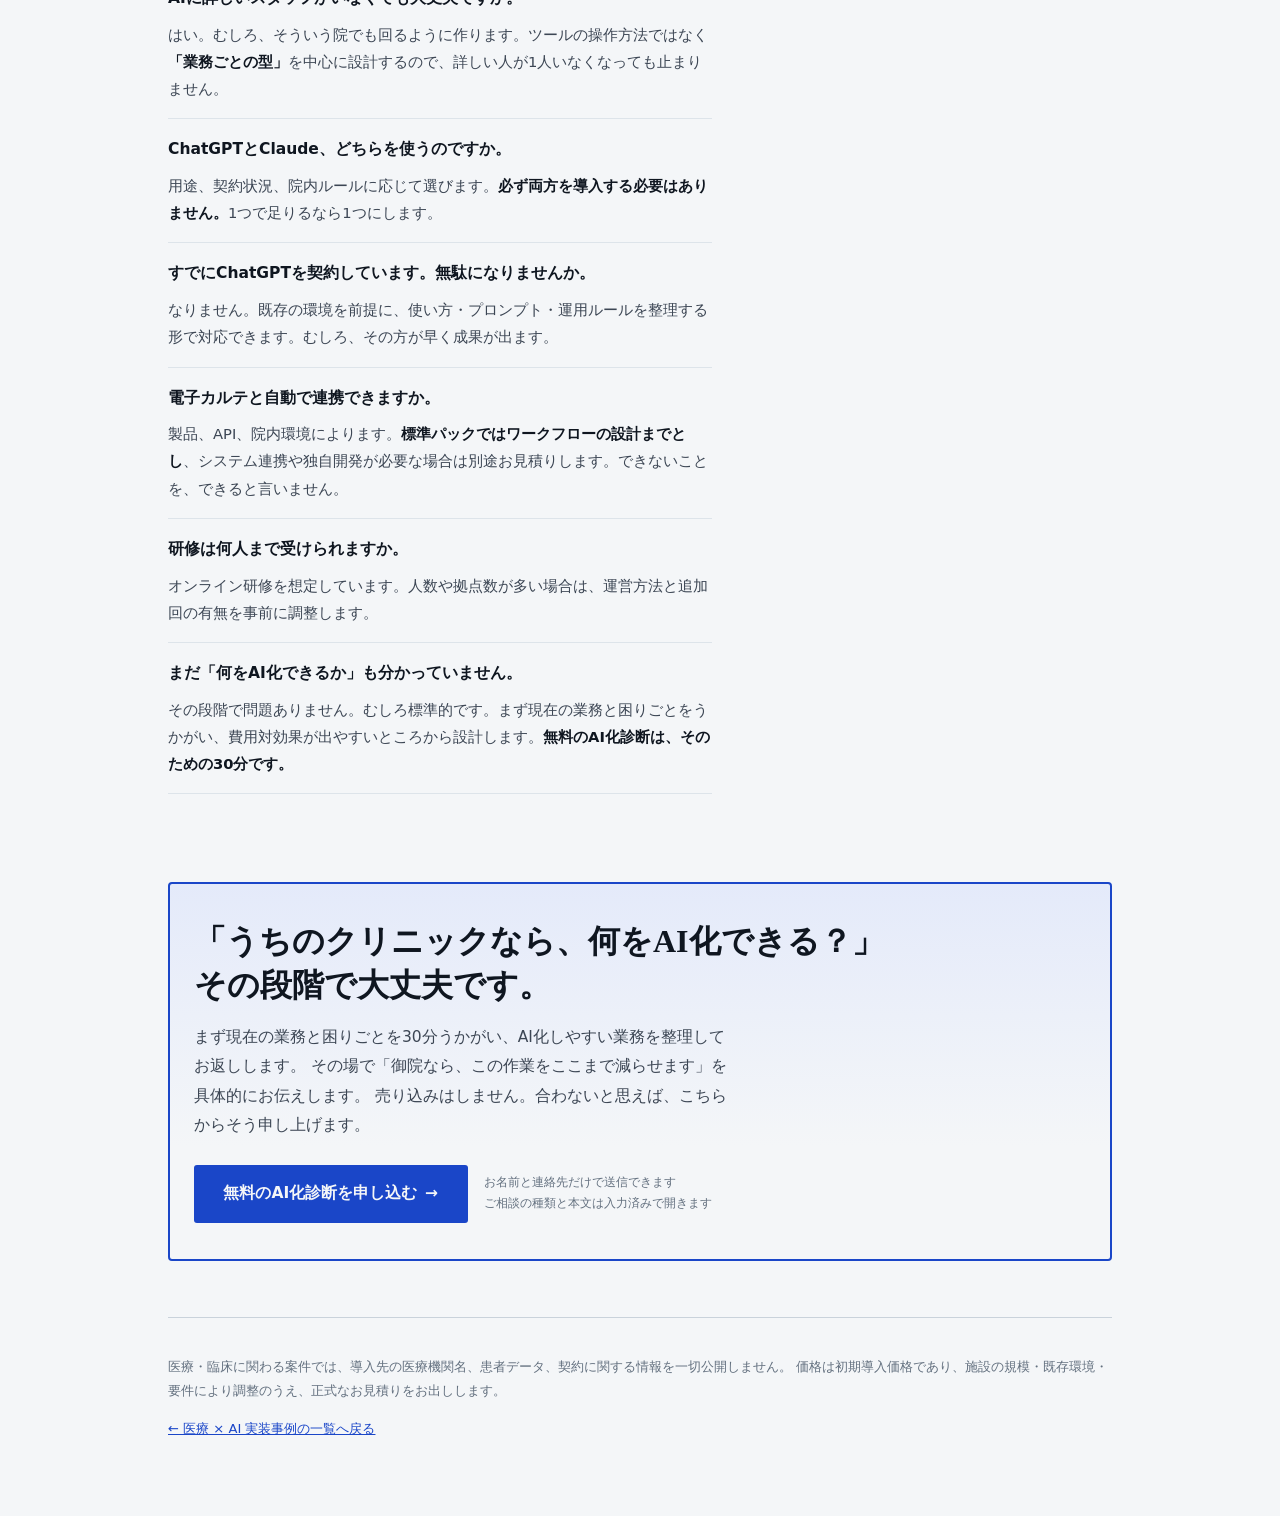
<file: clinic-ai-pack.html>
<!DOCTYPE html>
<html lang="ja">
<head>
<meta charset="utf-8">
<meta name="viewport" content="width=device-width, initial-scale=1">
<title>クリニックAI化パック — 契約して終わり、を終わらせる導入支援</title>
<meta name="description" content="ChatGPT / Claudeの初期設計から院内マニュアル、議事録、患者説明、SNS・HP、問診要約、スタッフ研修、1か月伴走まで。現役の眼科医が、医療機関の業務にAIを組み込む実装支援パッケージ。298,000円。">
<meta name="color-scheme" content="light dark">
<meta property="og:type" content="website">
<meta property="og:url" content="https://stvisualrevolution-sys.github.io/portfolio/clinic-ai-pack.html">
<meta property="og:site_name" content="医療 × AI 実装事例">
<meta property="og:title" content="クリニックAI化パック — 契約して終わり、を終わらせる導入支援">
<meta property="og:description" content="AI導入で一番もったいないのは「契約した」で終わること。現役の眼科医が、院内業務にAIが実際に使われる状態まで作ります。">
<meta name="twitter:card" content="summary_large_image">
<meta name="twitter:title" content="クリニックAI化パック — 契約して終わり、を終わらせる導入支援">
<meta name="twitter:description" content="AI導入で一番もったいないのは「契約した」で終わること。現役の眼科医が、院内業務にAIが実際に使われる状態まで作ります。">
<link rel="icon" href="data:image/svg+xml,%3Csvg%20xmlns='http://www.w3.org/2000/svg'%20viewBox='0%200%2064%2064'%3E%3Crect%20width='64'%20height='64'%20rx='13'%20fill='%230B1220'/%3E%3Cpath%20d='M7%2035h9.5l4.5-14%206.5%2027%205.5-18%203.5%205h15'%20fill='none'%20stroke='%234C7BFF'%20stroke-width='5'%20stroke-linecap='round'%20stroke-linejoin='round'/%3E%3C/svg%3E">
<style>
  /* ─────────────────────────────────────────────
     クリニックAI化パック — 一覧ページと同じ組み。
     色: 細隙灯のコバルトブルーフィルタ由来
     字: 明朝(見出し) × ゴシック(本文) × 等幅(数値)
     ───────────────────────────────────────────── */

  :root {
    --ground:      #F4F6F8;
    --ground-sub:  #E9EDF1;
    --ink:         #0F1620;
    --ink-soft:    #3C4654;
    --slate:       #63707F;
    --rule:        #C9D2DB;
    --rule-soft:   #DDE4EA;
    --cobalt:      #1A46C8;
    --cobalt-soft: #E4EAFA;
    --fluor:       #7A9410;
    --amber:       #A56A00;

    --f-display: "Hiragino Mincho ProN", "Yu Mincho", "YuMincho", "Songti SC", serif;
    --f-body:    "Hiragino Sans", "Yu Gothic", "YuGothic", system-ui, -apple-system, sans-serif;
    --f-data:    ui-monospace, "SF Mono", "Menlo", "Consolas", monospace;

    --s1: .25rem;  --s2: .5rem;   --s3: .75rem;  --s4: 1rem;
    --s5: 1.5rem;  --s6: 2.25rem; --s7: 3.5rem;  --s8: 5.5rem;

    --measure: 34rem;
  }

  @media (prefers-color-scheme: dark) {
    :root:not([data-theme="light"]) {
      --ground:      #0C1219;
      --ground-sub:  #131C26;
      --ink:         #E7EDF3;
      --ink-soft:    #B4C0CD;
      --slate:       #8593A2;
      --rule:        #27333F;
      --rule-soft:   #1B242E;
      --cobalt:      #7D9CFF;
      --cobalt-soft: #16233F;
      --fluor:       #B9D93F;
      --amber:       #D9A03C;
    }
  }

  :root[data-theme="dark"] {
    --ground:      #0C1219;
    --ground-sub:  #131C26;
    --ink:         #E7EDF3;
    --ink-soft:    #B4C0CD;
    --slate:       #8593A2;
    --rule:        #27333F;
    --rule-soft:   #1B242E;
    --cobalt:      #7D9CFF;
    --cobalt-soft: #16233F;
    --fluor:       #B9D93F;
    --amber:       #D9A03C;
  }

  :root[data-theme="light"] {
    --ground:      #F4F6F8;
    --ground-sub:  #E9EDF1;
    --ink:         #0F1620;
    --ink-soft:    #3C4654;
    --slate:       #63707F;
    --rule:        #C9D2DB;
    --rule-soft:   #DDE4EA;
    --cobalt:      #1A46C8;
    --cobalt-soft: #E4EAFA;
    --fluor:       #7A9410;
    --amber:       #A56A00;
  }

  *, *::before, *::after { box-sizing: border-box; }

  body {
    margin: 0;
    background: var(--ground);
    color: var(--ink);
    font-family: var(--f-body);
    font-size: 16px;
    line-height: 1.85;
    -webkit-font-smoothing: antialiased;
    font-feature-settings: "palt" 1;
  }

  img, svg { max-width: 100%; }
  button { font: inherit; color: inherit; }
  strong { font-weight: 700; color: var(--ink); }

  .wrap { max-width: 62rem; margin: 0 auto; padding: 0 var(--s5) var(--s8); }

  /* ── 上端の帯 ─────────────────────────────── */

  .topline {
    display: flex; align-items: center; justify-content: space-between;
    flex-wrap: wrap; gap: var(--s3) var(--s4);
    padding: var(--s5) 0;
  }
  .eyebrow {
    font-family: var(--f-data); font-size: .7rem;
    letter-spacing: .14em; text-transform: uppercase;
    color: var(--slate); margin: 0;
  }
  .top-actions { display: flex; flex-wrap: wrap; gap: var(--s3); flex-shrink: 0; }
  .theme-toggle {
    flex-shrink: 0; background: var(--ground);
    border: 1px solid var(--rule); color: var(--ink-soft);
    font-family: var(--f-data); font-size: .68rem; letter-spacing: .1em;
    padding: .4rem .7rem; cursor: pointer; text-decoration: none;
    display: inline-flex; align-items: center;
    transition: border-color .15s, color .15s;
  }
  .theme-toggle:hover { border-color: var(--cobalt); color: var(--cobalt); }
  .theme-toggle:focus-visible { outline: 2px solid var(--cobalt); outline-offset: 2px; }
  .theme-toggle.cta { border-color: var(--cobalt); color: var(--cobalt); }
  .theme-toggle.cta:hover { background: var(--cobalt); color: var(--ground); }

  /* ── 冒頭 ─────────────────────────────────── */

  .hero { padding: var(--s6) 0 var(--s7); border-bottom: 2px solid var(--ink); }

  .flag {
    display: inline-flex; align-items: center; gap: .5em;
    font-family: var(--f-data); font-size: .68rem;
    letter-spacing: .12em; text-transform: uppercase;
    background: var(--cobalt); color: var(--ground);
    border-radius: 999px; padding: .38em 1em; margin-bottom: var(--s4);
  }
  .flag .dot { width: .45em; height: .45em; border-radius: 50%; background: var(--ground); }

  h1 {
    font-family: var(--f-display); font-weight: 600;
    font-size: clamp(2.1rem, 6vw, 3.3rem);
    line-height: 1.18; letter-spacing: .01em;
    text-wrap: balance; margin: 0 0 var(--s3);
  }
  .hero-kicker {
    font-family: var(--f-display); font-weight: 600;
    font-size: clamp(1.1rem, 3vw, 1.5rem);
    line-height: 1.55; color: var(--cobalt);
    text-wrap: balance; margin: 0 0 var(--s5);
  }
  .hero-lead {
    font-size: 1.05rem; line-height: 1.9; color: var(--ink-soft);
    max-width: var(--measure); margin: 0 0 var(--s6);
  }

  .amount {
    display: flex; flex-wrap: wrap; align-items: baseline; gap: var(--s2) var(--s3);
    border-top: 1px solid var(--rule); border-bottom: 1px solid var(--rule);
    padding: var(--s4) 0; margin-bottom: var(--s5);
  }
  .amount .label {
    font-family: var(--f-data); font-size: .68rem; letter-spacing: .12em;
    color: var(--slate); flex-basis: 100%;
  }
  .amount .figure {
    font-family: var(--f-data); font-weight: 600;
    font-size: clamp(1.9rem, 5.5vw, 2.7rem);
    font-variant-numeric: tabular-nums; letter-spacing: .01em; color: var(--ink);
  }
  .amount .unit { font-size: .5em; }
  .amount .tax { font-size: .34em; letter-spacing: .1em; color: var(--slate); margin-left: .5em; vertical-align: .5em; }
  .amount .gross {
    font-family: var(--f-data); font-size: .78rem;
    font-variant-numeric: tabular-nums; color: var(--slate); letter-spacing: .02em;
  }
  .amount .terms { font-size: .84rem; line-height: 1.75; color: var(--slate); flex-basis: 100%; }

  .actions { display: flex; flex-wrap: wrap; align-items: center; gap: var(--s4); }
  .cta {
    display: inline-flex; align-items: center; gap: .5em;
    background: var(--cobalt); color: var(--ground);
    font-size: .97rem; font-weight: 600; text-decoration: none;
    padding: .95em 1.9em; border-radius: 3px; transition: opacity .15s;
  }
  .cta:hover { opacity: .88; }
  .cta:focus-visible { outline: 2px solid var(--cobalt); outline-offset: 3px; }
  .cta-ghost {
    background: transparent; color: var(--cobalt);
    border: 1px solid var(--cobalt);
    padding: calc(.95em - 1px) calc(1.9em - 1px);
    transition: background .15s, color .15s;
  }
  .cta-ghost:hover { background: var(--cobalt); color: var(--ground); opacity: 1; }
  .cta-note { font-family: var(--f-data); font-size: .76rem; color: var(--slate); line-height: 1.7; }

  /* ── 章 ───────────────────────────────────── */

  section.doc { padding-top: var(--s8); }
  .head { display: flex; align-items: baseline; gap: var(--s4); margin-bottom: var(--s5); }
  .head h2 {
    font-family: var(--f-display); font-weight: 600;
    font-size: clamp(1.45rem, 3.6vw, 2rem);
    line-height: 1.3; letter-spacing: .01em; text-wrap: balance; margin: 0;
  }
  .head .fill { flex: 1; height: 1px; background: var(--rule); }
  .head .tag { font-family: var(--f-data); font-size: .66rem; letter-spacing: .12em; color: var(--slate); flex-shrink: 0; }

  .doc > p { max-width: var(--measure); color: var(--ink-soft); }

  h3.sub {
    font-family: var(--f-display); font-weight: 600;
    font-size: 1.2rem; line-height: 1.45;
    margin: var(--s6) 0 var(--s3); color: var(--ink);
  }

  /* ── 該当するかの点検 ─────────────────────── */

  .check { list-style: none; padding: 0; margin: 0 0 var(--s5); border-top: 1px solid var(--rule); }
  .check li {
    display: flex; gap: var(--s4); align-items: flex-start;
    border-bottom: 1px solid var(--rule-soft); padding: var(--s3) 0;
    font-size: .95rem; line-height: 1.8; color: var(--ink-soft);
  }
  .check li::before {
    content: ""; flex-shrink: 0; margin-top: .55em;
    width: .95em; height: .95em; border: 2px solid var(--rule); border-radius: 2px;
  }
  .check.done li::before {
    border-color: var(--fluor); background: var(--fluor);
    box-shadow: inset 0 0 0 2px var(--ground);
  }

  /* ── 8つの支援 ────────────────────────────── */

  .svc { border-top: 1px solid var(--rule); }
  .svc-item {
    display: grid; grid-template-columns: 3.5rem 1fr; gap: var(--s4);
    border-bottom: 1px solid var(--rule-soft); padding: var(--s5) 0;
  }
  .svc-no {
    font-family: var(--f-data); font-size: .78rem; font-weight: 600;
    font-variant-numeric: tabular-nums; color: var(--cobalt); line-height: 2.1;
  }
  .svc-item h3 {
    font-family: var(--f-body); font-weight: 700; font-size: 1.05rem;
    line-height: 1.6; margin: 0 0 var(--s2); color: var(--ink);
  }
  .svc-item p { font-size: .93rem; line-height: 1.85; color: var(--ink-soft); margin: 0 0 var(--s3); max-width: var(--measure); }
  .deliver {
    display: flex; flex-wrap: wrap; gap: var(--s2) var(--s3);
    align-items: baseline;
    border-left: 2px solid var(--cobalt);
    padding: var(--s2) 0 var(--s2) var(--s4);
  }
  .deliver .dl {
    font-family: var(--f-data); font-size: .64rem; letter-spacing: .12em;
    color: var(--cobalt); flex-shrink: 0;
  }
  .deliver .dv { font-size: .85rem; line-height: 1.75; color: var(--slate); }

  @media (max-width: 560px) {
    .svc-item { grid-template-columns: 1fr; gap: var(--s2); }
    .svc-no { line-height: 1.6; }
  }

  /* ── 導入の流れ ───────────────────────────── */

  .steps { list-style: none; padding: 0; margin: 0 0 var(--s5); display: grid; gap: var(--s5); }
  .steps li { display: grid; grid-template-columns: 5.5rem 1fr; gap: var(--s4); }
  .steps .sn {
    font-family: var(--f-data); font-size: .66rem; letter-spacing: .12em;
    color: var(--cobalt); border-top: 2px solid var(--cobalt); padding-top: var(--s2);
  }
  .steps b { display: block; font-size: 1rem; color: var(--ink); margin-bottom: var(--s1); }
  .steps span.d { display: block; font-size: .91rem; line-height: 1.8; color: var(--ink-soft); max-width: var(--measure); }
  @media (max-width: 560px) { .steps li { grid-template-columns: 1fr; gap: var(--s2); } }

  /* ── 含む / 含まない ──────────────────────── */

  .scope { display: grid; grid-template-columns: repeat(auto-fit, minmax(16rem, 1fr)); gap: var(--s5) var(--s6); margin-bottom: var(--s5); }
  .scope h3 {
    font-family: var(--f-data); font-size: .68rem; letter-spacing: .12em;
    margin: 0 0 var(--s3); padding-bottom: var(--s2);
    border-bottom: 1px solid var(--rule);
  }
  .scope .in h3  { color: var(--fluor); }
  .scope .out h3 { color: var(--amber); }
  .scope ul { list-style: none; padding: 0; margin: 0; }
  .scope li {
    display: flex; gap: var(--s3); align-items: baseline;
    font-size: .89rem; line-height: 1.8; color: var(--ink-soft);
    padding: var(--s2) 0; border-bottom: 1px solid var(--rule-soft);
  }
  .scope li::before { content: "＋"; color: var(--fluor); font-family: var(--f-data); font-size: .72rem; flex-shrink: 0; }
  .scope .out li::before { content: "△"; color: var(--amber); }

  /* ── 運用設計 ─────────────────────────────── */

  .rules { list-style: none; counter-reset: r; padding: 0; margin: 0 0 var(--s5); border-top: 1px solid var(--rule); }
  .rules li {
    counter-increment: r;
    display: flex; gap: var(--s4); align-items: baseline;
    border-bottom: 1px solid var(--rule-soft); padding: var(--s3) 0;
    font-size: .93rem; line-height: 1.85; color: var(--ink-soft);
  }
  .rules li::before {
    content: counter(r, decimal-leading-zero);
    font-family: var(--f-data); font-size: .7rem; color: var(--fluor);
    font-variant-numeric: tabular-nums; flex-shrink: 0;
  }

  .disclaim {
    border-left: 3px solid var(--amber);
    background: var(--ground-sub);
    padding: var(--s4) var(--s4) var(--s4) var(--s5);
    font-size: .89rem; line-height: 1.9; color: var(--ink-soft);
  }
  .disclaim b { color: var(--ink); }

  /* ── FAQ ──────────────────────────────────── */

  .faq { border-top: 1px solid var(--rule); margin-bottom: var(--s5); }
  .faq dt {
    font-weight: 700; font-size: .97rem; color: var(--ink);
    padding: var(--s4) 0 var(--s2);
  }
  .faq dd {
    margin: 0 0 0; padding: 0 0 var(--s4);
    border-bottom: 1px solid var(--rule-soft);
    font-size: .92rem; line-height: 1.85; color: var(--ink-soft);
    max-width: var(--measure);
  }

  /* ── 終端 ─────────────────────────────────── */

  .close {
    margin-top: var(--s8);
    border: 2px solid var(--cobalt); border-radius: 4px;
    background: linear-gradient(180deg, var(--cobalt-soft), transparent 70%);
    padding: var(--s6) var(--s5);
  }
  .close h2 {
    font-family: var(--f-display); font-weight: 600;
    font-size: clamp(1.4rem, 4vw, 2rem); line-height: 1.35;
    text-wrap: balance; margin: 0 0 var(--s4);
  }
  .close p { font-size: .97rem; line-height: 1.9; color: var(--ink-soft); max-width: var(--measure); margin: 0 0 var(--s5); }

  footer.note {
    margin-top: var(--s7); padding-top: var(--s5);
    border-top: 1px solid var(--rule);
    font-size: .82rem; line-height: 1.85; color: var(--slate);
  }
  footer.note p { max-width: none; }
  footer.note a { color: var(--cobalt); }

  @media (max-width: 560px) {
    .close { padding: var(--s5) var(--s4); }
  }
</style>
</head>
<body>

<div class="wrap">

  <div class="topline">
    <p class="eyebrow">Clinic AI Package — 2026</p>
    <div class="top-actions">
      <a class="theme-toggle" href="index.html">← 実装事例の一覧</a>
      <a class="theme-toggle cta" href="contact.html?type=clinic-ai-pack#form">無料AI化診断 →</a>
      <button class="theme-toggle" id="themeToggle" type="button" aria-label="配色を切り替える">◐ THEME</button>
    </div>
  </div>

  <header class="hero">
    <span class="flag"><span class="dot"></span>先着3施設 — AI化診断 無料</span>
    <h1>クリニックAI化パック</h1>
    <p class="hero-kicker">「AIを契約したけれど、誰も使っていない」を終わらせる。</p>

    <p class="hero-lead">
      AI導入で一番もったいないのは、<strong>契約したところで止まってしまう</strong>ことです。
      ChatGPT / Claude の初期設計から、院内マニュアル、議事録、患者説明、SNS・HP、問診要約、スタッフ研修まで。
      ツールを渡して終わりにせず、<strong>現場で実際に使われる状態</strong>まで一緒に作る実装支援パッケージです。
      作業をするのは、AI業者ではなく現役の眼科医です。
    </p>

    <div class="amount">
      <span class="label">初期導入価格 — 8項目の設計・テンプレート・研修・1か月伴走を一括</span>
      <span class="figure">298,000<span class="unit">円</span><span class="tax">税別</span></span>
      <span class="gross">税込 327,800円</span>
      <span class="terms">
        施設の規模、既存のIT環境、資料の量によって、含める項目を調整します。
        導入後も伴走が必要な場合は、AI顧問（月 50,000円・税別／税込 55,000円）に切り替えられます。
      </span>
    </div>

    <div class="actions">
      <a class="cta" href="contact.html?type=clinic-ai-pack#form">無料のAI化診断を申し込む <span aria-hidden="true">→</span></a>
      <a class="cta cta-ghost" href="https://stvisualrevolution-sys.github.io/clinic-ai-guide/">先に無料の教材を読む <span aria-hidden="true">↗</span></a>
      <span class="cta-note">30分オンライン ／ 売り込みはしません<br>合わなければ、こちらからそう申し上げます</span>
    </div>
  </header>

  <main>

  <!-- ══ 向いている施設 ══════════════════════ -->
  <section class="doc" id="fit">
    <div class="head">
      <h2>ひとつでも当てはまれば、効きます</h2>
      <span class="fill"></span><span class="tag">WHO IT IS FOR</span>
    </div>

    <ul class="check">
      <li>ChatGPT や Claude に興味はあるが、院内で何に使えるのか整理できていない。</li>
      <li>院長か一部のスタッフだけが使っていて、チーム全体に定着していない。</li>
      <li>文章作成、会議、マニュアル、患者説明、広報といった<strong>細かい事務時間</strong>を減らしたい。</li>
      <li>AI導入にともなう個人情報の扱い、入力ルール、スタッフ教育まで含めて設計したい。</li>
      <li>高額なシステム開発に踏み切る前に、まず既存のAIツールで成果が出るか試したい。</li>
    </ul>

    <h3 class="sub">1か月後に、こうなっています</h3>
    <ul class="check done">
      <li><strong>誰が・何の業務で・どのAIを・どう使うか</strong>が、院内で明確になっている。</li>
      <li>よく使う業務には、すぐ使えるプロンプト・テンプレート・運用手順が用意されている。</li>
      <li>スタッフが最低限のAIリテラシーと注意点を理解していて、自分たちで回せる。</li>
      <li>1か月運用したうえで、<strong>続けるべきAI活用と、要らないものを切り分けられる。</strong></li>
    </ul>
  </section>

  <!-- ══ なぜ医師か ══════════════════════════ -->
  <section class="doc" id="why">
    <div class="head">
      <h2>入れる人間が、現場を知っている</h2>
      <span class="fill"></span><span class="tag">WHY A PHYSICIAN</span>
    </div>
    <p>
      外来がどこで詰まるか、スタッフが何を面倒がるか、どんな手順なら続かないか。
      こちらは当事者としてそれを知っています。だから<strong>「理屈は正しいが、現場が回らなくなる入れ方」</strong>をしません。
      説明も、医療者の言葉のまま通じます。通訳がいりません。
    </p>
    <p>
      このパックで扱う内容は、<a href="index.html">自院の困りごとをそのままシステムにしてきた23件の実装</a>と、
      そこで実際に使ってきた手順が土台になっています。机上の一般論ではありません。
    </p>
    <p>
      そして、<strong>「AIで何でもできます」とは言いません。</strong>
      いま院内にある業務のどこを短く・ラクに・標準化できるかを先に診断してから、そこだけに絞って入れます。
      これがこのサービスの中心にある考え方です。
    </p>
  </section>

  <!-- ══ 8つの支援 ═══════════════════════════ -->
  <section class="doc" id="contents">
    <div class="head">
      <h2>パックの中身 — 8つの支援</h2>
      <span class="fill"></span><span class="tag">WHAT YOU GET</span>
    </div>
    <p>それぞれに「何をするか」と「何が手元に残るか」を決めてあります。口頭のアドバイスで終わりません。</p>

    <div class="svc">

      <div class="svc-item">
        <span class="svc-no">01</span>
        <div>
          <h3>ChatGPT / Claude 導入設計</h3>
          <p>院内の用途に合わせ、どのツールを、誰が、何に使うかを整理します。アカウント運用、基本設定、モデルの使い分け、院内での基本ルールまで設計します。</p>
          <div class="deliver"><span class="dl">納品</span><span class="dv">AI利用方針のたたき台／用途別ツール一覧／初期設定チェックリスト／よく使うプロンプト集</span></div>
        </div>
      </div>

      <div class="svc-item">
        <span class="svc-no">02</span>
        <div>
          <h3>院内マニュアルのAI化</h3>
          <p>既存のマニュアル・FAQ・院内ルールを整理し、スタッフが必要な情報を探しやすい形にします。文書の要約・検索・更新補助にAIを使う運用を作ります。</p>
          <div class="deliver"><span class="dl">納品</span><span class="dv">マニュアル整理方針／AI検索用の文書構成案／FAQテンプレート／更新フロー</span></div>
        </div>
      </div>

      <div class="svc-item">
        <span class="svc-no">03</span>
        <div>
          <h3>議事録の自動化</h3>
          <p>定例会議や打ち合わせで、文字起こし → 要点整理 → 決定事項 → 担当者と期限まで、一定のフォーマットに落ちる流れを構築します。</p>
          <div class="deliver"><span class="dl">納品</span><span class="dv">議事録テンプレート／要約プロンプト／ToDo抽出フォーマット／運用手順</span></div>
        </div>
      </div>

      <div class="svc-item">
        <span class="svc-no">04</span>
        <div>
          <h3>患者説明文の生成支援</h3>
          <p>疾患説明、検査説明、術前・術後の案内などについて、医療者が確認・修正して使う<strong>「下書き」を作る仕組み</strong>を整えます。出力をそのまま渡す運用にはしません。</p>
          <div class="deliver"><span class="dl">納品</span><span class="dv">患者向け文章テンプレート／やさしい日本語化プロンプト／説明文チェック手順</span></div>
        </div>
      </div>

      <div class="svc-item">
        <span class="svc-no">05</span>
        <div>
          <h3>SNS・HP記事の作成フロー</h3>
          <p>院内のお知らせ、疾患啓発、採用、SNS投稿、HP記事などを効率よく作るため、テーマ出し → 構成 → 原稿 → 確認までの型を作ります。</p>
          <div class="deliver"><span class="dl">納品</span><span class="dv">投稿テンプレート／記事構成テンプレート／月間ネタ出しの方法／校正チェックリスト</span></div>
        </div>
      </div>

      <div class="svc-item">
        <span class="svc-no">06</span>
        <div>
          <h3>問診 → SOAP要約ワークフローの設計</h3>
          <p>問診情報を診療の前後で整理しやすくするため、入力項目・要約フォーマット・医師が確認する流れを設計します。既存システムとの連携が必要な場合は、別途要件を整理します。</p>
          <div class="deliver"><span class="dl">納品</span><span class="dv">問診項目案／SOAP要約フォーマット／プロンプト／運用フロー図</span></div>
        </div>
      </div>

      <div class="svc-item">
        <span class="svc-no">07</span>
        <div>
          <h3>スタッフ向け 2時間 AI研修</h3>
          <p>生成AIの基本、良い指示の出し方、院内で使いやすい具体例、注意すべき点を、<strong>非エンジニアのスタッフに分かる言葉で</strong>実施します。</p>
          <div class="deliver"><span class="dl">納品</span><span class="dv">2時間研修／院内事例をもとにした演習／研修資料／質疑応答</span></div>
        </div>
      </div>

      <div class="svc-item">
        <span class="svc-no">08</span>
        <div>
          <h3>1か月のチャットサポート</h3>
          <p>実際に使い始めると必ず出てくる「この業務にも使える？」「このプロンプトを直したい」に対応します。<strong>定着するかどうかは、この1か月で決まります。</strong></p>
          <div class="deliver"><span class="dl">納品</span><span class="dv">チャット相談／プロンプト改善／運用上の質疑応答／1か月後の改善ポイント整理</span></div>
        </div>
      </div>

    </div>
  </section>

  <!-- ══ 導入の流れ ══════════════════════════ -->
  <section class="doc" id="flow">
    <div class="head">
      <h2>導入の流れ</h2>
      <span class="fill"></span><span class="tag">PROCESS</span>
    </div>
    <p>契約して終わりではありません。診断 → 設計 → 研修 → 定着まで通します。</p>

    <ol class="steps">
      <li><span class="sn">STEP 1</span><span><b>事前ヒアリング</b><span class="d">現在の業務、困りごと、お使いのITツール、今のAI利用状況をうかがい、AI化の候補を洗い出します。</span></span></li>
      <li><span class="sn">STEP 2</span><span><b>AI化ポイントの優先順位づけ</b><span class="d">「削減できる時間」「実装の簡単さ」「リスク」「現場の使いやすさ」の4つで順番を決めます。全部やろうとしません。</span></span></li>
      <li><span class="sn">STEP 3</span><span><b>初期設計・テンプレート作成</b><span class="d">実際の院内業務に合わせて、プロンプト、文書テンプレート、議事録、患者説明、記事作成などの型を作ります。</span></span></li>
      <li><span class="sn">STEP 4</span><span><b>スタッフ研修 2時間</b><span class="d">実演と演習で、翌日から使う業務を中心に、操作方法と注意点を共有します。</span></span></li>
      <li><span class="sn">STEP 5</span><span><b>1か月の実運用</b><span class="d">現場で使いながら出てくる質問・修正・改善に、チャットで対応します。</span></span></li>
      <li><span class="sn">STEP 6</span><span><b>振り返り</b><span class="d">続けて使う業務、改善が必要な業務、将来的にシステム開発すべき業務を整理してお渡しします。</span></span></li>
    </ol>

    <p><strong>標準スケジュールの目安：</strong>ヒアリングから初期導入・研修まで約2〜4週間、そのあと1か月の伴走支援。院内の規模、資料の量、連携要件によって変わります。</p>
  </section>

  <!-- ══ 料金 ════════════════════════════════ -->
  <section class="doc" id="price">
    <div class="head">
      <h2>298,000円に、何が含まれるか</h2>
      <span class="fill"></span><span class="tag">SCOPE</span>
    </div>
    <p>後から揉めないように、<strong>含まれないものも最初に書いておきます。</strong></p>

    <div class="scope">
      <div class="in">
        <h3>基本料金に含むもの</h3>
        <ul>
          <li>事前ヒアリング 1回</li>
          <li>業務の棚卸しと、AI活用候補の整理</li>
          <li>8項目のうち、院内で必要な部分の初期設計</li>
          <li>主要なテンプレート・プロンプトの作成</li>
          <li>スタッフ向けオンライン研修 2時間</li>
          <li>導入後1か月のチャット相談・軽微な調整</li>
        </ul>
      </div>
      <div class="out">
        <h3>原則として別見積になるもの</h3>
        <ul>
          <li>電子カルテ・予約・問診システム等とのAPI連携や独自開発</li>
          <li>専用アプリ・SaaS・Bot などの開発</li>
          <li>大量の既存文書の整備・データ移行</li>
          <li>複数拠点への大規模展開、追加研修、長期の常駐支援</li>
          <li>ChatGPT・Claude など外部サービスそのものの利用料金</li>
          <li>法務・セキュリティ・個人情報保護の専門家による正式な監査や認証</li>
        </ul>
      </div>
    </div>

    <p>導入をお受けできるのは、伴走の質を落とさないため<strong>月に3施設まで</strong>です。</p>
  </section>

  <!-- ══ 運用設計 ════════════════════════════ -->
  <section class="doc" id="safety">
    <div class="head">
      <h2>医療機関だからこその運用設計</h2>
      <span class="fill"></span><span class="tag">SAFETY</span>
    </div>
    <p>
      AIの便利さだけを持ち込むと、便利になる前に事故になります。
      このパックでは、<strong>入力ルールと確認プロセスを必ずセットで</strong>設計します。導入時に、次の5つを院内で明文化します。
    </p>

    <ol class="rules">
      <li>患者を識別できる情報を、院内ルールで許可されていない外部AIサービスへ無断で入力しない。</li>
      <li>患者説明文や診療関連の文書は、AIの出力をそのまま確定せず、<strong>最終的に必ず医療者が内容を確認する。</strong></li>
      <li>使用するAIサービスのプラン、データの利用条件、管理設定を確認し、用途に応じて使い分ける。</li>
      <li>問診 → SOAP要約は<strong>「要約支援」として位置づけ</strong>、診断や最終記録を自動で確定する運用にはしない。</li>
      <li>スタッフ全員が同じ基準で使えるよう、禁止事項・確認事項・問い合わせ先を簡潔に文書化する。</li>
    </ol>

    <p class="disclaim">
      <b>本サービスの位置づけについて。</b>
      このサービスはAI導入と業務改善の支援を目的とするものであり、法務・情報セキュリティ監査、医療機器該当性の判定、個別システムの安全性認証等を代替するものではありません。
      必要に応じて、各分野の専門家・ベンダーと連携して進めます。
      また、医療情報の取り扱いに関する国のガイドラインは改定されるため、導入時点の最新版を確認したうえで院内ルールに反映します。
    </p>
  </section>

  <!-- ══ FAQ ═════════════════════════════════ -->
  <section class="doc" id="faq">
    <div class="head">
      <h2>よくあるご質問</h2>
      <span class="fill"></span><span class="tag">FAQ</span>
    </div>

    <dl class="faq">
      <dt>AIに詳しいスタッフがいなくても大丈夫ですか。</dt>
      <dd>はい。むしろ、そういう院でも回るように作ります。ツールの操作方法ではなく<strong>「業務ごとの型」</strong>を中心に設計するので、詳しい人が1人いなくなっても止まりません。</dd>

      <dt>ChatGPTとClaude、どちらを使うのですか。</dt>
      <dd>用途、契約状況、院内ルールに応じて選びます。<strong>必ず両方を導入する必要はありません。</strong>1つで足りるなら1つにします。</dd>

      <dt>すでにChatGPTを契約しています。無駄になりませんか。</dt>
      <dd>なりません。既存の環境を前提に、使い方・プロンプト・運用ルールを整理する形で対応できます。むしろ、その方が早く成果が出ます。</dd>

      <dt>電子カルテと自動で連携できますか。</dt>
      <dd>製品、API、院内環境によります。<strong>標準パックではワークフローの設計までとし</strong>、システム連携や独自開発が必要な場合は別途お見積りします。できないことを、できると言いません。</dd>

      <dt>研修は何人まで受けられますか。</dt>
      <dd>オンライン研修を想定しています。人数や拠点数が多い場合は、運営方法と追加回の有無を事前に調整します。</dd>

      <dt>まだ「何をAI化できるか」も分かっていません。</dt>
      <dd>その段階で問題ありません。むしろ標準的です。まず現在の業務と困りごとをうかがい、費用対効果が出やすいところから設計します。<strong>無料のAI化診断は、そのための30分です。</strong></dd>
    </dl>
  </section>

  </main>

  <section class="close">
    <h2>「うちのクリニックなら、何をAI化できる？」<br>その段階で大丈夫です。</h2>
    <p>
      まず現在の業務と困りごとを30分うかがい、AI化しやすい業務を整理してお返しします。
      その場で「御院なら、この作業をここまで減らせます」を具体的にお伝えします。
      売り込みはしません。合わないと思えば、こちらからそう申し上げます。
    </p>
    <div class="actions">
      <a class="cta" href="contact.html?type=clinic-ai-pack#form">無料のAI化診断を申し込む <span aria-hidden="true">→</span></a>
      <span class="cta-note">お名前と連絡先だけで送信できます<br>ご相談の種類と本文は入力済みで開きます</span>
    </div>
  </section>

  <footer class="note">
    <p>
      医療・臨床に関わる案件では、導入先の医療機関名、患者データ、契約に関する情報を一切公開しません。
      価格は初期導入価格であり、施設の規模・既存環境・要件により調整のうえ、正式なお見積りをお出しします。
    </p>
    <p><a href="index.html">← 医療 × AI 実装事例の一覧へ戻る</a></p>
  </footer>

</div>

<script>
  (function () {
    var root = document.documentElement;
    var btn  = document.getElementById('themeToggle');
    var saved = null;
    try { saved = localStorage.getItem('ledger-theme'); } catch (e) {}
    if (saved) root.setAttribute('data-theme', saved);
    btn.addEventListener('click', function () {
      var cur = root.getAttribute('data-theme');
      if (!cur) {
        cur = window.matchMedia('(prefers-color-scheme: dark)').matches ? 'dark' : 'light';
      }
      var next = cur === 'dark' ? 'light' : 'dark';
      root.setAttribute('data-theme', next);
      try { localStorage.setItem('ledger-theme', next); } catch (e) {}
    });
  })();
</script>
</body>
</html>
</file>
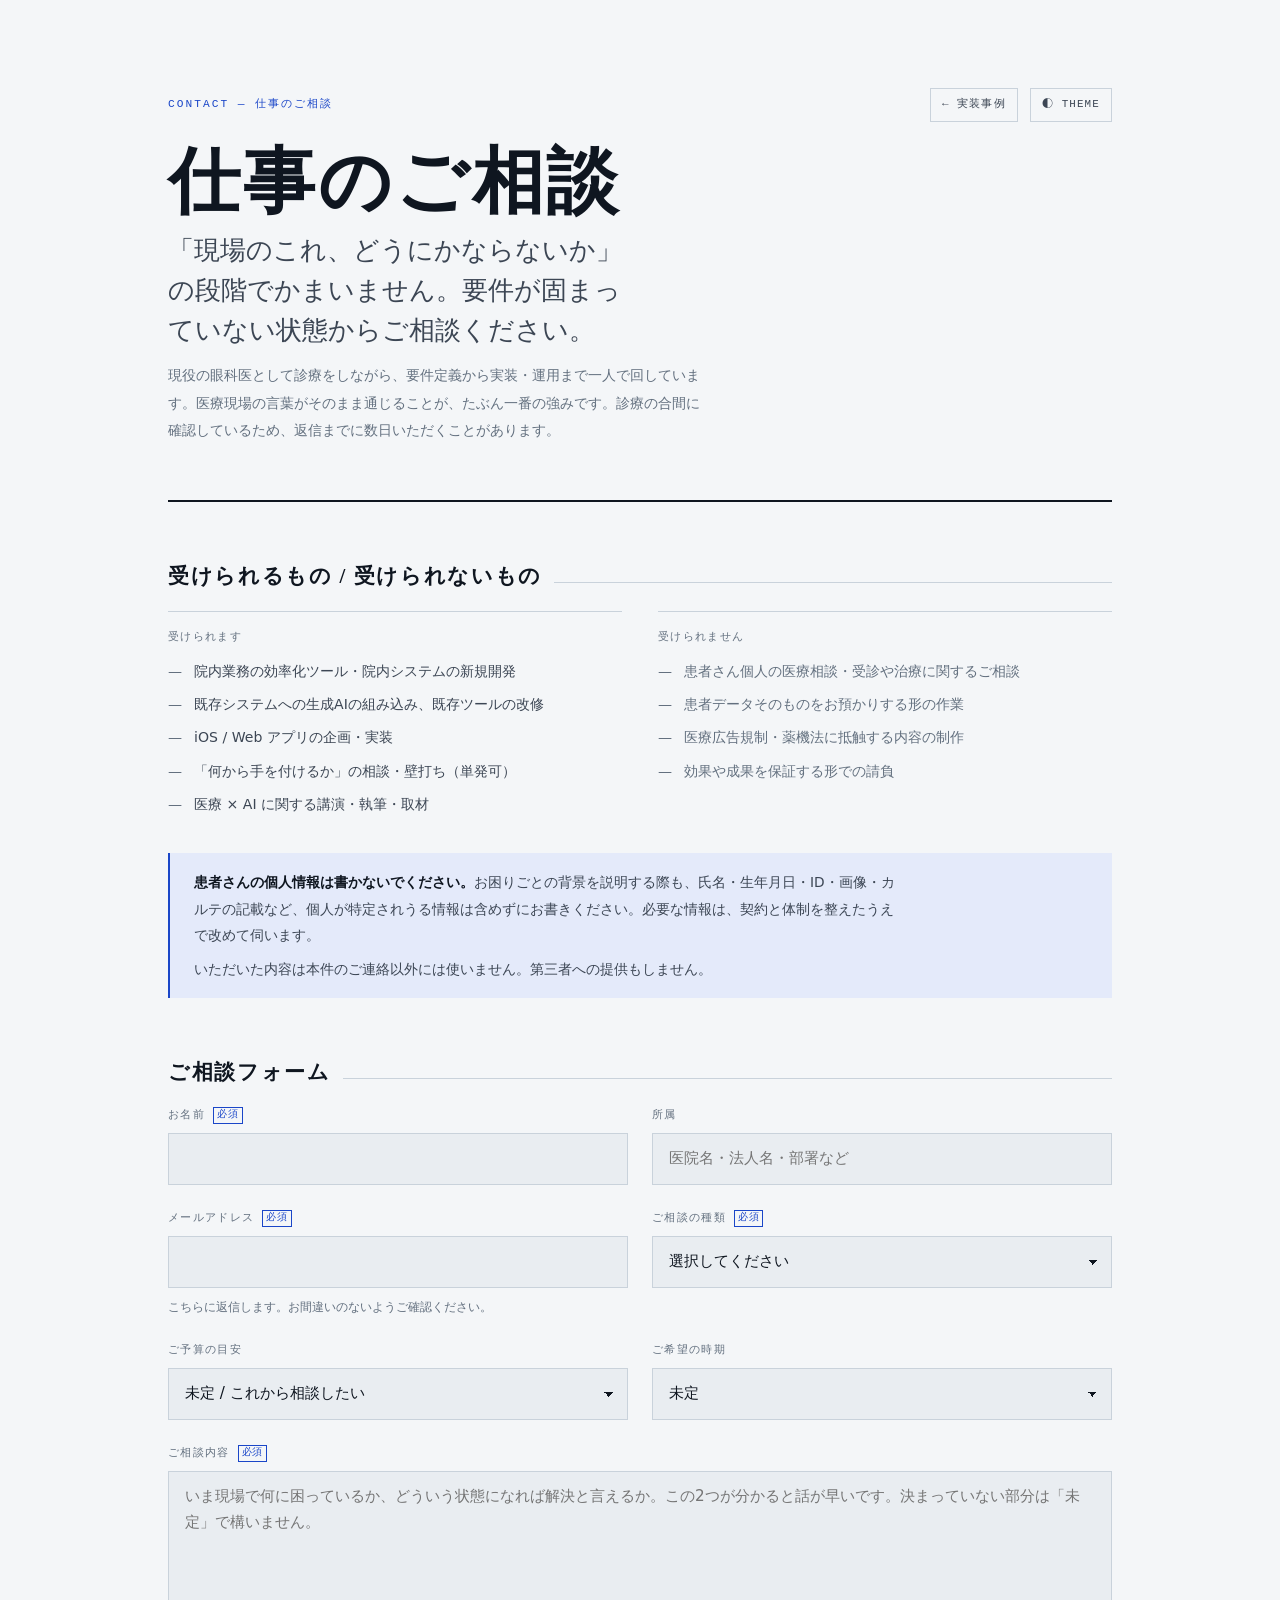
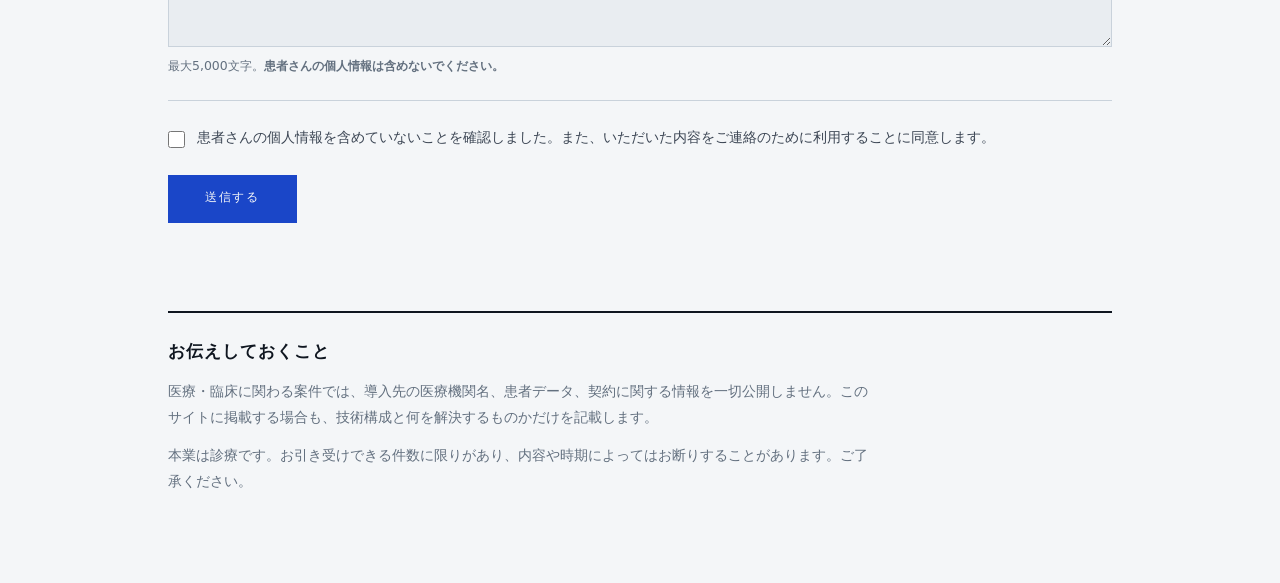
<file: contact.html>
<!DOCTYPE html>
<html lang="ja">
<head>
<meta charset="utf-8">
<meta name="viewport" content="width=device-width, initial-scale=1">
<title>仕事のご相談 — 医療 × AI 実装事例</title>
<meta name="description" content="現役眼科医が医療現場向けのシステム開発・業務効率化・AI組み込みのご相談を受け付けています。開発の依頼、相談・壁打ち、講演や執筆まで。">
<meta name="color-scheme" content="light dark">
<meta name="robots" content="index, follow">
<meta property="og:type" content="website">
<meta property="og:url" content="https://stvisualrevolution-sys.github.io/portfolio/contact.html">
<meta property="og:site_name" content="医療 × AI 実装事例">
<meta property="og:title" content="仕事のご相談 — 医療 × AI 実装事例">
<meta property="og:description" content="医療現場向けのシステム開発・業務効率化・AI組み込みのご相談を受け付けています。">
<meta property="og:image" content="https://stvisualrevolution-sys.github.io/portfolio/ogp.png">
<meta property="og:image:width" content="1200">
<meta property="og:image:height" content="630">
<meta property="og:image:alt" content="医療 × AI 実装事例 — 仕事のご相談">
<meta name="twitter:card" content="summary_large_image">
<meta name="twitter:title" content="仕事のご相談 — 医療 × AI 実装事例">
<meta name="twitter:description" content="医療現場向けのシステム開発・業務効率化・AI組み込みのご相談を受け付けています。">
<meta name="twitter:image" content="https://stvisualrevolution-sys.github.io/portfolio/ogp.png">
<link rel="icon" href="data:image/svg+xml,%3Csvg%20xmlns='http://www.w3.org/2000/svg'%20viewBox='0%200%2064%2064'%3E%3Crect%20width='64'%20height='64'%20rx='13'%20fill='%230B1220'/%3E%3Cpath%20d='M7%2035h9.5l4.5-14%206.5%2027%205.5-18%203.5%205h15'%20fill='none'%20stroke='%234C7BFF'%20stroke-width='5'%20stroke-linecap='round'%20stroke-linejoin='round'/%3E%3C/svg%3E">
<style>
  *, *::before, *::after { box-sizing: border-box; }
  body { margin: 0; }
  img, svg { max-width: 100%; }
  button, input, select, textarea { font: inherit; color: inherit; }
</style>

<style>
  /* ─────────────────────────────────────────────
     医療 × AI 実装事例 / Clinical AI Implementation
     色: 細隙灯顕微鏡のコバルトブルーフィルタ由来
     字: 明朝(見出し) × ゴシック(本文) × 等幅(数値)
     組: カードを使わない、罫線だけの診療録組み
     ───────────────────────────────────────────── */

  :root {
    --ground:      #F4F6F8;
    --ground-sub:  #E9EDF1;
    --ink:         #0F1620;
    --ink-soft:    #3C4654;
    --slate:       #63707F;
    --rule:        #C9D2DB;
    --rule-soft:   #DDE4EA;
    --cobalt:      #1A46C8;
    --cobalt-soft: #E4EAFA;
    --fluor:       #7A9410;
    --amber:       #A56A00;
    --alert:       #B3261E;

    --f-display: "Hiragino Mincho ProN", "Yu Mincho", "YuMincho", "Songti SC", serif;
    --f-body:    "Hiragino Sans", "Yu Gothic", "YuGothic", system-ui, -apple-system, sans-serif;
    --f-data:    ui-monospace, "SF Mono", "Menlo", "Consolas", monospace;

    --s1: .25rem;  --s2: .5rem;   --s3: .75rem;  --s4: 1rem;
    --s5: 1.5rem;  --s6: 2.25rem; --s7: 3.5rem;  --s8: 5.5rem;

    --measure: 34rem;
  }

  @media (prefers-color-scheme: dark) {
    :root {
      --ground:      #0C1219;
      --ground-sub:  #131C26;
      --ink:         #E7EDF3;
      --ink-soft:    #B4C0CD;
      --slate:       #8593A2;
      --rule:        #27333F;
      --rule-soft:   #1B242E;
      --cobalt:      #7D9CFF;
      --cobalt-soft: #16233F;
      --fluor:       #B9D93F;
      --amber:       #D9A03C;
      --alert:       #F2837B;
    }
  }

  :root[data-theme="dark"] {
    --ground:      #0C1219;
    --ground-sub:  #131C26;
    --ink:         #E7EDF3;
    --ink-soft:    #B4C0CD;
    --slate:       #8593A2;
    --rule:        #27333F;
    --rule-soft:   #1B242E;
    --cobalt:      #7D9CFF;
    --cobalt-soft: #16233F;
    --fluor:       #B9D93F;
    --amber:       #D9A03C;
    --alert:       #F2837B;
  }

  :root[data-theme="light"] {
    --ground:      #F4F6F8;
    --ground-sub:  #E9EDF1;
    --ink:         #0F1620;
    --ink-soft:    #3C4654;
    --slate:       #63707F;
    --rule:        #C9D2DB;
    --rule-soft:   #DDE4EA;
    --cobalt:      #1A46C8;
    --cobalt-soft: #E4EAFA;
    --fluor:       #7A9410;
    --amber:       #A56A00;
    --alert:       #B3261E;
  }

  body {
    background: var(--ground);
    color: var(--ink);
    font-family: var(--f-body);
    font-size: 16px;
    line-height: 1.75;
    -webkit-font-smoothing: antialiased;
    font-feature-settings: "palt" 1;
  }

  .wrap {
    max-width: 62rem;
    margin: 0 auto;
    padding: 0 var(--s5) var(--s8);
  }

  /* ── 上部ナビ ───────────────────────────────── */

  .topline {
    display: flex;
    align-items: center;
    justify-content: space-between;
    flex-wrap: wrap;
    gap: var(--s3) var(--s4);
  }

  .top-actions { display: flex; flex-wrap: wrap; gap: var(--s3); flex-shrink: 0; }

  .theme-toggle {
    flex-shrink: 0;
    background: var(--ground);
    border: 1px solid var(--rule);
    color: var(--ink-soft);
    font-family: var(--f-data);
    font-size: .68rem;
    letter-spacing: .1em;
    padding: .4rem .7rem;
    cursor: pointer;
    text-decoration: none;
    display: inline-flex;
    align-items: center;
    transition: border-color .15s, color .15s;
  }
  .theme-toggle:hover { border-color: var(--cobalt); color: var(--cobalt); }
  .theme-toggle:focus-visible { outline: 2px solid var(--cobalt); outline-offset: 2px; }

  /* ── 導入部 ────────────────────────────────── */

  .masthead {
    display: flex;
    flex-direction: column;
    gap: var(--s5);
    padding: var(--s8) 0 var(--s7);
    border-bottom: 2px solid var(--ink);
  }

  .eyebrow {
    font-family: var(--f-data);
    font-size: .7rem;
    letter-spacing: .18em;
    text-transform: uppercase;
    color: var(--cobalt);
    margin: 0;
  }

  .chart { display: flex; flex-direction: column; gap: var(--s3); }

  .chart-1 {
    font-family: var(--f-display);
    font-size: clamp(2.5rem, 8vw, 4.5rem);
    font-weight: 600;
    line-height: 1.02;
    letter-spacing: .04em;
    margin: 0;
    text-wrap: balance;
  }

  .chart-2 {
    font-family: var(--f-display);
    font-size: clamp(1.15rem, 3vw, 1.6rem);
    font-weight: 400;
    line-height: 1.55;
    color: var(--ink-soft);
    margin: 0;
    max-width: var(--measure);
    text-wrap: balance;
  }

  .chart-3 {
    font-size: .9rem;
    line-height: 1.9;
    color: var(--slate);
    margin: 0;
    max-width: var(--measure);
  }

  /* ── 見出し ────────────────────────────────── */

  .section-head {
    display: flex;
    align-items: baseline;
    gap: var(--s3);
    padding: var(--s7) 0 var(--s4);
  }

  .section-head h2 {
    font-family: var(--f-display);
    font-size: 1.3rem;
    font-weight: 600;
    letter-spacing: .08em;
    margin: 0;
  }

  .section-head .fill { flex: 1; height: 1px; background: var(--rule); }

  /* ── 受付範囲の一覧 ─────────────────────────── */

  .scope {
    display: grid;
    grid-template-columns: repeat(auto-fit, minmax(15rem, 1fr));
    gap: 0 var(--s6);
  }

  .scope-col { border-top: 1px solid var(--rule); padding-top: var(--s4); }

  .scope-col h3 {
    font-family: var(--f-data);
    font-size: .68rem;
    letter-spacing: .12em;
    text-transform: uppercase;
    color: var(--slate);
    margin: 0 0 var(--s3);
    font-weight: 400;
  }

  .scope-col ul {
    list-style: none;
    margin: 0;
    padding: 0;
    display: flex;
    flex-direction: column;
    gap: var(--s2);
  }

  .scope-col li {
    font-size: .88rem;
    line-height: 1.8;
    color: var(--ink-soft);
    display: flex;
    gap: var(--s3);
  }

  .scope-col li::before {
    content: "—";
    color: var(--slate);
    flex-shrink: 0;
  }

  .scope-col.no li { color: var(--slate); }

  /* ── 注意書き ──────────────────────────────── */

  .caution {
    margin-top: var(--s6);
    border-left: 2px solid var(--cobalt);
    background: var(--cobalt-soft);
    padding: var(--s4) var(--s5);
    display: flex;
    flex-direction: column;
    gap: var(--s2);
  }

  .caution p {
    margin: 0;
    font-size: .86rem;
    line-height: 1.9;
    color: var(--ink-soft);
    max-width: 44rem;
  }

  .caution strong { color: var(--ink); font-weight: 600; }

  /* ── プリセット案内 ────────────────────────── */

  .preset {
    display: none;
    flex-direction: column;
    gap: var(--s2);
    border-left: 2px solid var(--cobalt);
    background: var(--cobalt-soft);
    padding: var(--s4) var(--s5);
    margin-bottom: var(--s6);
  }

  .preset[data-shown="1"] { display: flex; }

  .preset-title {
    margin: 0;
    font-family: var(--f-data);
    font-size: .7rem;
    letter-spacing: .12em;
    color: var(--cobalt);
  }

  .preset-body {
    margin: 0;
    font-size: .89rem;
    line-height: 1.85;
    color: var(--ink-soft);
    max-width: 40rem;
  }

  /* ── フォーム ──────────────────────────────── */

  .form { display: flex; flex-direction: column; gap: var(--s5); }

  .row {
    display: grid;
    grid-template-columns: repeat(auto-fit, minmax(16rem, 1fr));
    gap: var(--s5);
  }

  .field { display: flex; flex-direction: column; gap: var(--s2); min-width: 0; }

  .field > label {
    font-family: var(--f-data);
    font-size: .68rem;
    letter-spacing: .12em;
    text-transform: uppercase;
    color: var(--slate);
    display: flex;
    align-items: center;
    gap: var(--s2);
  }

  .req {
    color: var(--cobalt);
    font-size: .62rem;
    letter-spacing: .08em;
    border: 1px solid currentColor;
    padding: 0 3px;
    line-height: 1.5;
  }

  .hint { font-size: .78rem; color: var(--slate); line-height: 1.7; }

  input[type="text"],
  input[type="email"],
  select,
  textarea {
    font-family: var(--f-body);
    font-size: .95rem;
    line-height: 1.7;
    color: var(--ink);
    background-color: var(--ground-sub);
    border: 1px solid var(--rule);
    border-radius: 0;
    padding: var(--s3) var(--s4);
    width: 100%;
    transition: border-color .15s, background .15s;
    -webkit-appearance: none;
    appearance: none;
  }

  select {
    background-image: linear-gradient(45deg, transparent 50%, currentColor 50%),
                      linear-gradient(135deg, currentColor 50%, transparent 50%);
    background-position: calc(100% - 1.15rem) center, calc(100% - .85rem) center;
    background-size: 5px 5px, 5px 5px;
    background-repeat: no-repeat;
    padding-right: var(--s7);
    cursor: pointer;
  }

  textarea { resize: vertical; min-height: 11rem; }

  input:focus, select:focus, textarea:focus {
    outline: none;
    border-color: var(--cobalt);
    background-color: var(--ground);
  }

  input:focus-visible, select:focus-visible, textarea:focus-visible {
    outline: 2px solid var(--cobalt);
    outline-offset: 1px;
  }

  input:user-invalid, textarea:user-invalid { border-color: var(--alert); }

  /* ハニーポット — 人間には見えない。埋まっていれば送信は破棄される */
  .trap {
    position: absolute;
    width: 1px; height: 1px;
    padding: 0; margin: -1px;
    overflow: hidden;
    clip: rect(0 0 0 0);
    white-space: nowrap;
    border: 0;
  }

  .consent {
    display: flex;
    gap: var(--s3);
    align-items: flex-start;
    border-top: 1px solid var(--rule);
    padding-top: var(--s5);
  }

  .consent input[type="checkbox"] {
    width: 1.05rem;
    height: 1.05rem;
    margin: .38rem 0 0;
    accent-color: var(--cobalt);
    flex-shrink: 0;
    cursor: pointer;
  }

  .consent label {
    font-size: .86rem;
    line-height: 1.85;
    color: var(--ink-soft);
    cursor: pointer;
  }

  .actions {
    display: flex;
    align-items: center;
    gap: var(--s5);
    flex-wrap: wrap;
  }

  .submit {
    font-family: var(--f-data);
    font-size: .78rem;
    letter-spacing: .14em;
    text-transform: uppercase;
    color: var(--ground);
    background: var(--cobalt);
    border: 1px solid var(--cobalt);
    padding: var(--s3) var(--s6);
    cursor: pointer;
    transition: opacity .15s;
  }

  .submit:hover { opacity: .85; }
  .submit:focus-visible { outline: 2px solid var(--cobalt); outline-offset: 3px; }
  .submit[disabled] { opacity: .45; cursor: default; }

  .status {
    font-family: var(--f-data);
    font-size: .74rem;
    line-height: 1.8;
    letter-spacing: .02em;
    color: var(--slate);
  }
  .status.err { color: var(--alert); }
  .status.ok  { color: var(--fluor); }
  .status a { color: inherit; }

  /* ── 送信完了 ──────────────────────────────── */

  .done {
    border-top: 2px solid var(--ink);
    border-bottom: 2px solid var(--ink);
    padding: var(--s7) 0;
    display: none;
    flex-direction: column;
    gap: var(--s3);
  }

  .done[data-shown="1"] { display: flex; }

  .done h2 {
    font-family: var(--f-display);
    font-size: 1.6rem;
    font-weight: 600;
    letter-spacing: .06em;
    margin: 0;
  }

  .done p {
    margin: 0;
    font-size: .9rem;
    line-height: 1.9;
    color: var(--ink-soft);
    max-width: 40rem;
  }

  .done .back {
    font-family: var(--f-data);
    font-size: .72rem;
    letter-spacing: .03em;
    color: var(--cobalt);
    text-decoration: none;
    border-bottom: 1px solid var(--rule);
    align-self: flex-start;
    margin-top: var(--s3);
    padding-bottom: 1px;
  }
  .done .back:hover { border-color: var(--cobalt); }

  /* ── 注記 ──────────────────────────────────── */

  .note {
    margin-top: var(--s8);
    padding: var(--s5) 0 0;
    border-top: 2px solid var(--ink);
    display: flex;
    flex-direction: column;
    gap: var(--s3);
  }

  .note h2 {
    font-family: var(--f-display);
    font-size: 1.05rem;
    font-weight: 600;
    letter-spacing: .06em;
    margin: 0;
  }

  .note p {
    font-size: .86rem;
    line-height: 1.9;
    color: var(--slate);
    margin: 0;
    max-width: 44rem;
  }

  @media (prefers-reduced-motion: reduce) {
    * { transition: none !important; animation: none !important; }
  }
</style>
</head>
<body>

<div class="wrap">

  <header class="masthead">
    <div class="topline">
      <p class="eyebrow">Contact — 仕事のご相談</p>
      <div class="top-actions">
        <a class="theme-toggle" href="index.html">← 実装事例</a>
        <button class="theme-toggle" id="themeToggle" type="button" aria-label="配色を切り替える">◐ THEME</button>
      </div>
    </div>
    <div class="chart">
      <h1 class="chart-1">仕事のご相談</h1>
      <p class="chart-2">「現場のこれ、どうにかならないか」の段階でかまいません。要件が固まっていない状態からご相談ください。</p>
      <p class="chart-3">現役の眼科医として診療をしながら、要件定義から実装・運用まで一人で回しています。医療現場の言葉がそのまま通じることが、たぶん一番の強みです。診療の合間に確認しているため、返信までに数日いただくことがあります。</p>
    </div>
  </header>

  <section>
    <div class="section-head">
      <h2>受けられるもの / 受けられないもの</h2><span class="fill"></span>
    </div>

    <div class="scope">
      <div class="scope-col">
        <h3>受けられます</h3>
        <ul>
          <li>院内業務の効率化ツール・院内システムの新規開発</li>
          <li>既存システムへの生成AIの組み込み、既存ツールの改修</li>
          <li>iOS / Web アプリの企画・実装</li>
          <li>「何から手を付けるか」の相談・壁打ち（単発可）</li>
          <li>医療 × AI に関する講演・執筆・取材</li>
        </ul>
      </div>
      <div class="scope-col no">
        <h3>受けられません</h3>
        <ul>
          <li>患者さん個人の医療相談・受診や治療に関するご相談</li>
          <li>患者データそのものをお預かりする形の作業</li>
          <li>医療広告規制・薬機法に抵触する内容の制作</li>
          <li>効果や成果を保証する形での請負</li>
        </ul>
      </div>
    </div>

    <div class="caution">
      <p><strong>患者さんの個人情報は書かないでください。</strong>お困りごとの背景を説明する際も、氏名・生年月日・ID・画像・カルテの記載など、個人が特定されうる情報は含めずにお書きください。必要な情報は、契約と体制を整えたうえで改めて伺います。</p>
      <p>いただいた内容は本件のご連絡以外には使いません。第三者への提供もしません。</p>
    </div>
  </section>

  <section id="form">
    <div class="section-head">
      <h2>ご相談フォーム</h2><span class="fill"></span>
    </div>

    <!-- ?type=... で開かれたときだけ出る。JSが中身を入れて表示する -->
    <div class="preset" id="preset" data-shown="0">
      <p class="preset-title" id="presetTitle"></p>
      <p class="preset-body" id="presetBody"></p>
    </div>

    <form class="form" id="contactForm" novalidate>

      <div class="row">
        <div class="field">
          <label for="f-name">お名前 <span class="req">必須</span></label>
          <input type="text" id="f-name" name="name" required maxlength="100" autocomplete="name">
        </div>
        <div class="field">
          <label for="f-org">所属</label>
          <input type="text" id="f-org" name="org" maxlength="120" autocomplete="organization" placeholder="医院名・法人名・部署など">
        </div>
      </div>

      <div class="row">
        <div class="field">
          <label for="f-email">メールアドレス <span class="req">必須</span></label>
          <input type="email" id="f-email" name="email" required maxlength="200" autocomplete="email" inputmode="email">
          <span class="hint">こちらに返信します。お間違いのないようご確認ください。</span>
        </div>
        <div class="field">
          <label for="f-type">ご相談の種類 <span class="req">必須</span></label>
          <select id="f-type" name="type" required>
            <option value="">選択してください</option>
            <option>クリニックAI化パック／無料AI化診断</option>
            <option>電子手術台帳の導入相談</option>
            <option>既存プロダクトの導入相談</option>
            <option>新規開発のご依頼</option>
            <option>既存システムの改修・引き継ぎ</option>
            <option>相談・壁打ち（単発）</option>
            <option>講演・執筆・取材</option>
            <option>その他</option>
          </select>
        </div>
      </div>

      <div class="row">
        <div class="field">
          <label for="f-budget">ご予算の目安</label>
          <select id="f-budget" name="budget">
            <option value="">未定 / これから相談したい</option>
            <option>〜30万円</option>
            <option>30〜100万円</option>
            <option>100〜300万円</option>
            <option>300万円〜</option>
          </select>
        </div>
        <div class="field">
          <label for="f-when">ご希望の時期</label>
          <select id="f-when" name="when">
            <option value="">未定</option>
            <option>できるだけ早く</option>
            <option>3か月以内</option>
            <option>半年以内</option>
            <option>1年以内</option>
          </select>
        </div>
      </div>

      <div class="field">
        <label for="f-message">ご相談内容 <span class="req">必須</span></label>
        <textarea id="f-message" name="message" required maxlength="5000"
          placeholder="いま現場で何に困っているか、どういう状態になれば解決と言えるか。この2つが分かると話が早いです。決まっていない部分は「未定」で構いません。"></textarea>
        <span class="hint">最大5,000文字。<strong>患者さんの個人情報は含めないでください。</strong></span>
      </div>

      <!-- 自動投稿よけ。人間には見えず、埋まっていれば送信は破棄される -->
      <div class="trap" aria-hidden="true">
        <label for="f-website">この欄は入力しないでください</label>
        <input type="text" id="f-website" name="website" tabindex="-1" autocomplete="off">
      </div>

      <div class="consent">
        <input type="checkbox" id="f-consent" name="consent" required>
        <label for="f-consent">患者さんの個人情報を含めていないことを確認しました。また、いただいた内容をご連絡のために利用することに同意します。</label>
      </div>

      <div class="actions">
        <button class="submit" id="submitBtn" type="submit">送信する</button>
        <p class="status" id="status" role="status" aria-live="polite"></p>
      </div>

    </form>

    <div class="done" id="done" data-shown="0">
      <h2>送信しました</h2>
      <p>ありがとうございます。内容を確認のうえ、ご記入いただいたメールアドレスに返信します。診療の合間に見ているため、数日いただくことがあります。</p>
      <p>3日ほど経っても返信が届かない場合、迷惑メールフォルダに振り分けられている可能性があります。お手数ですが一度ご確認ください。</p>
      <a class="back" href="index.html">← 実装事例の一覧に戻る</a>
    </div>
  </section>

  <footer class="note">
    <h2>お伝えしておくこと</h2>
    <p>医療・臨床に関わる案件では、導入先の医療機関名、患者データ、契約に関する情報を一切公開しません。このサイトに掲載する場合も、技術構成と何を解決するものかだけを記載します。</p>
    <p>本業は診療です。お引き受けできる件数に限りがあり、内容や時期によってはお断りすることがあります。ご了承ください。</p>
  </footer>

</div>

<script>
  /* ─────────────────────────────────────────────
     送信先 — Google Apps Script のウェブアプリURL
     apps-script/README.md の手順でデプロイし、
     発行された .../exec の URL をここに貼る
     ───────────────────────────────────────────── */
  var ENDPOINT = 'https://script.google.com/macros/s/AKfycbzSK2xescsWfq_oslAh5ejwUVizrOITqqHw5MEVcGFICM7nO0cKApLd8axeKwSQqzntrg/exec';

  /* ─────────────────────────────────────────────
     一覧ページの各項目のボタンから ?type=... で開かれたときの初期値。
     種類と本文が入った状態で開き、氏名と連絡先だけで送れるようにする。

     項目を増やすときは PRODUCTS に1行足すだけでよい。
     index.html 側のリンクを contact.html?type=キー#form に合わせること。
     ───────────────────────────────────────────── */

  var ASK_NOTE = 'ご相談の種類と本文は入力済みです。お名前とメールアドレスをご記入いただければ、そのまま送信できます。書き足したいことがあれば、ご相談内容欄にどうぞ。';

  var ASK_MODES = {
    /* 手元にあるものを、そちらの現場に入れたい */
    deploy: {
      type: '既存プロダクトの導入相談',
      body: function (n) { return '「' + n + '」の導入を検討しています。詳しい内容と費用を教えてください。'; }
    },
    /* 同じようなものを作ってほしい */
    build: {
      type: '新規開発のご依頼',
      body: function (n) { return '「' + n + '」のようなものを作りたいと考えています。ご相談させてください。'; }
    },
    /* 話してほしい・書いてほしい */
    talk: {
      type: '講演・執筆・取材',
      body: function (n) { return '「' + n + '」に関連して、講演・執筆のご相談です。'; }
    }
  };

  /* URLのキー → [掲載名, モード] */
  var PRODUCTS = {
    'innai-check':       ['院内体制チェック', 'deploy'],
    'kartepaste':        ['KartePaste', 'deploy'],
    'my-op-ledger':      ['自分のオペ台帳', 'deploy'],
    'web-emr':           ['Web電子カルテ', 'deploy'],
    'wakoto':            ['Wakoto — AI音声カルテ', 'deploy'],
    'ortho-lp':          ['歯科矯正 ランディングページ', 'build'],
    'hyakki-yazora':     ['百鬼夜空', 'build'],
    'fuin-deck':         ['封印デッキ', 'build'],
    'chari-sou':         ['チャリ走', 'build'],
    'alarm-dungeon':     ['アラームダンジョン', 'build'],
    'dr-reply':          ['Dr. Reply', 'build'],
    'envelope-label':    ['封筒宛名ラベル印刷', 'deploy'],
    'clipboard-bridge':  ['Clipboard Bridge', 'deploy'],
    'daily-review':      ['daily-review', 'deploy'],
    'ai-uranai':         ['AI占い', 'build'],
    'simple-transcriber':['SimpleTranscriber', 'build'],
    'journaling':        ['最強ジャーナリングアプリ', 'build'],
    'pingpong-button':   ['ピンポンボタン', 'deploy'],
    'line-bot-factory':  ['LINE AI Bot Factory', 'deploy'],
    'ai-tools-repo':     ['AIツールの使い方リポジトリ', 'talk'],
    'legal-pages':       ['アプリ法務ページ 一式', 'build']
  };

  /* 価格を掲載しているものは、専用の種類と文面を持たせる */
  var PRESETS = {
    'clinic-ai-pack': {
      type:    'クリニックAI化パック／無料AI化診断',
      title:   'クリニックAI化パック — 無料AI化診断のお申し込み',
      note:    'ご相談の種類と本文は入力済みです。お名前とメールアドレスをご記入いただければ、そのまま送信できます。いま一番めんどうに感じている作業が分かると、30分の診断がぐっと具体的になります。',
      message: 'クリニックAI化パックに関心があります。まず無料のAI化診断をお願いしたいです。\n\n■ いま一番めんどうな作業（分かる範囲で）：\n\n■ 施設の規模（常勤医・スタッフの人数など）：\n'
    },
    'surgical-ledger': {
      type:    '電子手術台帳の導入相談',
      title:   '電子手術台帳 — 導入のご相談',
      note:    'ご相談の種類と本文は入力済みです。お名前とメールアドレスをご記入いただければ、そのまま送信できます。施設の規模や現在の管理方法が分かると、お見積りが具体的になります。',
      message: '電子手術台帳の導入を検討しています。詳しい内容と費用を教えてください。'
    }
  };

  (function buildPresets() {
    for (var key in PRODUCTS) {
      if (PRESETS[key]) continue;
      var name = PRODUCTS[key][0];
      var mode = ASK_MODES[PRODUCTS[key][1]];
      if (!mode) continue;
      PRESETS[key] = {
        type:    mode.type,
        title:   name + ' — ' + mode.type,
        note:    ASK_NOTE,
        message: mode.body(name)
      };
    }
  })();

  (function () {
    var form   = document.getElementById('contactForm');
    var btn    = document.getElementById('submitBtn');
    var status = document.getElementById('status');
    var done   = document.getElementById('done');

    /* ── プリセットの適用 ── */
    (function applyPreset() {
      var key = null;
      try {
        key = new URLSearchParams(location.search).get('type');
      } catch (e) { return; }

      var p = key && PRESETS[key];
      if (!p) return;

      var typeEl = document.getElementById('f-type');
      var msgEl  = document.getElementById('f-message');
      var box    = document.getElementById('preset');

      // 該当する選択肢があるときだけ選ぶ。文言を変えても壊れないように
      var matched = false;
      for (var i = 0; i < typeEl.options.length; i++) {
        if (typeEl.options[i].text === p.type) { typeEl.selectedIndex = i; matched = true; break; }
      }
      if (!matched) return;

      if (!msgEl.value) msgEl.value = p.message;

      document.getElementById('presetTitle').textContent = p.title;
      document.getElementById('presetBody').textContent  = p.note;
      box.setAttribute('data-shown', '1');

      // 種類を変えたら、この案内は合わなくなるので下げる
      typeEl.addEventListener('change', function () {
        if (typeEl.value !== p.type) box.setAttribute('data-shown', '0');
      });

      document.getElementById('f-name').focus({ preventScroll: true });
    })();

    function say(text, cls) {
      status.className = 'status' + (cls ? ' ' + cls : '');
      status.textContent = text;
    }

    /* 失敗したときだけ、直接の連絡先を組み立てて出す。
       素の状態でページに書かないのは収集対策 */
    function fallback() {
      var addr = ['stvisualrevolution', '@', 'gmail', '.', 'com'].join('');
      status.className = 'status err';
      status.innerHTML = '送信できませんでした。お手数ですが直接ご連絡ください → ' +
        '<a href="mailto:' + addr + '">' + addr + '</a>';
    }

    function firstInvalid() {
      var els = form.querySelectorAll('input, select, textarea');
      for (var i = 0; i < els.length; i++) {
        if (!els[i].checkValidity()) return els[i];
      }
      return null;
    }

    /* Apps Script は POST に 302 を返すため、プリフライトの起きない
       単純リクエスト(text/plain)で投げる。CORS で応答が読めない環境が
       あるので、その場合は no-cors で投げ直す（届きはする） */
    function send(payload) {
      var body = JSON.stringify(payload);
      var opts = {
        method: 'POST',
        headers: { 'Content-Type': 'text/plain;charset=utf-8' },
        body: body
      };
      return fetch(ENDPOINT, opts)
        .then(function (res) { return res.json(); })
        .catch(function () {
          return fetch(ENDPOINT, {
            method: 'POST',
            mode: 'no-cors',
            headers: { 'Content-Type': 'text/plain;charset=utf-8' },
            body: body
          }).then(function () { return { ok: true, opaque: true }; });
        });
    }

    form.addEventListener('submit', function (ev) {
      ev.preventDefault();

      var bad = firstInvalid();
      if (bad) {
        say('未入力の項目があります。', 'err');
        bad.focus();
        if (bad.reportValidity) bad.reportValidity();
        return;
      }

      if (ENDPOINT.indexOf('PASTE_') === 0) {
        fallback();
        return;
      }

      var data = new FormData(form);
      var payload = {
        name:    (data.get('name')    || '').toString().trim(),
        org:     (data.get('org')     || '').toString().trim(),
        email:   (data.get('email')   || '').toString().trim(),
        type:    (data.get('type')    || '').toString().trim(),
        budget:  (data.get('budget')  || '').toString().trim(),
        when:    (data.get('when')    || '').toString().trim(),
        message: (data.get('message') || '').toString().trim(),
        website: (data.get('website') || '').toString(),
        page:    location.href
      };

      btn.disabled = true;
      say('送信しています…');

      send(payload).then(function (res) {
        if (res && res.ok) {
          form.style.display = 'none';
          done.setAttribute('data-shown', '1');
          done.scrollIntoView({ behavior: 'smooth', block: 'start' });
        } else {
          btn.disabled = false;
          say((res && res.error) || '送信できませんでした。少し時間をおいて、もう一度お試しください。', 'err');
        }
      }).catch(function () {
        btn.disabled = false;
        fallback();
      });
    });
  })();
</script>
<script>
  (function () {
    var root = document.documentElement;
    var btn  = document.getElementById('themeToggle');
    var saved = null;
    try { saved = localStorage.getItem('ledger-theme'); } catch (e) {}
    if (saved) root.setAttribute('data-theme', saved);
    btn.addEventListener('click', function () {
      var cur = root.getAttribute('data-theme');
      if (!cur) {
        cur = window.matchMedia('(prefers-color-scheme: dark)').matches ? 'dark' : 'light';
      }
      var next = cur === 'dark' ? 'light' : 'dark';
      root.setAttribute('data-theme', next);
      try { localStorage.setItem('ledger-theme', next); } catch (e) {}
    });
  })();
</script>
</body>
</html>
</file>
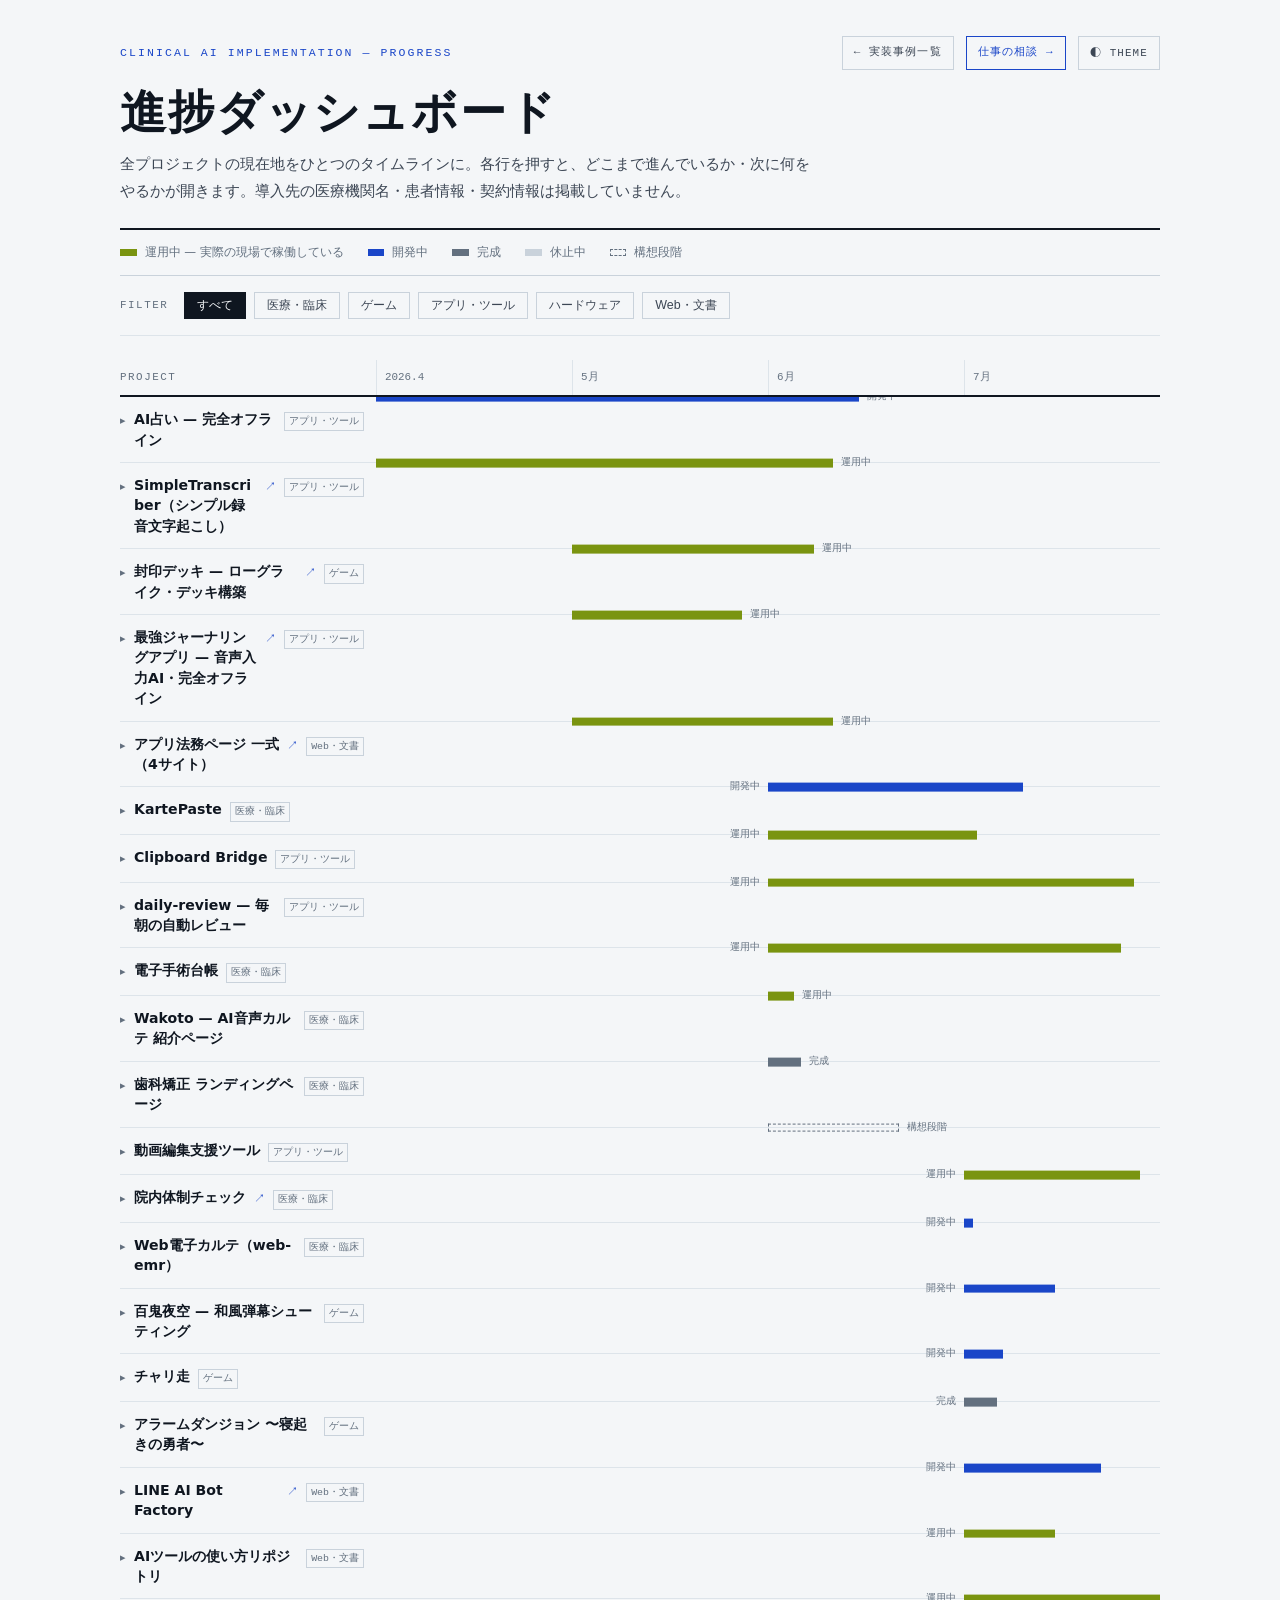
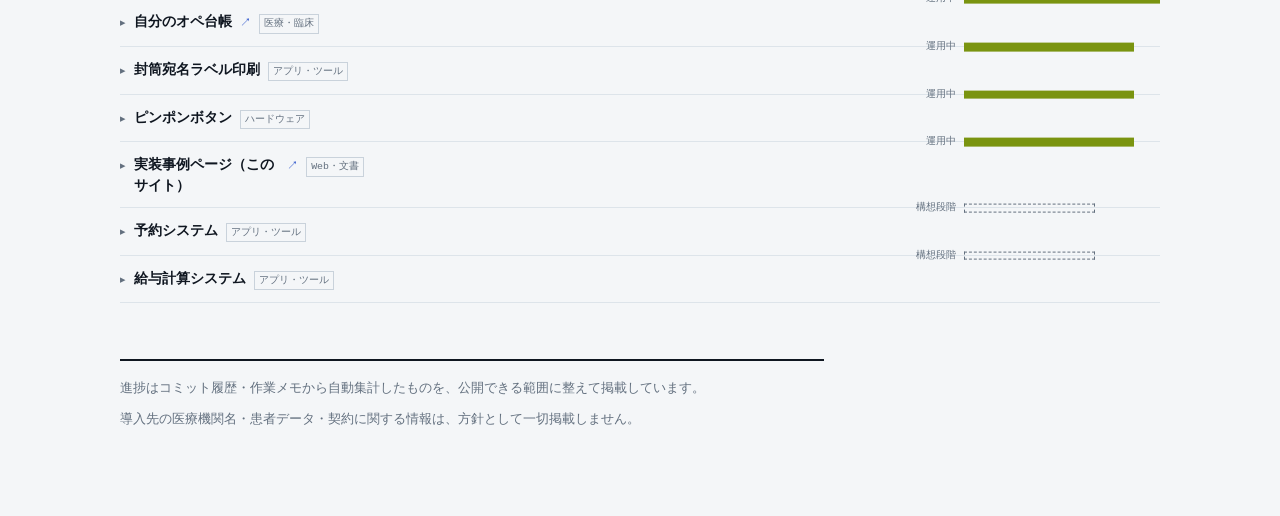
<file: progress.html>
<!DOCTYPE html>
<html lang="ja">
<head>
<meta charset="utf-8">
<meta name="viewport" content="width=device-width, initial-scale=1">
<title>進捗ダッシュボード — 医療 × AI 実装事例</title>
<meta name="description" content="全プロジェクトの進捗をタイムラインで一覧。各項目を開くと、どこまで進んでいるか・次に何をやるかがわかる。">
<meta name="color-scheme" content="light dark">
<meta property="og:type" content="website">
<meta property="og:url" content="https://stvisualrevolution-sys.github.io/portfolio/progress.html">
<meta property="og:site_name" content="医療 × AI 実装事例">
<meta property="og:title" content="進捗ダッシュボード — 医療 × AI 実装事例">
<meta property="og:description" content="全プロジェクトの進捗をタイムラインで一覧。各項目を開くと、どこまで進んでいるか・次に何をやるかがわかる。">
<meta property="og:image" content="https://stvisualrevolution-sys.github.io/portfolio/ogp.png">
<meta name="twitter:card" content="summary_large_image">
<link rel="icon" href="data:image/svg+xml,%3Csvg%20xmlns='http://www.w3.org/2000/svg'%20viewBox='0%200%2064%2064'%3E%3Crect%20width='64'%20height='64'%20rx='13'%20fill='%230B1220'/%3E%3Cpath%20d='M7%2035h9.5l4.5-14%206.5%2027%205.5-18%203.5%205h15'%20fill='none'%20stroke='%234C7BFF'%20stroke-width='5'%20stroke-linecap='round'%20stroke-linejoin='round'/%3E%3C/svg%3E">
<style>
  /* ─────────────────────────────────────────────
     進捗ダッシュボード / Progress
     index.html と同じデザイントークンを使用
     ───────────────────────────────────────────── */

  :root {
    --ground:      #F4F6F8;
    --ground-sub:  #E9EDF1;
    --ink:         #0F1620;
    --ink-soft:    #3C4654;
    --slate:       #63707F;
    --rule:        #C9D2DB;
    --rule-soft:   #DDE4EA;
    --cobalt:      #1A46C8;
    --cobalt-soft: #E4EAFA;
    --fluor:       #7A9410;
    --amber:       #A56A00;

    --f-display: "Hiragino Mincho ProN", "Yu Mincho", "YuMincho", "Songti SC", serif;
    --f-body:    "Hiragino Sans", "Yu Gothic", "YuGothic", system-ui, -apple-system, sans-serif;
    --f-data:    ui-monospace, "SF Mono", "Menlo", "Consolas", monospace;

    --s1: .25rem;  --s2: .5rem;   --s3: .75rem;  --s4: 1rem;
    --s5: 1.5rem;  --s6: 2.25rem; --s7: 3.5rem;  --s8: 5.5rem;
  }

  @media (prefers-color-scheme: dark) {
    :root {
      --ground:      #0C1219;
      --ground-sub:  #131C26;
      --ink:         #E7EDF3;
      --ink-soft:    #B4C0CD;
      --slate:       #8593A2;
      --rule:        #27333F;
      --rule-soft:   #1B242E;
      --cobalt:      #7D9CFF;
      --cobalt-soft: #16233F;
      --fluor:       #B9D93F;
      --amber:       #D9A03C;
    }
  }

  :root[data-theme="dark"] {
    --ground:      #0C1219;
    --ground-sub:  #131C26;
    --ink:         #E7EDF3;
    --ink-soft:    #B4C0CD;
    --slate:       #8593A2;
    --rule:        #27333F;
    --rule-soft:   #1B242E;
    --cobalt:      #7D9CFF;
    --cobalt-soft: #16233F;
    --fluor:       #B9D93F;
    --amber:       #D9A03C;
  }

  :root[data-theme="light"] {
    --ground:      #F4F6F8;
    --ground-sub:  #E9EDF1;
    --ink:         #0F1620;
    --ink-soft:    #3C4654;
    --slate:       #63707F;
    --rule:        #C9D2DB;
    --rule-soft:   #DDE4EA;
    --cobalt:      #1A46C8;
    --cobalt-soft: #E4EAFA;
    --fluor:       #7A9410;
    --amber:       #A56A00;
  }

  *, *::before, *::after { box-sizing: border-box; }

  body {
    margin: 0;
    background: var(--ground);
    color: var(--ink);
    font-family: var(--f-body);
    font-size: 16px;
    line-height: 1.75;
    -webkit-font-smoothing: antialiased;
  }

  .wrap {
    max-width: 68rem;
    margin: 0 auto;
    padding: var(--s6) var(--s5) var(--s8);
  }

  /* ── マストヘッド ─────────────────────────── */

  .topline {
    display: flex;
    align-items: center;
    justify-content: space-between;
    flex-wrap: wrap;
    gap: var(--s3) var(--s4);
  }

  .eyebrow {
    font-family: var(--f-data);
    font-size: .72rem;
    letter-spacing: .18em;
    text-transform: uppercase;
    color: var(--cobalt);
    margin: 0;
  }

  .top-actions { display: flex; flex-wrap: wrap; gap: var(--s3); flex-shrink: 0; }

  .theme-toggle, .back-link {
    background: var(--ground);
    border: 1px solid var(--rule);
    color: var(--ink-soft);
    font-family: var(--f-data);
    font-size: .68rem;
    letter-spacing: .1em;
    padding: .4rem .7rem;
    cursor: pointer;
    text-decoration: none;
    display: inline-flex;
    align-items: center;
    transition: border-color .15s, color .15s;
  }
  .theme-toggle:hover, .back-link:hover { border-color: var(--cobalt); color: var(--cobalt); }
  .theme-toggle:focus-visible, .back-link:focus-visible { outline: 2px solid var(--cobalt); outline-offset: 2px; }

  .back-link.cta { border-color: var(--cobalt); color: var(--cobalt); }
  .back-link.cta:hover { background: var(--cobalt); color: var(--ground); }

  h1 {
    font-family: var(--f-display);
    font-weight: 600;
    font-size: clamp(1.9rem, 5vw, 2.9rem);
    letter-spacing: .04em;
    line-height: 1.15;
    margin: var(--s4) 0 var(--s3);
    text-wrap: balance;
  }

  .lede {
    max-width: 44rem;
    margin: 0 0 var(--s5);
    color: var(--ink-soft);
    font-size: .95rem;
  }

  /* ── 凡例 ─────────────────────────────────── */

  .legend {
    display: flex;
    flex-wrap: wrap;
    gap: var(--s4) var(--s5);
    padding: var(--s3) 0;
    border-top: 2px solid var(--ink);
    border-bottom: 1px solid var(--rule);
    font-size: .74rem;
    color: var(--slate);
  }
  .legend-item { display: inline-flex; align-items: center; gap: var(--s2); }
  .swatch { width: 1.4em; height: .55em; flex-shrink: 0; }
  .swatch.live { background: var(--fluor); }
  .swatch.dev  { background: var(--cobalt); }
  .swatch.fin  { background: var(--slate); }
  .swatch.idle { background: var(--rule); }
  .swatch.idea { background: transparent; border: 1px dashed var(--slate); }

  /* ── フィルタ ─────────────────────────────── */

  .filters {
    display: flex;
    flex-wrap: wrap;
    align-items: center;
    gap: var(--s2);
    padding: var(--s4) 0;
    position: sticky;
    top: 0;
    background: var(--ground);
    z-index: 5;
    border-bottom: 1px solid var(--rule-soft);
  }
  .filters-label {
    font-family: var(--f-data);
    font-size: .68rem;
    letter-spacing: .14em;
    text-transform: uppercase;
    color: var(--slate);
    margin-right: var(--s2);
  }
  .chip {
    background: none;
    border: 1px solid var(--rule);
    color: var(--ink-soft);
    font-size: .78rem;
    padding: .25rem .75rem;
    cursor: pointer;
    transition: border-color .15s, color .15s, background .15s;
  }
  .chip:hover { border-color: var(--cobalt); color: var(--cobalt); }
  .chip:focus-visible { outline: 2px solid var(--cobalt); outline-offset: 2px; }
  .chip[aria-pressed="true"] {
    background: var(--ink);
    border-color: var(--ink);
    color: var(--ground);
  }

  /* ── ガント本体 ───────────────────────────── */

  .gantt { margin-top: var(--s5); }

  /* 月軸 */
  .axis {
    display: grid;
    grid-template-columns: minmax(11rem, 16rem) 1fr;
    position: sticky;
    top: 3.3rem;
    background: var(--ground);
    z-index: 4;
    border-bottom: 2px solid var(--ink);
  }
  .axis-label {
    font-family: var(--f-data);
    font-size: .68rem;
    letter-spacing: .14em;
    text-transform: uppercase;
    color: var(--slate);
    padding: var(--s2) 0;
  }
  .axis-months { display: flex; }
  .axis-months span {
    flex: 1;
    font-family: var(--f-data);
    font-size: .68rem;
    color: var(--slate);
    padding: var(--s2) 0 var(--s2) var(--s2);
    border-left: 1px solid var(--rule-soft);
    white-space: nowrap;
    overflow: hidden;
  }

  .row { border-bottom: 1px solid var(--rule-soft); }
  .row[hidden] { display: none; }

  .row-head {
    display: grid;
    grid-template-columns: minmax(11rem, 16rem) 1fr;
    width: 100%;
    background: none;
    border: 0;
    padding: 0;
    text-align: left;
    color: inherit;
    cursor: pointer;
    font: inherit;
  }
  .row-head:hover .p-name { color: var(--cobalt); }
  .row-head:focus-visible { outline: 2px solid var(--cobalt); outline-offset: -2px; }

  .p-cell {
    padding: var(--s3) var(--s3) var(--s3) 0;
    display: flex;
    align-items: baseline;
    gap: var(--s2);
    min-width: 0;
  }
  .p-caret {
    font-family: var(--f-data);
    font-size: .7rem;
    color: var(--slate);
    flex-shrink: 0;
    transition: transform .15s;
  }
  .row.open .p-caret { transform: rotate(90deg); }
  .p-name {
    font-size: .88rem;
    font-weight: 600;
    line-height: 1.45;
    transition: color .15s;
    overflow-wrap: anywhere;
  }
  .p-cat {
    font-family: var(--f-data);
    font-size: .62rem;
    color: var(--slate);
    border: 1px solid var(--rule);
    padding: 0 var(--s1);
    flex-shrink: 0;
    white-space: nowrap;
  }

  .track {
    position: relative;
    background-image: linear-gradient(to right, var(--rule-soft) 1px, transparent 1px);
    background-size: calc(100% / var(--months)) 100%;
  }
  .bar {
    position: absolute;
    top: 50%;
    transform: translateY(-50%);
    height: .55rem;
    min-width: .55rem;
  }
  .bar.live { background: var(--fluor); }
  .bar.dev  { background: var(--cobalt); }
  .bar.fin  { background: var(--slate); }
  .bar.idle { background: var(--rule); }
  .bar.idea { background: transparent; border: 1px dashed var(--slate); }

  .bar-label {
    position: absolute;
    top: 50%;
    transform: translateY(-50%);
    font-family: var(--f-data);
    font-size: .62rem;
    color: var(--slate);
    white-space: nowrap;
    padding-left: var(--s2);
  }

  /* ── 詳細パネル ───────────────────────────── */

  .detail {
    display: none;
    padding: var(--s2) 0 var(--s5);
  }
  .row.open .detail { display: block; }

  .detail-inner {
    border-left: 2px solid var(--cobalt);
    padding: var(--s3) var(--s4);
    background: var(--ground-sub);
    display: grid;
    grid-template-columns: 1fr 1fr;
    gap: var(--s4) var(--s5);
  }
  .detail h3 {
    font-family: var(--f-data);
    font-size: .68rem;
    letter-spacing: .14em;
    text-transform: uppercase;
    color: var(--slate);
    margin: 0 0 var(--s2);
    font-weight: 400;
  }
  .detail ul {
    margin: 0;
    padding: 0;
    list-style: none;
    font-size: .84rem;
    line-height: 1.7;
  }
  .detail li { padding-left: 1.5em; position: relative; margin-bottom: var(--s1); }
  .detail .done li::before { content: "✓"; position: absolute; left: 0; color: var(--fluor); font-weight: 700; }
  .detail .next li::before { content: "□"; position: absolute; left: 0; color: var(--cobalt); }
  .detail .empty { color: var(--slate); font-size: .8rem; }

  .detail-meta {
    grid-column: 1 / -1;
    font-family: var(--f-data);
    font-size: .7rem;
    color: var(--slate);
    display: flex;
    flex-wrap: wrap;
    gap: var(--s2) var(--s4);
    border-top: 1px solid var(--rule);
    padding-top: var(--s2);
  }

  .p-ext {
    font-family: var(--f-data);
    font-size: .7rem;
    color: var(--cobalt);
    flex-shrink: 0;
  }

  .detail-links {
    grid-column: 1 / -1;
    display: flex;
    flex-wrap: wrap;
    gap: var(--s2) var(--s4);
  }
  .detail-links a {
    font-family: var(--f-data);
    font-size: .74rem;
    letter-spacing: .03em;
    color: var(--cobalt);
    text-decoration: none;
    border-bottom: 1px solid var(--rule);
    padding-bottom: 1px;
    transition: border-color .15s;
  }
  .detail-links a:hover { border-color: var(--cobalt); }
  .detail-links a:focus-visible { outline: 2px solid var(--cobalt); outline-offset: 2px; }

  /* ── 注記 ─────────────────────────────────── */

  .note {
    margin-top: var(--s7);
    padding-top: var(--s4);
    border-top: 2px solid var(--ink);
    font-size: .82rem;
    color: var(--slate);
    max-width: 44rem;
  }
  .note p { margin: 0 0 var(--s2); }

  /* ── モバイル ─────────────────────────────── */

  @media (max-width: 640px) {
    .wrap { padding: var(--s5) var(--s4) var(--s7); }
    .axis, .row-head { grid-template-columns: minmax(8.5rem, 10rem) 1fr; }
    .p-cat { display: none; }
    .p-name { font-size: .8rem; }
    .bar-label { display: none; }
    .detail-inner { grid-template-columns: 1fr; }
  }

  @media (prefers-reduced-motion: reduce) {
    * { transition: none !important; animation: none !important; }
  }
</style>
</head>
<body>

<div class="wrap">

  <header>
    <div class="topline">
      <p class="eyebrow">Clinical AI Implementation — Progress</p>
      <div class="top-actions">
        <a class="back-link" href="./">← 実装事例一覧</a>
        <a class="back-link cta" href="contact.html">仕事の相談 →</a>
        <button class="theme-toggle" id="themeToggle" type="button" aria-label="配色を切り替える">◐ THEME</button>
      </div>
    </div>
    <h1>進捗ダッシュボード</h1>
    <p class="lede">全プロジェクトの現在地をひとつのタイムラインに。各行を押すと、どこまで進んでいるか・次に何をやるかが開きます。導入先の医療機関名・患者情報・契約情報は掲載していません。</p>
  </header>

  <div class="legend" aria-label="ステータスの凡例">
    <span class="legend-item"><span class="swatch live"></span>運用中 — 実際の現場で稼働している</span>
    <span class="legend-item"><span class="swatch dev"></span>開発中</span>
    <span class="legend-item"><span class="swatch fin"></span>完成</span>
    <span class="legend-item"><span class="swatch idle"></span>休止中</span>
    <span class="legend-item"><span class="swatch idea"></span>構想段階</span>
  </div>

  <nav class="filters" aria-label="分野で絞り込む">
    <span class="filters-label">Filter</span>
    <button class="chip" aria-pressed="true"  data-cat="all">すべて</button>
    <button class="chip" aria-pressed="false" data-cat="med">医療・臨床</button>
    <button class="chip" aria-pressed="false" data-cat="game">ゲーム</button>
    <button class="chip" aria-pressed="false" data-cat="tool">アプリ・ツール</button>
    <button class="chip" aria-pressed="false" data-cat="hw">ハードウェア</button>
    <button class="chip" aria-pressed="false" data-cat="web">Web・文書</button>
  </nav>

  <div class="gantt">
    <div class="axis">
      <span class="axis-label">Project</span>
      <div class="axis-months" id="axisMonths"></div>
    </div>
    <div id="rows"></div>
  </div>

  <footer class="note">
    <p>進捗はコミット履歴・作業メモから自動集計したものを、公開できる範囲に整えて掲載しています。</p>
    <p>導入先の医療機関名・患者データ・契約に関する情報は、方針として一切掲載しません。</p>
  </footer>

</div>

<script>
/* ── データ ──────────────────────────────────
   cat: med / game / tool / hw / web
   status: live(運用中) dev(開発中) fin(完成) idle(休止) idea(構想)
   start: YYYY-MM, last: YYYY-MM-DD
──────────────────────────────────────────── */
var DATA = [
  {
    name: "院内体制チェック", cat: "med", status: "live",
    start: "2026-07", last: "2026-07-28", commits: 1,
    done: ["医療法の義務項目（指針・研修・記録）の管理画面", "年度ごとの実施記録を1枚で印刷・PDF保存", "端末内保存のみ・サーバー送信なしの設計", "義務項目の根拠条文リストを整備", "GitHub Pagesで公開"],
    next: [],
    note: "無床診療所向け。患者情報は扱わない前提",
    links: [{ t: "アプリを使ってみる", h: "https://stvisualrevolution-sys.github.io/innai-taisei-check/" }]
  },
  {
    name: "KartePaste", cat: "med", status: "dev",
    start: "2026-06", last: "2026-07-10", commits: 27,
    done: ["iOSアプリ本体（音声文字起こし・SOAP整形）", "Gemini中継バックエンド（Cloudflare Workers）", "使用量計測・課金まわりの実装", "iPhone–Windows連携ブリッジ 4フェーズ完了", "発売前チェックリスト整備"],
    next: ["課金必須モードでの本番デプロイ", "ストア連携設定の最終確認", "TestFlightでの課金テスト", "ブースター購入UIの実装", "返金時の動作確認"],
    note: "電子カルテ補助アプリ。発売準備中"
  },
  {
    name: "Web電子カルテ（web-emr）", cat: "med", status: "dev",
    start: "2026-07", last: "2026-07-02", commits: 1,
    done: ["モノレポ雛形（Hono API + Next.js）", "Zod共有型スキーマ整備", "Drizzle ORMスキーマ定義", "法令トレーサビリティ表の整備", "マルチテナント設計方針の確定"],
    next: ["Supabaseプロジェクト作成", "認証の実装", "RLS・監査ログの実処理実装", "DBマイグレーション実行", "KartePasteとのSOAP同期連携"],
    note: "国内の医療情報ガイドライン準拠を前提としたSaaSの土台"
  },
  {
    name: "百鬼夜空 — 和風弾幕シューティング", cat: "game", status: "dev",
    start: "2026-07", last: "2026-07-15", commits: 14,
    done: ["ゲーム本体v1.5（敵12種・ボス・図鑑・式神）", "サウンド（BGM 2曲 + SE 13種）", "買い切りIAPの実装", "アイコン・署名・リリース設定", "ストア用テキスト・スクショ・法務ページ"],
    next: ["IAP審査用スクリーンショット撮影", "ストアへのIAP登録・提出", "実機での課金テスト", "アーカイブ & アップロード", "v1.6候補: Game Center対応"],
    note: "浮世絵風の縦スクロールSTG。コード完成・ストア提出準備中"
  },
  {
    name: "封印デッキ — ローグライク・デッキ構築", cat: "game", status: "live",
    start: "2026-05", last: "2026-06-08", commits: null,
    done: ["戦闘ループ + 封印システム実装", "分岐マップ・店・レリック・ポーション", "和風妖怪アート約39枚を生成", "効果音11種 + BGM 2種", "チュートリアル + 高難度モード", "App Storeで配信開始（2026-06-07・無料）"],
    next: [],
    note: "封印システムが差別化点。App Store配信中",
    links: [{ t: "App Storeで見る", h: "https://apps.apple.com/jp/app/id6775309819" }]
  },
  {
    name: "チャリ走", cat: "game", status: "dev",
    start: "2026-07", last: "2026-07-07", commits: 12,
    done: ["WKWebViewネイティブシェル作成", "HTML5 Canvasゲーム本体を移植", "シミュレータビルド成功", "コース作成・アンドゥ・自動保存"],
    next: [],
    note: "HTML5ゲームをiPhoneアプリ化"
  },
  {
    name: "アラームダンジョン 〜寝起きの勇者〜", cat: "game", status: "fin",
    start: "2026-07", last: "2026-07-06", commits: null,
    done: ["単一HTMLのブラウザゲームとして実装"],
    next: [],
    note: "単一HTMLの試作ゲーム"
  },
  {
    name: "AI占い — 完全オフライン", cat: "tool", status: "dev",
    start: "2026-04", last: "2026-06-15", commits: null,
    done: ["占い師5キャラのロールプレイ実装", "課金基盤（StoreKit 2）の配線", "会話型オンボーディング実装", "SNSシェア・推し占いモード", "ストア提出情報の改訂（リジェクト対応）"],
    next: ["法務ページの実URL差し替え", "サブスク商品のストア登録", "実機での初回起動・課金の確認"],
    note: "オンデバイスLLMで完全オフライン動作。未リリース"
  },
  {
    name: "SimpleTranscriber（シンプル録音文字起こし）", cat: "tool", status: "live",
    start: "2026-04", last: "2026-06-11", commits: 4,
    done: ["オンデバイス録音・文字起こし実装", "バックグラウンド録音・一時停止対応", "共有・コピー・履歴自動保存", "ストア提出情報・プライバシーポリシー整備", "App Storeで配信開始（2026-04-20）"],
    next: [],
    note: "iPhone完結・オフラインの文字起こしアプリ。App Store配信中",
    links: [{ t: "App Storeで見る", h: "https://apps.apple.com/jp/app/id6762348161" }]
  },
  {
    name: "最強ジャーナリングアプリ — 音声入力AI・完全オフライン", cat: "tool", status: "live",
    start: "2026-05", last: "2026-05-27", commits: null,
    done: ["音声入力ジャーナリング（音声 + テキストを端末内保存）", "完全オフラインの文字起こし・AI整形", "App Storeで配信開始（2026-05-18・買い切り）", "v3.0まで更新"],
    next: [],
    note: "話すだけのボイス日記。App Store配信中",
    links: [{ t: "App Storeで見る", h: "https://apps.apple.com/jp/app/id6769603544" }]
  },
  {
    name: "Clipboard Bridge", cat: "tool", status: "live",
    start: "2026-06", last: "2026-07-03", commits: 10,
    done: ["iPhone⇄Win/Macの双方向クリップボード共有", "LAN内完結・日本語/絵文字対応", "背面タップ + ショートカット連携", "テストコード整備", "起動スクリプト（Mac/Windows）"],
    next: ["リファクタリング計画の実行", "特性テストでベースライン確認"],
    note: "同一Wi-Fi内でコピペを共有"
  },
  {
    name: "daily-review — 毎朝の自動レビュー", cat: "tool", status: "live",
    start: "2026-06", last: "2026-07-27", commits: null,
    done: ["毎朝の自動レビューを常駐化（launchd）", "改善レポート自動生成", "記事生成パイプライン", "WordPress自動投稿", "アイキャッチ画像の自動生成"],
    next: [],
    note: "毎朝、各プロジェクトを自動レビューする運用ツール"
  },
  {
    name: "LINE AI Bot Factory", cat: "web", status: "dev",
    start: "2026-07", last: "2026-07-22", commits: 3,
    done: ["Bot生成の本体（マルチテナント構成）", "Cloudflare Workers + D1 + Claude API", "事業ロードマップの策定", "決済まわりの開設準備"],
    next: ["屋号ドメイン取得とLPの拡充", "SNSでの直販立ち上げ", "受託案件からSaaS化候補を観察"],
    note: "「Botを作れるBot」。紹介ページ公開中",
    links: [{ t: "紹介ページを見る", h: "https://line-bot-factory.stvisualrevolution.workers.dev/" }]
  },
  {
    name: "AIツールの使い方リポジトリ", cat: "web", status: "live",
    start: "2026-07", last: "2026-07-15", commits: 3,
    done: ["Git / GitHubの基本操作メモ", "AIへの依頼フレーズ集", "権限設定の解説", "共通指示書の整備"],
    next: [],
    note: "AI協働のためのナレッジ集"
  },
  {
    name: "電子手術台帳", cat: "med", status: "live",
    start: "2026-06", last: "2026-07-25", commits: null,
    done: ["予約登録・編集・検索・入れ替え機能", "空き枠検索と週間タイムライン表示", "手術申込書の表示・印刷", "IE11とモダンブラウザ両対応", "院内サーバーで本稼働・自動バックアップ運用"],
    next: ["申込書画像のクリップボードコピー（モダン版）", "入れ替え方式を3種類に拡張", "編集画面の並び改善・描画バグ修正", "監査ログの記録漏れ3件を修正", "運用を院内の管理へ引き継ぐ準備"],
    note: "実際の病院内で稼働中。開始時期は記録が残る範囲での概算"
  },
  {
    name: "自分のオペ台帳", cat: "med", status: "live",
    start: "2026-07", last: "2026-07-31", commits: 2,
    done: ["SwiftUIでiOSアプリ実装", "Firebase Auth / Firestore連携", "月間カレンダーでオペ件数記録", "共有サマリーでリアルタイム集計", "Firestoreセキュリティルール整備", "App Storeで配信開始（2026-07-31・無料）"],
    next: ["データ増に備えた購読・集計の見直し", "Cloud Functions・複合インデックスの導入検討"],
    note: "医師別のオペ件数を記録するiOSアプリ。App Store配信中",
    links: [{ t: "App Storeで見る", h: "https://apps.apple.com/jp/app/id6795844176" }]
  },
  {
    name: "Wakoto — AI音声カルテ 紹介ページ", cat: "med", status: "live",
    start: "2026-06", last: "2026-06-05", commits: null,
    done: ["ランディングページ作成", "プライバシー / 利用規約ページ作成", "Vercelへデプロイ"],
    next: [],
    note: ""
  },
  {
    name: "歯科矯正 ランディングページ", cat: "med", status: "fin",
    start: "2026-06", last: "2026-06-06", commits: null,
    done: ["ランディングページ作成", "WordPress貼付用のHTML / テキスト書き出し"],
    next: [],
    note: "依頼元の医院名は非公開"
  },
  {
    name: "封筒宛名ラベル印刷", cat: "tool", status: "live",
    start: "2026-07", last: "2026-07-27", commits: null,
    done: ["エーワン72321用の宛名ラベル印刷HTML", "完全オフライン動作・住所録自動保存", "敬称 / 施設名+医師名の書式対応", "使い方マニュアル整備"],
    next: [],
    note: "単一HTMLで動くオフラインアプリ"
  },
  {
    name: "ピンポンボタン", cat: "hw", status: "live",
    start: "2026-07", last: "2026-07-27", commits: null,
    done: ["AtomS3 → iPhone通知の実装", "ntfy.sh連携で無料プッシュ通知", "AtomLite版も作成", "セットアップ手順書の整備"],
    next: [],
    note: "呼び鈴用の物理ボタン。Arduino + ntfy.sh"
  },
  {
    name: "アプリ法務ページ 一式（4サイト）", cat: "web", status: "live",
    start: "2026-05", last: "2026-06-11", commits: 15,
    done: ["4アプリ分のプライバシーポリシー / 利用規約", "特商法表記・サポートページ", "GitHub Pagesで公開"],
    next: ["一部ページの事業者情報プレースホルダを実値に置換"],
    note: "リリース済みiOSアプリの法的情報ページ",
    links: [
      { t: "KartePaste 法務ページ", h: "https://stvisualrevolution-sys.github.io/kartepaste-legal/" },
      { t: "kotodama 法務ページ", h: "https://stvisualrevolution-sys.github.io/kotodama-legal/" }
    ]
  },
  {
    name: "実装事例ページ（このサイト）", cat: "web", status: "live",
    start: "2026-07", last: "2026-07-27", commits: 6,
    done: ["22プロダクトの一覧ページ公開", "SNSカード用OGP画像の作成", "進捗ダッシュボードの公開", "GitHub Pagesで公開"],
    next: [],
    note: "",
    links: [{ t: "一覧ページを見る", h: "./" }]
  },
  {
    name: "予約システム", cat: "tool", status: "idea",
    start: "2026-07", last: "2026-07-21", commits: null,
    done: [], next: [], note: "構想段階。着手前"
  },
  {
    name: "給与計算システム", cat: "tool", status: "idea",
    start: "2026-07", last: "2026-07-21", commits: null,
    done: [], next: [], note: "構想段階。着手前"
  },
  {
    name: "動画編集支援ツール", cat: "tool", status: "idea",
    start: "2026-06", last: "2026-06-21", commits: null,
    done: [], next: [], note: "構想段階。環境準備のみ"
  }
];

var STATUS_LABEL = { live: "運用中", dev: "開発中", fin: "完成", idle: "休止中", idea: "構想段階" };
var CAT_LABEL = { med: "医療・臨床", game: "ゲーム", tool: "アプリ・ツール", hw: "ハードウェア", web: "Web・文書" };

/* ── 時間軸の計算 ── */
function ym(s) { var p = s.split("-"); return parseInt(p[0], 10) * 12 + (parseInt(p[1], 10) - 1); }
function monthPos(dateStr) {
  // 月内の日割り位置 (0..1) を加える
  var p = dateStr.split("-");
  var m = ym(dateStr);
  var day = p.length > 2 ? parseInt(p[2], 10) : 1;
  return m + Math.min((day - 1) / 30, 1);
}

var minM = Infinity, maxM = -Infinity;
DATA.forEach(function (d) {
  minM = Math.min(minM, ym(d.start));
  maxM = Math.max(maxM, ym(d.last));
});
maxM += 1; // 最終月を月末まで描く
var span = maxM - minM;

/* ── 月軸の描画 ── */
var axis = document.getElementById("axisMonths");
for (var m = minM; m < maxM; m++) {
  var s = document.createElement("span");
  var year = Math.floor(m / 12), mon = (m % 12) + 1;
  s.textContent = (mon === 1 || m === minM) ? year + "." + mon : mon + "月";
  axis.appendChild(s);
}

/* ── 行の描画 ── */
function el(tag, cls, text) {
  var e = document.createElement(tag);
  if (cls) e.className = cls;
  if (text) e.textContent = text;
  return e;
}

var rowsHost = document.getElementById("rows");
DATA.slice().sort(function (a, b) { return a.start < b.start ? -1 : a.start > b.start ? 1 : 0; })
.forEach(function (d) {
  var row = el("div", "row");
  row.dataset.cat = d.cat;

  var head = el("button", "row-head");
  head.type = "button";
  head.setAttribute("aria-expanded", "false");

  var cell = el("div", "p-cell");
  cell.appendChild(el("span", "p-caret", "▸"));
  cell.appendChild(el("span", "p-name", d.name));
  if (d.links && d.links.length) cell.appendChild(el("span", "p-ext", "↗"));
  cell.appendChild(el("span", "p-cat", CAT_LABEL[d.cat]));
  head.appendChild(cell);

  var track = el("div", "track");
  track.style.setProperty("--months", span);
  var left = ((ym(d.start) - minM) / span) * 100;
  var width = Math.max(((monthPos(d.last) - ym(d.start)) / span) * 100, 1.2);
  var bar = el("div", "bar " + d.status);
  bar.style.left = left + "%";
  bar.style.width = width + "%";
  track.appendChild(bar);

  var label = el("span", "bar-label", STATUS_LABEL[d.status]);
  if (left + width < 72) {
    label.style.left = (left + width) + "%";
  } else {
    label.style.left = "auto";
    label.style.right = (100 - left) + "%";
    label.style.paddingLeft = "0";
    label.style.paddingRight = ".5rem";
  }
  track.appendChild(label);
  head.appendChild(track);
  row.appendChild(head);

  var detail = el("div", "detail");
  var inner = el("div", "detail-inner");

  var doneBox = el("div", "done");
  doneBox.appendChild(el("h3", null, "✓ ここまでできている"));
  if (d.done.length) {
    var ulD = el("ul", null);
    d.done.forEach(function (t) { ulD.appendChild(el("li", null, t)); });
    doneBox.appendChild(ulD);
  } else {
    doneBox.appendChild(el("p", "empty", "まだ着手していません"));
  }
  inner.appendChild(doneBox);

  var nextBox = el("div", "next");
  nextBox.appendChild(el("h3", null, "□ 次にやること"));
  if (d.next.length) {
    var ulN = el("ul", null);
    d.next.forEach(function (t) { ulN.appendChild(el("li", null, t)); });
    nextBox.appendChild(ulN);
  } else {
    nextBox.appendChild(el("p", "empty", d.status === "idea" ? "計画づくりから" : "当面の残タスクなし"));
  }
  inner.appendChild(nextBox);

  if (d.links && d.links.length) {
    var linkBox = el("div", "detail-links");
    d.links.forEach(function (L) {
      var a = el("a", null, L.t + " ↗");
      a.href = L.h;
      if (L.h.indexOf("http") === 0) { a.target = "_blank"; a.rel = "noopener"; }
      linkBox.appendChild(a);
    });
    inner.appendChild(linkBox);
  }

  var meta = el("div", "detail-meta");
  meta.appendChild(el("span", null, "期間: " + d.start + " → " + d.last));
  if (d.commits) meta.appendChild(el("span", null, "commits: " + d.commits));
  if (d.note) meta.appendChild(el("span", null, d.note));
  inner.appendChild(meta);

  detail.appendChild(inner);
  row.appendChild(detail);

  head.addEventListener("click", function () {
    var open = row.classList.toggle("open");
    head.setAttribute("aria-expanded", open ? "true" : "false");
  });

  rowsHost.appendChild(row);
});

/* ── フィルタ ── */
var chips = Array.prototype.slice.call(document.querySelectorAll(".chip"));
chips.forEach(function (chip) {
  chip.addEventListener("click", function () {
    chips.forEach(function (c) { c.setAttribute("aria-pressed", c === chip ? "true" : "false"); });
    var cat = chip.dataset.cat;
    Array.prototype.slice.call(rowsHost.children).forEach(function (row) {
      row.hidden = (cat !== "all" && row.dataset.cat !== cat);
    });
  });
});

/* ── テーマ切替（index.html と同じキーを共有） ── */
(function () {
  var saved = null;
  try { saved = localStorage.getItem("ledger-theme"); } catch (e) {}
  if (saved === "dark" || saved === "light") document.documentElement.dataset.theme = saved;
  document.getElementById("themeToggle").addEventListener("click", function () {
    var cur = document.documentElement.dataset.theme;
    if (!cur) cur = matchMedia("(prefers-color-scheme: dark)").matches ? "dark" : "light";
    var next = cur === "dark" ? "light" : "dark";
    document.documentElement.dataset.theme = next;
    try { localStorage.setItem("ledger-theme", next); } catch (e) {}
  });
})();
</script>
</body>
</html>
</file>
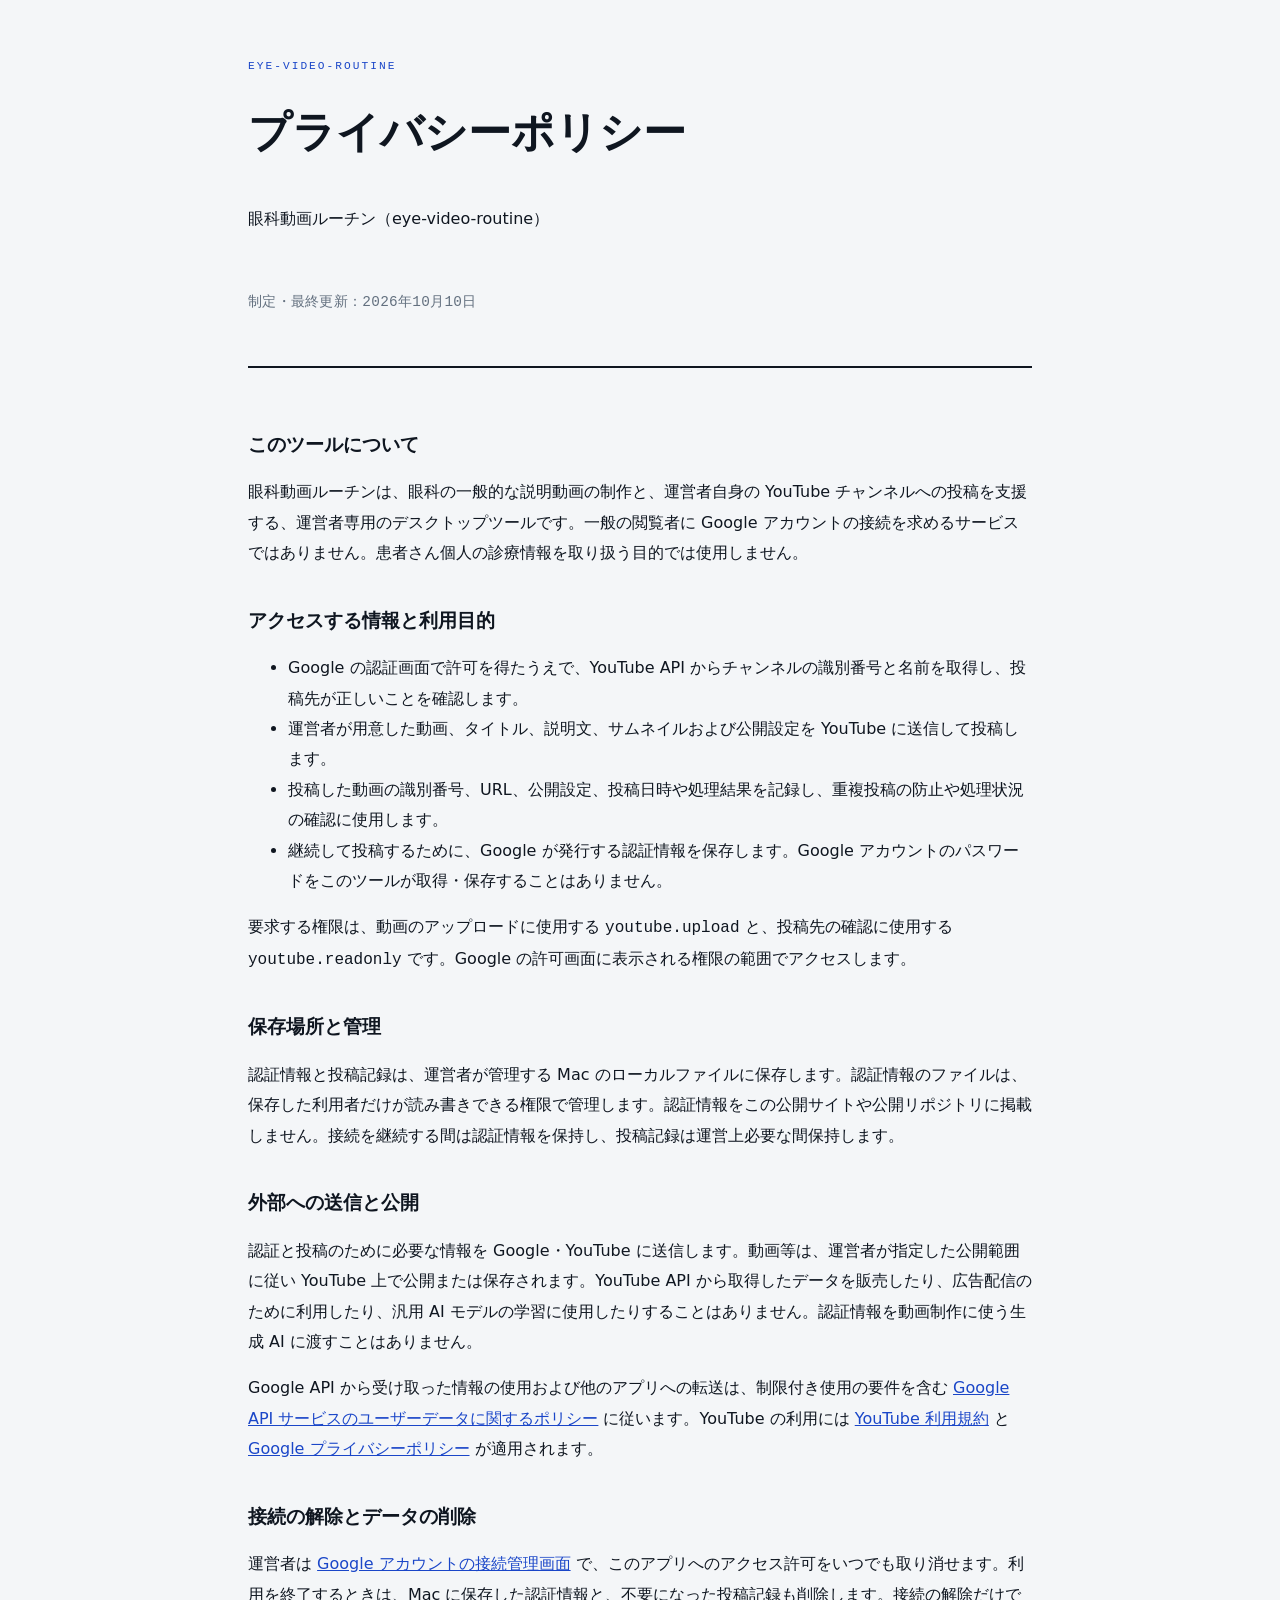
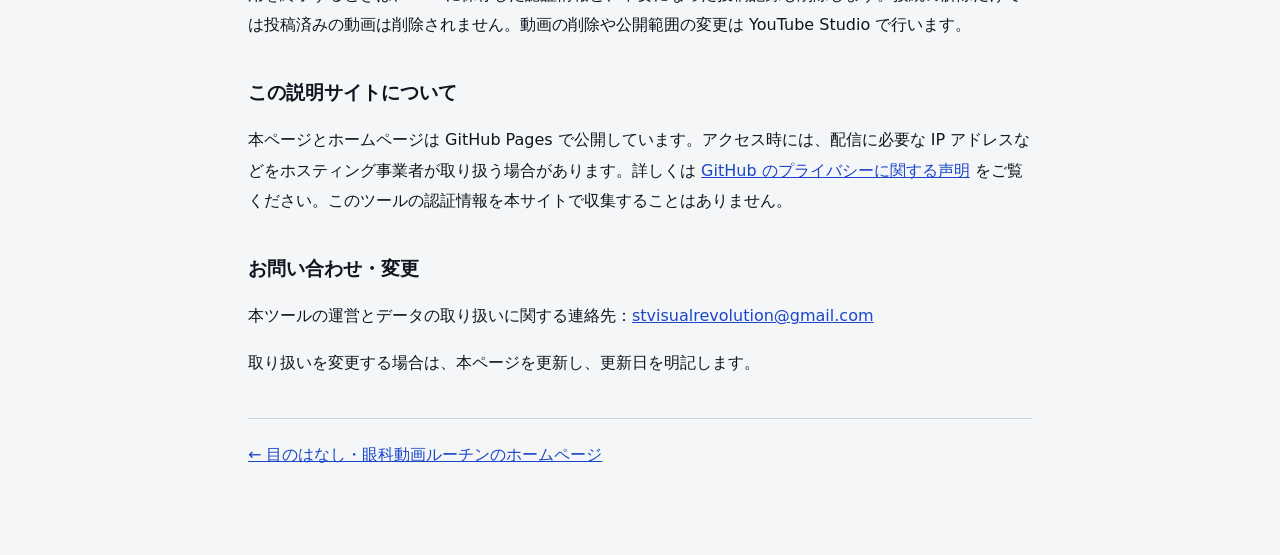
<file: eye/privacy.html>
<!DOCTYPE html>
<html lang="ja">
<head>
<meta charset="utf-8">
<meta name="viewport" content="width=device-width, initial-scale=1">
<title>プライバシーポリシー — eye-video-routine（眼科動画ルーチン）</title>
<meta name="description" content="運営者専用の動画制作・YouTube 投稿ツール eye-video-routine のデータの取り扱いについて。">
<meta name="color-scheme" content="light dark">
<link rel="stylesheet" href="../assets/article.css">
<style>
.wrap{max-width:52rem}main{padding-top:1.5rem}h1{font-size:clamp(1.8rem,5vw,2.7rem);line-height:1.45;margin:0}h2{font-size:1.2rem;margin:2.2rem 0 .7rem}p,li{line-height:1.9}a{color:var(--cobalt);overflow-wrap:anywhere}footer{border-top:1px solid var(--rule);margin-top:2.5rem;padding-top:1.4rem}.date{color:var(--slate);font-size:.9rem}code{overflow-wrap:anywhere}
</style>
</head>
<body><div class="wrap">
<header class="page-head">
<p class="eyebrow">eye-video-routine</p>
<h1>プライバシーポリシー</h1>
<p>眼科動画ルーチン（eye-video-routine）</p>
<p class="date">制定・最終更新：2026年10月10日</p>
</header>
<main>
<h2>このツールについて</h2>
<p>眼科動画ルーチンは、眼科の一般的な説明動画の制作と、運営者自身の YouTube チャンネルへの投稿を支援する、運営者専用のデスクトップツールです。一般の閲覧者に Google アカウントの接続を求めるサービスではありません。患者さん個人の診療情報を取り扱う目的では使用しません。</p>
<h2>アクセスする情報と利用目的</h2>
<ul>
<li>Google の認証画面で許可を得たうえで、YouTube API からチャンネルの識別番号と名前を取得し、投稿先が正しいことを確認します。</li>
<li>運営者が用意した動画、タイトル、説明文、サムネイルおよび公開設定を YouTube に送信して投稿します。</li>
<li>投稿した動画の識別番号、URL、公開設定、投稿日時や処理結果を記録し、重複投稿の防止や処理状況の確認に使用します。</li>
<li>継続して投稿するために、Google が発行する認証情報を保存します。Google アカウントのパスワードをこのツールが取得・保存することはありません。</li>
</ul>
<p>要求する権限は、動画のアップロードに使用する <code>youtube.upload</code> と、投稿先の確認に使用する <code>youtube.readonly</code> です。Google の許可画面に表示される権限の範囲でアクセスします。</p>
<h2>保存場所と管理</h2>
<p>認証情報と投稿記録は、運営者が管理する Mac のローカルファイルに保存します。認証情報のファイルは、保存した利用者だけが読み書きできる権限で管理します。認証情報をこの公開サイトや公開リポジトリに掲載しません。接続を継続する間は認証情報を保持し、投稿記録は運営上必要な間保持します。</p>
<h2>外部への送信と公開</h2>
<p>認証と投稿のために必要な情報を Google・YouTube に送信します。動画等は、運営者が指定した公開範囲に従い YouTube 上で公開または保存されます。YouTube API から取得したデータを販売したり、広告配信のために利用したり、汎用 AI モデルの学習に使用したりすることはありません。認証情報を動画制作に使う生成 AI に渡すことはありません。</p>
<p>Google API から受け取った情報の使用および他のアプリへの転送は、制限付き使用の要件を含む <a href="https://developers.google.com/terms/api-services-user-data-policy">Google API サービスのユーザーデータに関するポリシー</a> に従います。YouTube の利用には <a href="https://www.youtube.com/t/terms">YouTube 利用規約</a> と <a href="https://policies.google.com/privacy">Google プライバシーポリシー</a> が適用されます。</p>
<h2>接続の解除とデータの削除</h2>
<p>運営者は <a href="https://myaccount.google.com/connections">Google アカウントの接続管理画面</a> で、このアプリへのアクセス許可をいつでも取り消せます。利用を終了するときは、Mac に保存した認証情報と、不要になった投稿記録も削除します。接続の解除だけでは投稿済みの動画は削除されません。動画の削除や公開範囲の変更は YouTube Studio で行います。</p>
<h2>この説明サイトについて</h2>
<p>本ページとホームページは GitHub Pages で公開しています。アクセス時には、配信に必要な IP アドレスなどをホスティング事業者が取り扱う場合があります。詳しくは <a href="https://docs.github.com/ja/site-policy/privacy-policies/github-general-privacy-statement">GitHub のプライバシーに関する声明</a> をご覧ください。このツールの認証情報を本サイトで収集することはありません。</p>
<h2>お問い合わせ・変更</h2>
<p>本ツールの運営とデータの取り扱いに関する連絡先：<a href="mailto:stvisualrevolution@gmail.com">stvisualrevolution@gmail.com</a></p>
<p>取り扱いを変更する場合は、本ページを更新し、更新日を明記します。</p>
</main>
<footer><a href="./">← 目のはなし・眼科動画ルーチンのホームページ</a></footer>
</div></body></html>
</file>
<file: assets/article.css>
/* ─────────────────────────────────────────────
   記事まわり共通スタイル / Articles
   medical-ai portfolio

   このファイルは articles.html と articles/ 配下の
   記事ページが共通で読み込みます。
   デザイントークン（色・字体・余白）は index.html と同じ値。
   ※ index.html 側の <style> は独立しているので、
     ここを直しても既存ページの見た目は変わりません。
   ───────────────────────────────────────────── */

/* ── デザイントークン ─────────────────────── */

:root {
  --ground:      #F4F6F8;
  --ground-sub:  #E9EDF1;
  --ink:         #0F1620;
  --ink-soft:    #3C4654;
  --slate:       #63707F;
  --rule:        #C9D2DB;
  --rule-soft:   #DDE4EA;
  --cobalt:      #1A46C8;
  --cobalt-soft: #E4EAFA;
  --fluor:       #7A9410;
  --amber:       #A56A00;

  --f-display: "Hiragino Mincho ProN", "Yu Mincho", "YuMincho", "Songti SC", serif;
  --f-body:    "Hiragino Sans", "Yu Gothic", "YuGothic", system-ui, -apple-system, sans-serif;
  --f-data:    ui-monospace, "SF Mono", "Menlo", "Consolas", monospace;

  --s1: .25rem;  --s2: .5rem;   --s3: .75rem;  --s4: 1rem;
  --s5: 1.5rem;  --s6: 2.25rem; --s7: 3.5rem;  --s8: 5.5rem;

  --measure: 34rem;
  /* 長文を読ませる本文の横幅上限。1行が長すぎると行を見失うため */
  --measure-read: 38rem;
}

/* 端末の設定がダークのとき（利用者がボタンで選んでいない場合） */
@media (prefers-color-scheme: dark) {
  :root {
    --ground:      #0C1219;
    --ground-sub:  #131C26;
    --ink:         #E7EDF3;
    --ink-soft:    #B4C0CD;
    --slate:       #8593A2;
    --rule:        #27333F;
    --rule-soft:   #1B242E;
    --cobalt:      #7D9CFF;
    --cobalt-soft: #16233F;
    --fluor:       #B9D93F;
    --amber:       #D9A03C;
  }
}

/* ◐ THEME ボタンで明示的に選ばれたとき（端末の設定より優先） */
:root[data-theme="dark"] {
  --ground:      #0C1219;
  --ground-sub:  #131C26;
  --ink:         #E7EDF3;
  --ink-soft:    #B4C0CD;
  --slate:       #8593A2;
  --rule:        #27333F;
  --rule-soft:   #1B242E;
  --cobalt:      #7D9CFF;
  --cobalt-soft: #16233F;
  --fluor:       #B9D93F;
  --amber:       #D9A03C;
}

:root[data-theme="light"] {
  --ground:      #F4F6F8;
  --ground-sub:  #E9EDF1;
  --ink:         #0F1620;
  --ink-soft:    #3C4654;
  --slate:       #63707F;
  --rule:        #C9D2DB;
  --rule-soft:   #DDE4EA;
  --cobalt:      #1A46C8;
  --cobalt-soft: #E4EAFA;
  --fluor:       #7A9410;
  --amber:       #A56A00;
}

/* ── 土台 ─────────────────────────────────── */

*, *::before, *::after { box-sizing: border-box; }

body {
  margin: 0;
  background: var(--ground);
  color: var(--ink);
  font-family: var(--f-body);
  font-size: 16px;
  line-height: 1.75;
  -webkit-font-smoothing: antialiased;
  font-feature-settings: "palt" 1;
  /* ページ全体が横に流れないための保険 */
  overflow-x: hidden;
}

img, svg { max-width: 100%; }
button { font: inherit; color: inherit; }

.wrap {
  max-width: 62rem;
  margin: 0 auto;
  padding: 0 var(--s5) var(--s8);
}

/* ── ページ頭（index.html の masthead と同じ組み） ── */

.topline {
  display: flex;
  align-items: center;
  justify-content: space-between;
  flex-wrap: wrap;
  gap: var(--s3) var(--s4);
}

.top-actions { display: flex; flex-wrap: wrap; gap: var(--s3); flex-shrink: 0; }

.theme-toggle, .back-link {
  flex-shrink: 0;
  background: var(--ground);
  border: 1px solid var(--rule);
  color: var(--ink-soft);
  font-family: var(--f-data);
  font-size: .68rem;
  letter-spacing: .1em;
  padding: .4rem .7rem;
  cursor: pointer;
  text-decoration: none;
  display: inline-flex;
  align-items: center;
  transition: border-color .15s, color .15s, background .15s;
}
.theme-toggle:hover, .back-link:hover { border-color: var(--cobalt); color: var(--cobalt); }
.theme-toggle:focus-visible, .back-link:focus-visible { outline: 2px solid var(--cobalt); outline-offset: 2px; }

.theme-toggle.cta, .back-link.cta { border-color: var(--cobalt); color: var(--cobalt); }
.theme-toggle.cta:hover, .back-link.cta:hover { background: var(--cobalt); color: var(--ground); }

.eyebrow {
  font-family: var(--f-data);
  font-size: .7rem;
  letter-spacing: .18em;
  text-transform: uppercase;
  color: var(--cobalt);
  margin: 0;
}

.page-head {
  display: flex;
  flex-direction: column;
  gap: var(--s5);
  padding: var(--s7) 0 var(--s6);
  border-bottom: 2px solid var(--ink);
}

.page-title {
  font-family: var(--f-display);
  font-size: clamp(1.9rem, 5vw, 2.9rem);
  font-weight: 600;
  letter-spacing: .04em;
  line-height: 1.15;
  margin: 0;
  text-wrap: balance;
}

.page-lede {
  font-size: .95rem;
  line-height: 1.9;
  color: var(--ink-soft);
  margin: 0;
  max-width: 44rem;
}

/* ── 絞り込み ─────────────────────────────── */

.filters {
  display: flex;
  flex-wrap: wrap;
  gap: var(--s2);
  align-items: center;
  padding: var(--s5) 0;
  border-bottom: 1px solid var(--rule);
  position: sticky;
  top: 0;
  background: var(--ground);
  z-index: 5;
}

.filters-label {
  font-family: var(--f-data);
  font-size: .68rem;
  letter-spacing: .12em;
  text-transform: uppercase;
  color: var(--slate);
  margin-right: var(--s2);
}

.chip {
  font-family: var(--f-body);
  font-size: .82rem;
  color: var(--ink-soft);
  background: transparent;
  border: 1px solid var(--rule);
  padding: var(--s1) var(--s3);
  cursor: pointer;
  transition: border-color .15s, color .15s, background .15s;
}

.chip:hover { border-color: var(--cobalt); color: var(--cobalt); }
.chip:focus-visible { outline: 2px solid var(--cobalt); outline-offset: 2px; }
.chip[aria-pressed="true"] {
  background: var(--cobalt);
  border-color: var(--cobalt);
  color: var(--ground);
}

/* ── 記事一覧 ─────────────────────────────── */

.section-head {
  display: flex;
  align-items: baseline;
  gap: var(--s3);
  padding: var(--s7) 0 var(--s4);
}

.section-head h2 {
  font-family: var(--f-display);
  font-size: 1.3rem;
  font-weight: 600;
  letter-spacing: .08em;
  margin: 0;
}

.section-head .count {
  font-family: var(--f-data);
  font-size: .72rem;
  font-variant-numeric: tabular-nums;
  color: var(--slate);
}

.section-head .fill {
  flex: 1;
  height: 1px;
  background: var(--rule);
}

.entry {
  display: grid;
  grid-template-columns: 7.5rem 1fr;
  gap: 0 var(--s5);
  padding: var(--s5) 0;
  border-bottom: 1px solid var(--rule-soft);
  transition: background .15s;
}

.entry:hover { background: var(--ground-sub); }

.entry-meta {
  display: flex;
  flex-direction: column;
  gap: var(--s2);
  padding-top: 4px;
}

.date {
  font-family: var(--f-data);
  font-size: .72rem;
  font-variant-numeric: tabular-nums;
  color: var(--slate);
  letter-spacing: .02em;
}

/* 分類の印。一覧でも記事ページでも同じ見た目にする */
.cat {
  align-self: flex-start;
  font-family: var(--f-data);
  font-size: .66rem;
  letter-spacing: .06em;
  color: var(--cobalt);
  border: 1px solid var(--cobalt);
  border-radius: 999px;
  padding: .18em .8em;
  white-space: nowrap;
}

.entry-body {
  display: flex;
  flex-direction: column;
  gap: var(--s3);
  min-width: 0;
}

.entry-title {
  font-family: var(--f-display);
  font-size: 1.22rem;
  font-weight: 600;
  line-height: 1.4;
  margin: 0;
  letter-spacing: .02em;
}

.entry-sum {
  font-size: .92rem;
  line-height: 1.85;
  color: var(--ink-soft);
  margin: 0;
  max-width: 42rem;
}

.entry-link {
  display: inline-flex;
  align-items: center;
  gap: .4em;
  font-family: var(--f-data);
  font-size: .72rem;
  letter-spacing: .03em;
  color: var(--cobalt);
  text-decoration: none;
  border-bottom: 1px solid var(--rule);
  padding-bottom: 1px;
  align-self: flex-start;
  transition: border-color .15s;
}
.entry-link:hover { border-color: var(--cobalt); }
.entry-link:focus-visible { outline: 2px solid var(--cobalt); outline-offset: 2px; }
.entry-link .arrow { font-size: .85em; }

/* 絞り込んだ結果が0件のときだけ出る案内 */
.empty-note {
  font-size: .88rem;
  color: var(--slate);
  padding: var(--s6) 0;
  margin: 0;
  border-bottom: 1px solid var(--rule-soft);
}

/* ── 記事ページ本体 ───────────────────────── */

.crumb {
  display: inline-flex;
  align-items: center;
  gap: .4em;
  font-family: var(--f-data);
  font-size: .72rem;
  letter-spacing: .06em;
  color: var(--slate);
  text-decoration: none;
  padding: var(--s6) 0 0;
  transition: color .15s;
}
.crumb:hover { color: var(--cobalt); }
.crumb:focus-visible { outline: 2px solid var(--cobalt); outline-offset: 2px; }

.article-head {
  display: flex;
  flex-direction: column;
  gap: var(--s4);
  padding: var(--s4) 0 var(--s6);
  border-bottom: 2px solid var(--ink);
  max-width: 46rem;
}

.article-head h1 {
  font-family: var(--f-display);
  font-size: clamp(1.75rem, 4.6vw, 2.6rem);
  font-weight: 600;
  letter-spacing: .03em;
  line-height: 1.3;
  margin: 0;
  text-wrap: balance;
}

.article-meta {
  display: flex;
  flex-wrap: wrap;
  align-items: center;
  gap: var(--s3) var(--s4);
}

/* 記事の導入文（リード）。本文より少し大きく */
.article-lede {
  font-size: 1.02rem;
  line-height: 1.95;
  color: var(--ink-soft);
  margin: 0;
  max-width: var(--measure-read);
}

/* 本文。ここから下が読み物としての組み */
.article-body {
  max-width: var(--measure-read);
  font-size: 17px;
  line-height: 2;
  color: var(--ink);
  padding: var(--s6) 0 var(--s7);
}

.article-body > * { max-width: 100%; }

.article-body h2 {
  font-family: var(--f-display);
  font-size: 1.4rem;
  font-weight: 600;
  letter-spacing: .04em;
  line-height: 1.5;
  color: var(--ink);
  margin: var(--s7) 0 var(--s4);
  padding-bottom: var(--s2);
  border-bottom: 1px solid var(--rule);
}

.article-body h3 {
  font-family: var(--f-display);
  font-size: 1.13rem;
  font-weight: 600;
  letter-spacing: .03em;
  line-height: 1.6;
  color: var(--ink);
  margin: var(--s6) 0 var(--s3);
}

/* 見出しが本文のいちばん上に来たときだけ余白を詰める */
.article-body > :first-child { margin-top: 0; }

.article-body p {
  margin: 0 0 var(--s5);
}

.article-body ul,
.article-body ol {
  margin: 0 0 var(--s5);
  padding-left: 1.4em;
}

.article-body li { margin-bottom: var(--s2); }
.article-body li:last-child { margin-bottom: 0; }

.article-body strong {
  font-weight: 600;
  color: var(--ink);
  background: linear-gradient(transparent 62%, var(--cobalt-soft) 62%);
}

.article-body em {
  font-style: normal;
  color: var(--cobalt);
}

.article-body a {
  color: var(--cobalt);
  text-decoration: none;
  border-bottom: 1px solid var(--rule);
  transition: border-color .15s;
}
.article-body a:hover { border-bottom-color: var(--cobalt); }
.article-body a:focus-visible { outline: 2px solid var(--cobalt); outline-offset: 2px; }

.article-body blockquote {
  margin: 0 0 var(--s5);
  padding: var(--s3) 0 var(--s3) var(--s5);
  border-left: 3px solid var(--cobalt);
  color: var(--ink-soft);
  font-size: .96rem;
  line-height: 1.95;
}
.article-body blockquote p:last-child { margin-bottom: 0; }

.article-body hr {
  border: 0;
  border-top: 1px solid var(--rule);
  margin: var(--s7) 0;
}

.article-body figure {
  margin: 0 0 var(--s5);
}

.article-body figcaption {
  font-size: .8rem;
  line-height: 1.8;
  color: var(--slate);
  margin-top: var(--s2);
}

/* 注釈。本文より一段小さく、色を落とす */
.article-body .note-small,
.article-body small {
  display: block;
  font-size: .82rem;
  line-height: 1.85;
  color: var(--slate);
  margin: 0 0 var(--s5);
}

/* 補足の囲み。注意書きや「ここが大事」に使う */
.callout {
  background: var(--ground-sub);
  border-left: 3px solid var(--cobalt);
  padding: var(--s4) var(--s5);
  margin: 0 0 var(--s5);
  font-size: .94rem;
  line-height: 1.9;
  color: var(--ink-soft);
}
.callout p:last-child { margin-bottom: 0; }
.callout .callout-title {
  display: block;
  font-family: var(--f-data);
  font-size: .68rem;
  letter-spacing: .12em;
  text-transform: uppercase;
  color: var(--cobalt);
  margin-bottom: var(--s2);
}

/* 表。狭い画面では、この枠の中だけを横にスクロールさせる。
   （ページ全体が横に流れないように） */
.table-scroll {
  overflow-x: auto;
  -webkit-overflow-scrolling: touch;
  margin: 0 0 var(--s5);
  border-bottom: 1px solid var(--rule-soft);
}

.article-body table {
  border-collapse: collapse;
  width: 100%;
  min-width: 28rem;
  font-size: .9rem;
  line-height: 1.7;
}

.article-body th,
.article-body td {
  text-align: left;
  vertical-align: top;
  padding: var(--s3) var(--s4) var(--s3) 0;
  border-bottom: 1px solid var(--rule-soft);
}

.article-body thead th {
  font-family: var(--f-data);
  font-size: .7rem;
  letter-spacing: .08em;
  text-transform: uppercase;
  color: var(--slate);
  font-weight: 400;
  border-bottom: 1px solid var(--rule);
  white-space: nowrap;
}

.article-body tbody tr:last-child th,
.article-body tbody tr:last-child td { border-bottom: 0; }

/* 参考文献 */
.refs {
  max-width: var(--measure-read);
  padding: var(--s5) 0 0;
  border-top: 1px solid var(--rule);
}

.refs h2 {
  font-family: var(--f-display);
  font-size: 1.05rem;
  font-weight: 600;
  letter-spacing: .06em;
  margin: 0 0 var(--s3);
}

.refs ol {
  margin: 0;
  padding-left: 1.4em;
  font-size: .84rem;
  line-height: 1.9;
  color: var(--slate);
}

.refs li { margin-bottom: var(--s2); }

.refs a {
  color: var(--ink-soft);
  text-decoration: none;
  border-bottom: 1px solid var(--rule);
}
.refs a:hover { color: var(--cobalt); border-bottom-color: var(--cobalt); }
.refs a:focus-visible { outline: 2px solid var(--cobalt); outline-offset: 2px; }

/* ── ページの締め ─────────────────────────── */

.note {
  margin-top: var(--s7);
  padding: var(--s5) 0 0;
  border-top: 2px solid var(--ink);
  display: flex;
  flex-direction: column;
  gap: var(--s3);
  align-items: flex-start;
}

.note p {
  font-size: .86rem;
  line-height: 1.9;
  color: var(--slate);
  margin: 0;
  max-width: 44rem;
}

/* ── 狭い画面 ─────────────────────────────── */

@media (max-width: 40rem) {
  .entry { grid-template-columns: 1fr; gap: var(--s3); }
  .entry-meta { flex-direction: row; align-items: center; gap: var(--s3); padding-top: 0; }
  .filters { position: static; }
  .article-body { font-size: 16.5px; line-height: 1.95; }
  .article-body blockquote { padding-left: var(--s4); }
  .callout { padding: var(--s4); }
}

@media (prefers-reduced-motion: reduce) {
  * { transition: none !important; animation: none !important; }
}
</file>
<file: eye/eye.css>
/* ─────────────────────────────────────────────
   眼科の入口ページ（eye/index.html）だけで使う追加の見た目

   土台は ../assets/article.css（色・字体・余白の決まり）。
   ここには、このページにしかない部品だけを書く。
   色はすべて article.css の変数（--cobalt など）を使うので、
   ライト／ダークの切り替えにそのまま追従する。
   ───────────────────────────────────────────── */

/* ── 道しるべ（トップ › 眼科） ───────────────── */

.trail {
  display: flex;
  flex-wrap: wrap;
  align-items: center;
  gap: .2em .5em;
  margin: 0;
  padding: 0;
  list-style: none;
  font-family: var(--f-data);
  font-size: .72rem;
  letter-spacing: .06em;
  color: var(--slate);
}
.trail li { display: inline-flex; align-items: center; gap: .5em; min-width: 0; }
.trail li + li::before { content: "›"; color: var(--rule); }
.trail a { color: var(--slate); text-decoration: none; transition: color .15s; }
.trail a:hover { color: var(--cobalt); }
.trail a:focus-visible { outline: 2px solid var(--cobalt); outline-offset: 2px; }
.trail [aria-current] { color: var(--ink-soft); }

/* ── 記事のカード ───────────────────────────── */

.eye-cards {
  display: grid;
  grid-template-columns: repeat(auto-fill, minmax(min(100%, 19rem), 1fr));
  gap: var(--s5);
  padding: 0 0 var(--s6);
}

.eye-card {
  display: flex;
  flex-direction: column;
  gap: var(--s3);
  min-width: 0;
  padding: var(--s5);
  border: 1px solid var(--rule);
  background: var(--ground);
  transition: border-color .15s, background .15s;
}
.eye-card:hover { border-color: var(--cobalt); background: var(--ground-sub); }

.eye-card .card-meta {
  display: flex;
  flex-wrap: wrap;
  align-items: center;
  gap: var(--s2) var(--s3);
}

.eye-card h3 {
  font-family: var(--f-display);
  font-size: 1.2rem;
  font-weight: 600;
  line-height: 1.45;
  letter-spacing: .02em;
  margin: 0;
}

.eye-card p {
  font-size: .9rem;
  line-height: 1.85;
  color: var(--ink-soft);
  margin: 0;
  flex: 1;
}

.eye-card .entry-link { margin-top: var(--s2); }

/* ── 狭い画面 ─────────────────────────────── */

@media (max-width: 40rem) {
  .eye-card { padding: var(--s4); }
}
</file>
